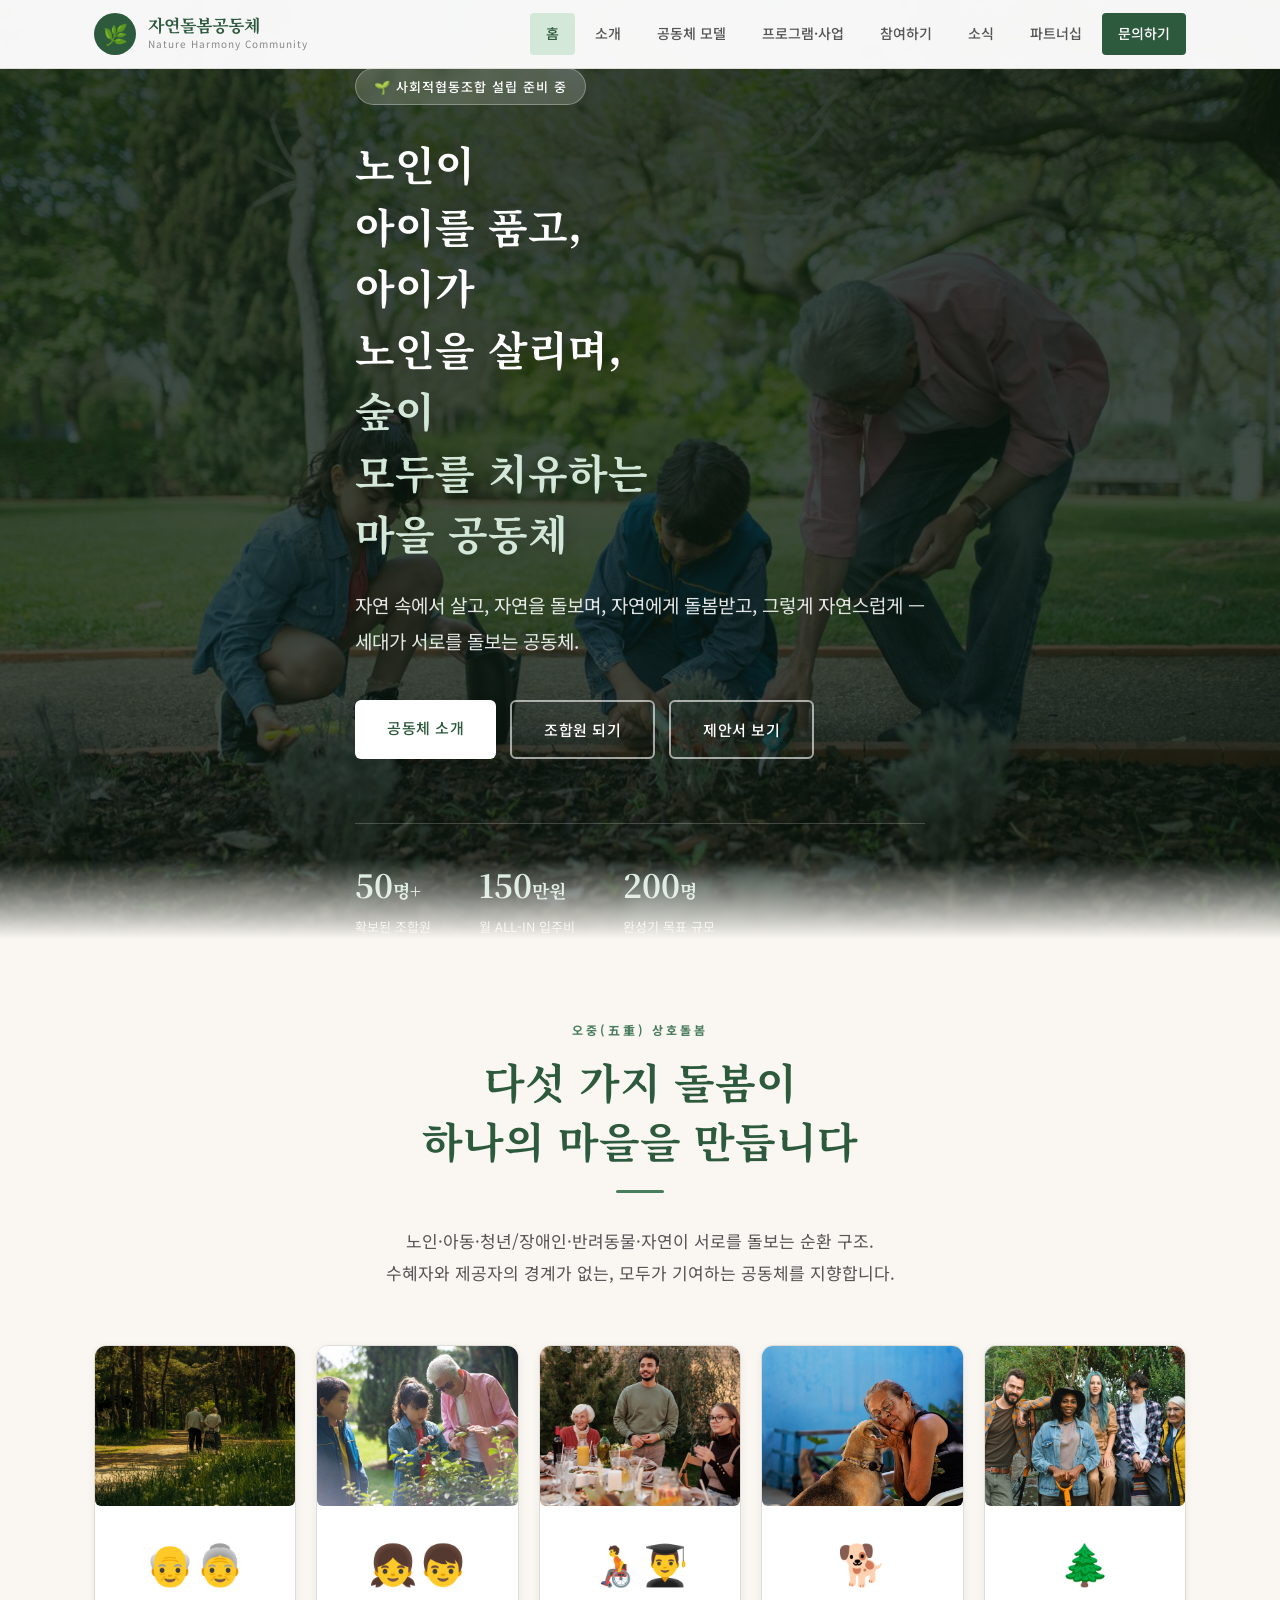
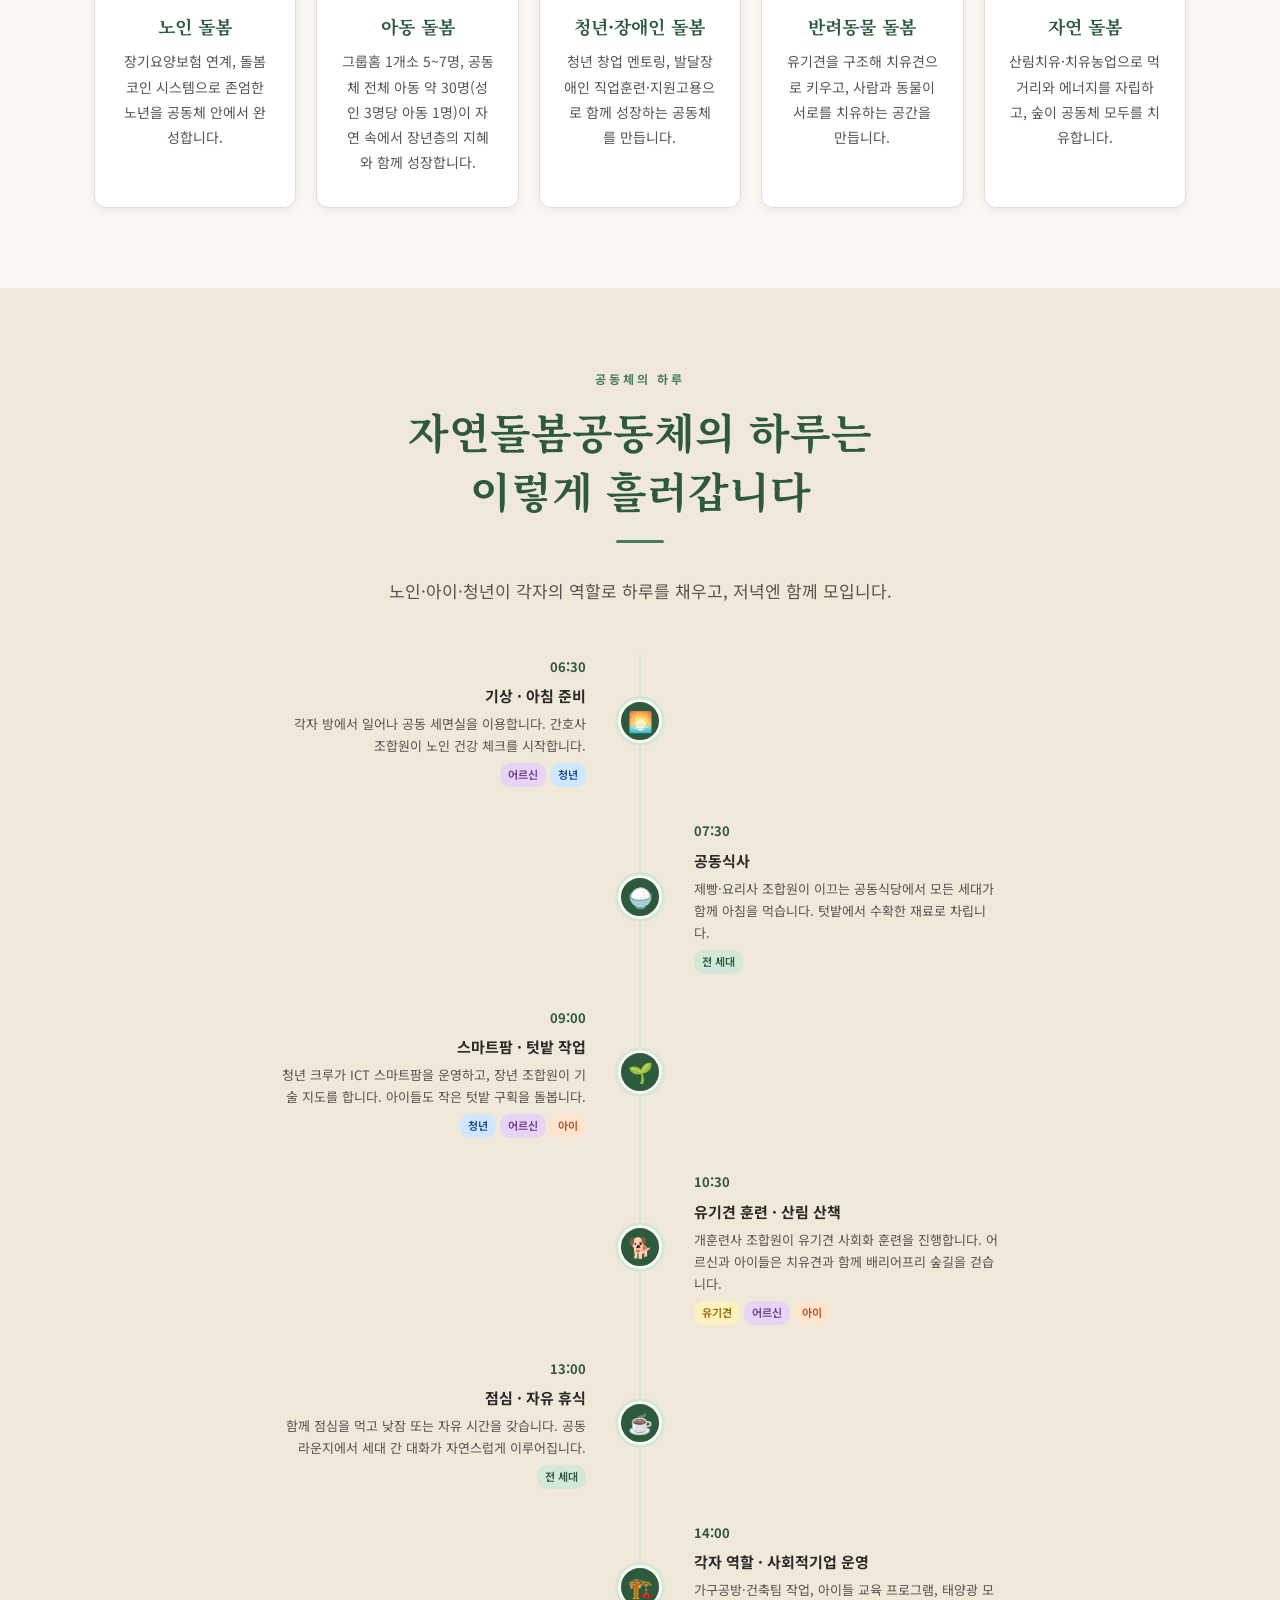
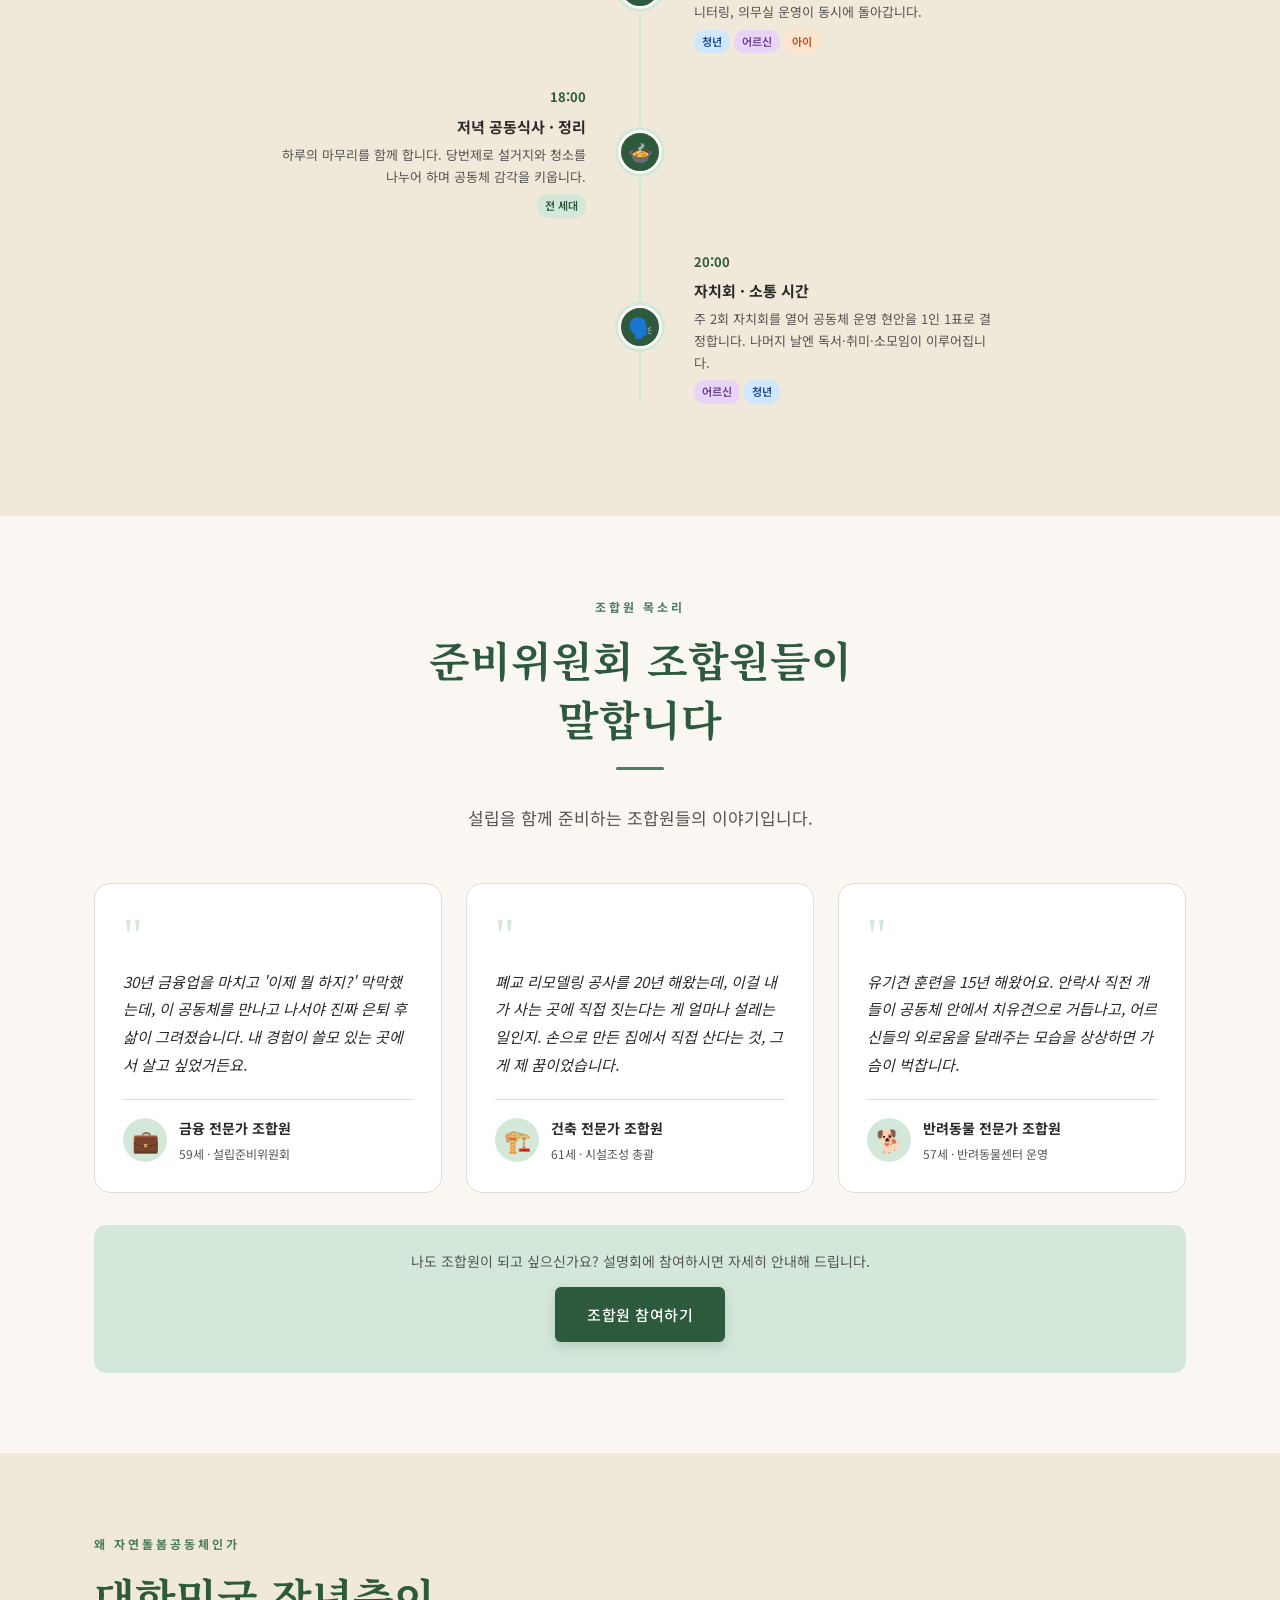
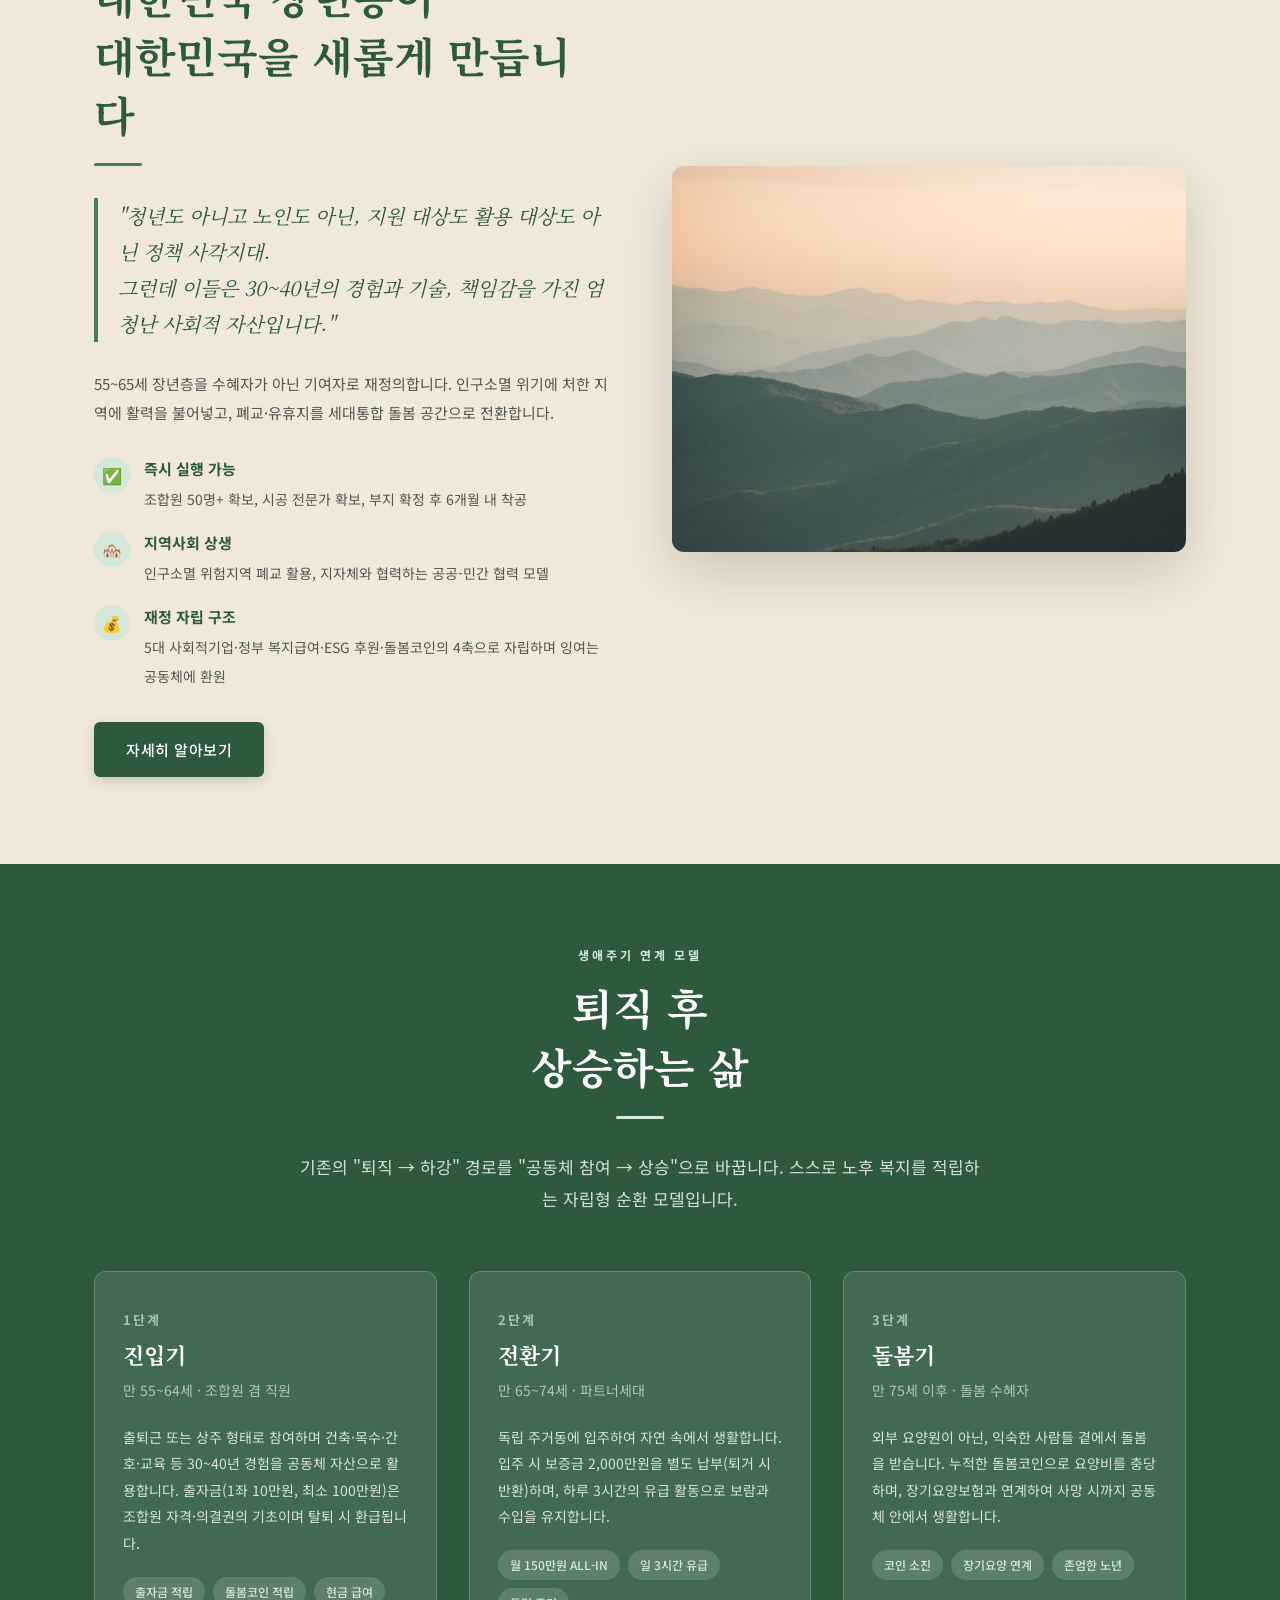
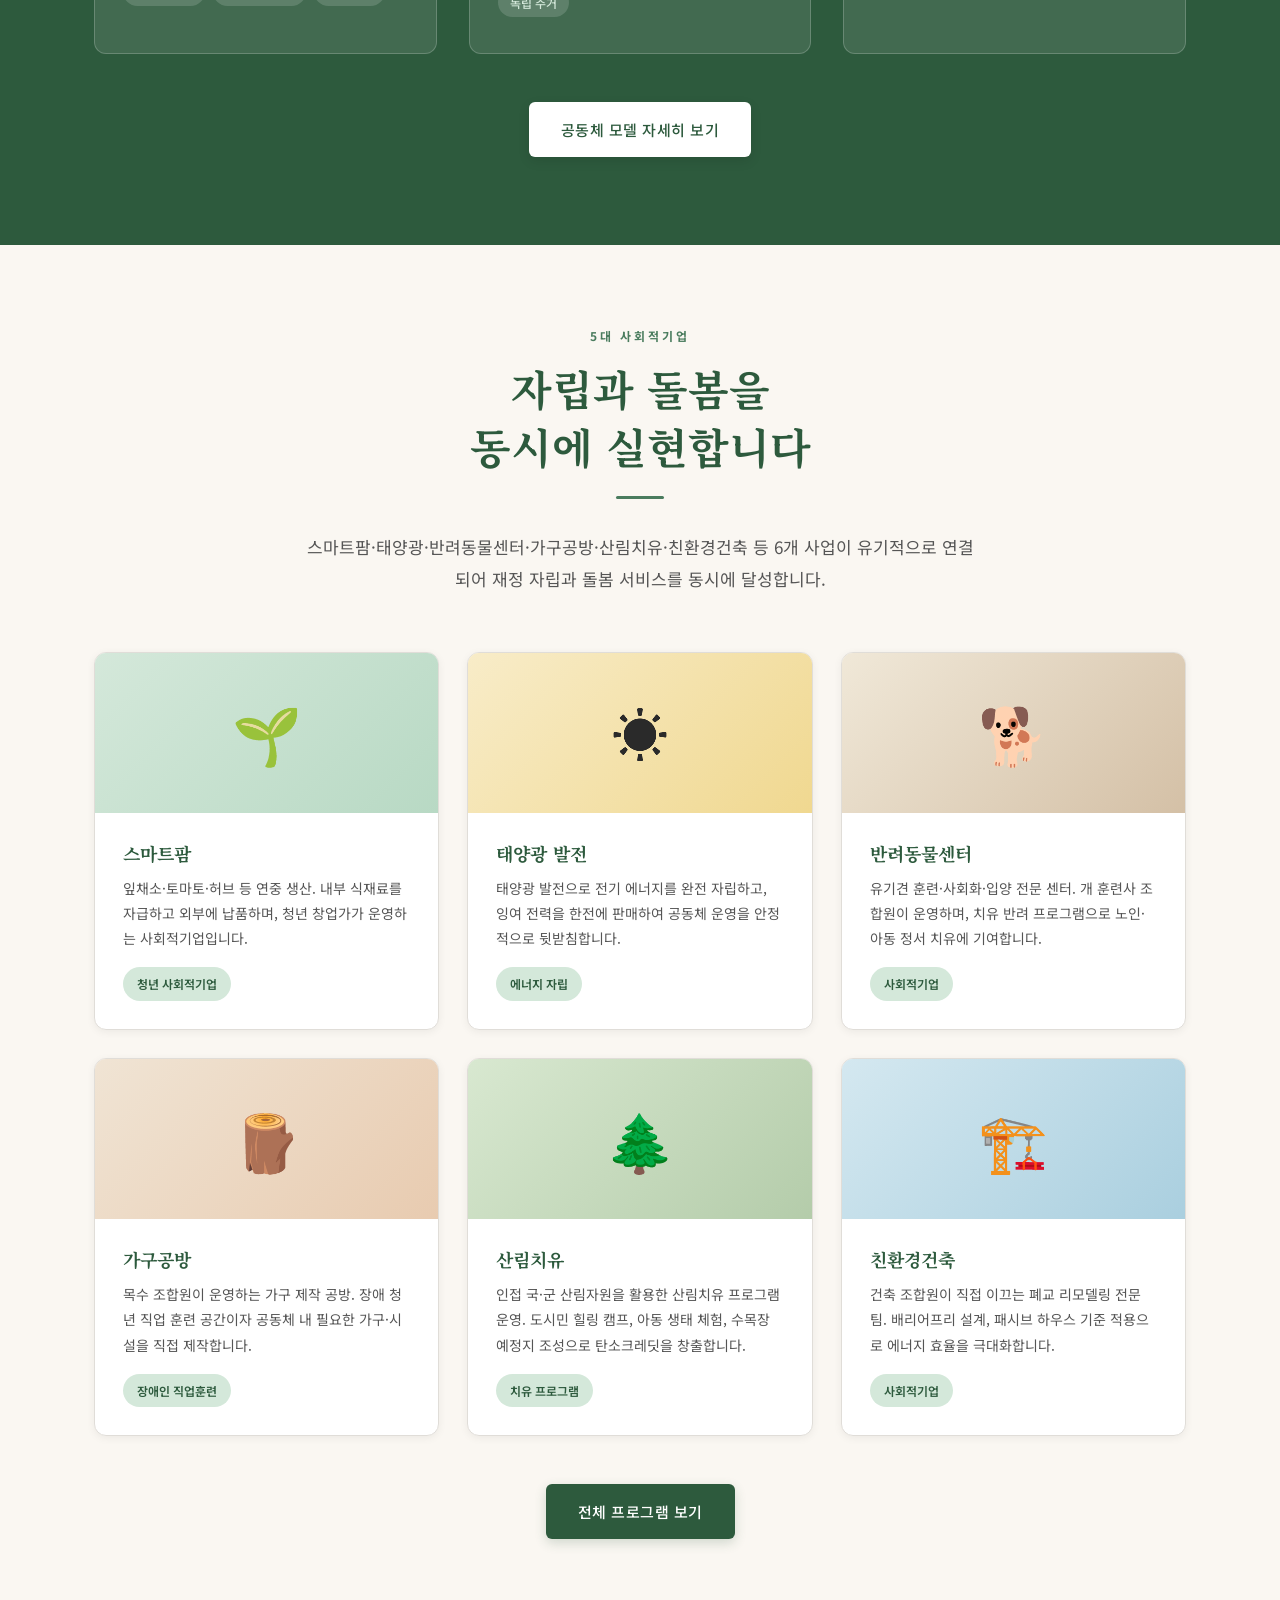
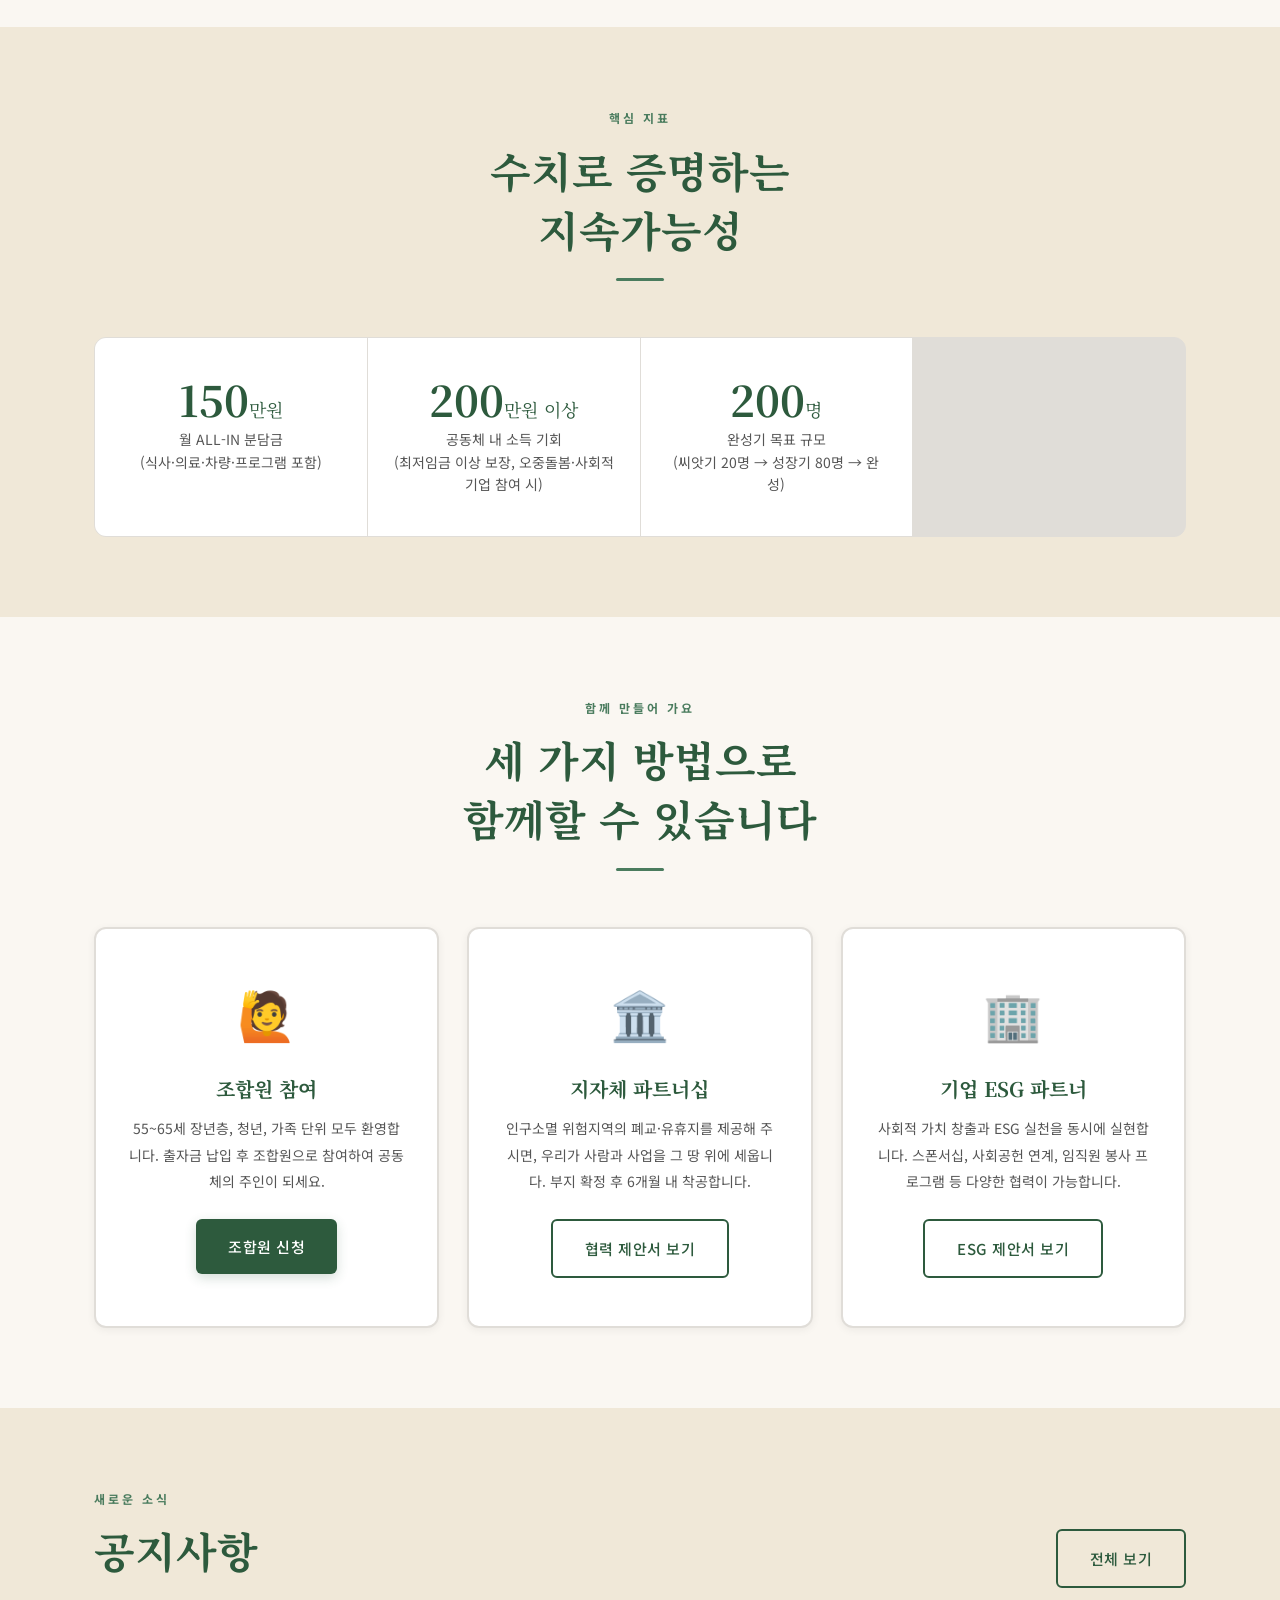
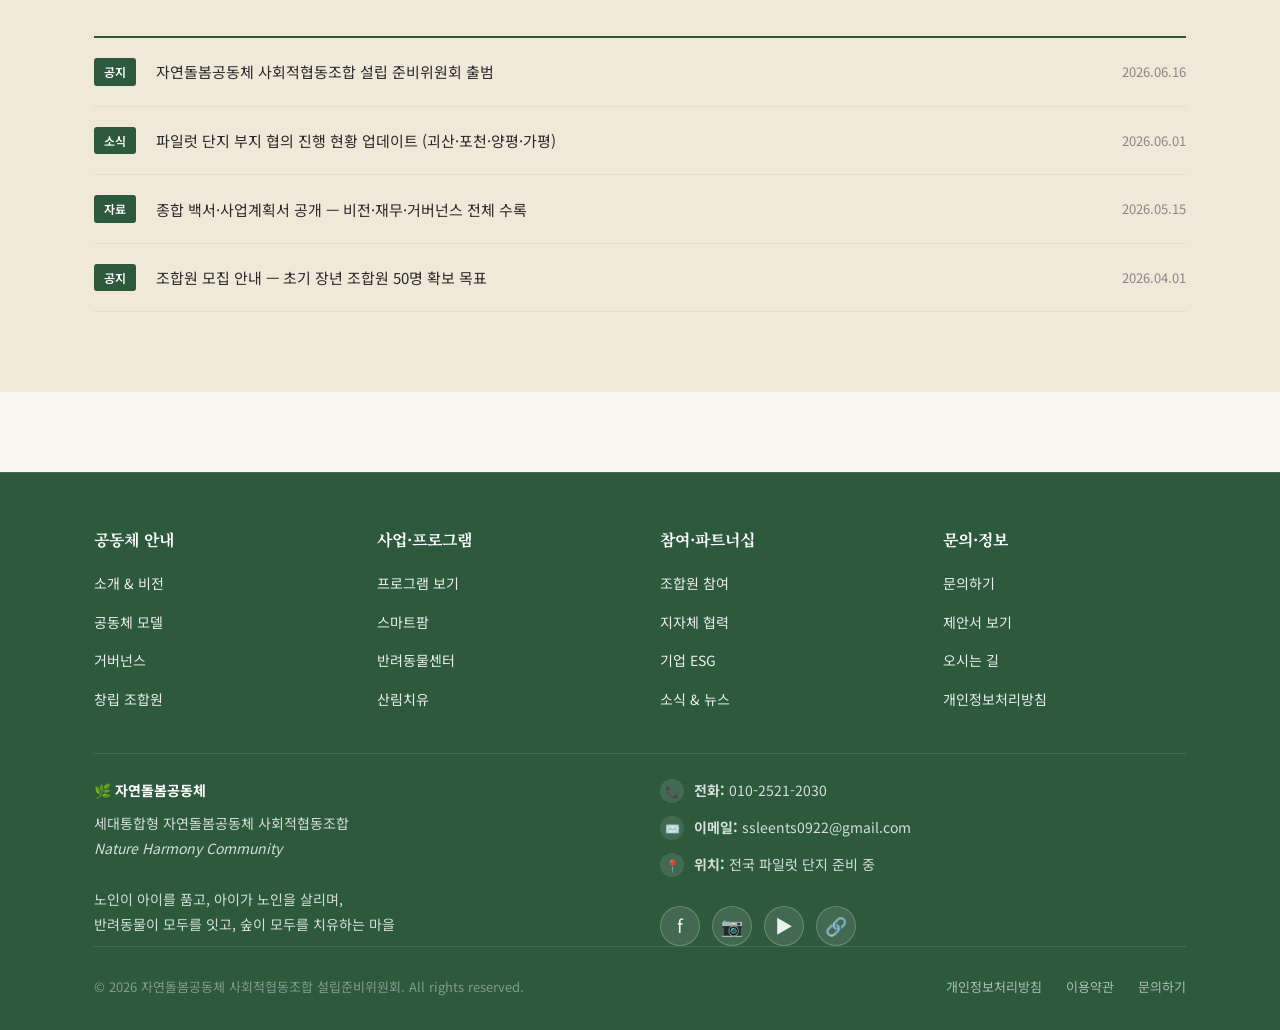
<file: index.html>
﻿<!DOCTYPE html>
<html lang="ko">
<head>
  <meta charset="UTF-8">
  <meta name="viewport" content="width=device-width, initial-scale=1.0">
  <title>자연돌봄공동체 — 세대통합형 자연돌봄공동체 사회적협동조합</title>
  <meta name="description" content="55~65세 장년층이 만드는 새로운 대한민국. 폐교·유휴지를 활용한 세대통합형 자연돌봄공동체 사회적협동조합입니다.">
  <link rel="stylesheet" href="style.css">
  <link rel="manifest" href="manifest.json">
  <meta name="theme-color" content="#2d5a3d">
  <meta name="apple-mobile-web-app-capable" content="yes">
  <meta name="apple-mobile-web-app-status-bar-style" content="black-translucent">
  <meta name="apple-mobile-web-app-title" content="자연돌봄공동체">
  <link rel="apple-touch-icon" href="images/icon-192.png">
</head>
<body>

<!-- ===== 네비게이션 ===== -->
<nav id="navbar">
  <div class="container">
    <div class="nav-inner">
      <a href="index.html" class="nav-logo">
        <div class="nav-logo-icon">🌿</div>
        <div class="nav-logo-text">
          <span class="nav-logo-main">자연돌봄공동체</span>
          <span class="nav-logo-sub">Nature Harmony Community</span>
        </div>
      </a>
      <ul class="nav-menu" id="navMenu">
        <li><a href="index.html" class="active">홈</a></li>
        <li><a href="about.html">소개</a></li>
        <li><a href="community.html">공동체 모델</a></li>
        <li><a href="programs.html">프로그램·사업</a></li>
        <li><a href="join.html">참여하기</a></li>
        <li><a href="news.html">소식</a></li>
        <li><a href="proposals.html">파트너십</a></li>
        <li><a href="contact.html" class="nav-cta">문의하기</a></li>
      </ul>
      <button class="nav-toggle" id="navToggle" aria-label="메뉴">
        <span></span><span></span><span></span>
      </button>
    </div>
  </div>
</nav>

<!-- ===== 히어로 ===== -->
<section id="hero">
  <div class="container">
    <div class="hero-inner">
    <div class="hero-content">
      <div class="hero-badge">🌱 사회적협동조합 설립 준비 중</div>
      <h1 class="hero-title">
        노인이<br>
        아이를 품고,<br>
        아이가<br>
        노인을 살리며,<br>
        <em>숲이<br>
        모두를 치유하는<br>
        마을 공동체</em>
      </h1>
      <p class="hero-desc">
        자연 속에서 살고, 자연을 돌보며, 자연에게 돌봄받고, 그렇게 자연스럽게 —<br>
        세대가 서로를 돌보는 공동체.
      </p>
      <div class="hero-buttons">
        <a href="about.html" class="btn btn-white">공동체 소개</a>
        <a href="join.html" class="btn btn-outline" style="color:white;border-color:rgba(255,255,255,0.6)">조합원 되기</a>
        <a href="proposals.html" class="btn btn-outline" style="color:white;border-color:rgba(255,255,255,0.6)">제안서 보기</a>
      </div>
      <div class="hero-stats">
        <div>
          <div class="hero-stat-num">50<span style="font-size:18px">명+</span></div>
          <div class="hero-stat-label">확보된 조합원</div>
        </div>
        <div>
          <div class="hero-stat-num">150<span style="font-size:18px">만원</span></div>
          <div class="hero-stat-label">월 ALL-IN 입주비</div>
        </div>
        <div>
          <div class="hero-stat-num">200<span style="font-size:18px">명</span></div>
          <div class="hero-stat-label">완성기 목표 규모</div>
        </div>
      </div>
    </div>


    </div><!-- /hero-inner -->
  </div>
</section>

<!-- ===== 5대(오중) 돌봄 비전 ===== -->
<section class="section">
  <div class="container">
    <div class="text-center fade-in">
      <div class="section-label">오중(五重) 상호돌봄</div>
      <h2 class="section-title">다섯 가지 돌봄이<br>하나의 마을을 만듭니다</h2>
      <div class="divider divider-center"></div>
      <p class="section-subtitle">
        노인·아동·청년/장애인·반려동물·자연이 서로를 돌보는 순환 구조.<br>
        수혜자와 제공자의 경계가 없는, 모두가 기여하는 공동체를 지향합니다.
      </p>
    </div>
    <div class="vision-grid">
      <div class="vision-card fade-in stagger-1">
        <div class="vision-card-img"><img src="images/forest-walk.jpg" alt="노인 부부 숲길 산책"></div>
        <div class="vision-icon">👴👵</div>
        <h3>노인 돌봄</h3>
        <p>장기요양보험 연계, 돌봄코인 시스템으로 존엄한 노년을 공동체 안에서 완성합니다.</p>
      </div>
      <div class="vision-card fade-in stagger-2">
        <div class="vision-card-img"><img src="images/garden-teach.jpg" alt="할아버지가 아이들에게 가드닝 지도"></div>
        <div class="vision-icon">👧👦</div>
        <h3>아동 돌봄</h3>
        <p>그룹홈 1개소 5~7명, 공동체 전체 아동 약 30명(성인 3명당 아동 1명)이 자연 속에서 장년층의 지혜와 함께 성장합니다.</p>
      </div>
      <div class="vision-card fade-in stagger-3">
        <div class="vision-card-img"><img src="images/community-meal.jpg" alt="청년과 어르신이 함께하는 모습"></div>
        <div class="vision-icon">🧑‍🦽👨‍🎓</div>
        <h3>청년·장애인 돌봄</h3>
        <p>청년 창업 멘토링, 발달장애인 직업훈련·지원고용으로 함께 성장하는 공동체를 만듭니다.</p>
      </div>
      <div class="vision-card fade-in stagger-4">
        <div class="vision-card-img"><img src="images/dog-therapy.jpg" alt="노인과 반려견의 교감"></div>
        <div class="vision-icon">🐕</div>
        <h3>반려동물 돌봄</h3>
        <p>유기견을 구조해 치유견으로 키우고, 사람과 동물이 서로를 치유하는 공간을 만듭니다.</p>
      </div>
      <div class="vision-card fade-in stagger-5">
        <div class="vision-card-img"><img src="images/farm-community.jpg" alt="공동체 농장에서 함께하는 모습"></div>
        <div class="vision-icon">🌲</div>
        <h3>자연 돌봄</h3>
        <p>산림치유·치유농업으로 먹거리와 에너지를 자립하고, 숲이 공동체 모두를 치유합니다.</p>
      </div>
    </div>
  </div>
</section>

<!-- ===== 하루 일과 타임라인 ===== -->
<section class="section section-alt">
  <div class="container">
    <div class="text-center fade-in">
      <div class="section-label">공동체의 하루</div>
      <h2 class="section-title">자연돌봄공동체의 하루는<br>이렇게 흘러갑니다</h2>
      <div class="divider divider-center"></div>
      <p class="section-subtitle">노인·아이·청년이 각자의 역할로 하루를 채우고, 저녁엔 함께 모입니다.</p>
    </div>
    <div style="position:relative;max-width:720px;margin:48px auto 0;">
      <!-- 세로선 -->
      <div style="position:absolute;left:50%;top:0;bottom:0;width:2px;background:var(--green-pale);transform:translateX(-50%);"></div>
      <style>
        .tl-item { display:grid; grid-template-columns:1fr 60px 1fr; gap:0; align-items:center; margin-bottom:32px; }
        .tl-left { text-align:right; padding-right:24px; }
        .tl-right { padding-left:24px; }
        .tl-dot { width:44px;height:44px;border-radius:50%;background:var(--green-deep);display:flex;align-items:center;justify-content:center;font-size:20px;margin:0 auto;border:3px solid var(--cream);box-shadow:0 0 0 3px var(--green-pale);z-index:1;position:relative; }
        .tl-time { font-size:13px;font-weight:700;color:var(--green-deep);margin-bottom:4px; }
        .tl-title { font-size:15px;font-weight:700;color:var(--text-dark);margin-bottom:4px; }
        .tl-desc { font-size:13px;color:var(--text-mid);line-height:1.7; }
        .tl-who { display:inline-flex;gap:4px;flex-wrap:wrap;margin-top:6px; }
        .tl-tag { font-size:11px;padding:2px 8px;border-radius:10px;font-weight:600; }
        .tl-tag.elder { background:#e8d5f5;color:#6a3a8a; }
        .tl-tag.child { background:#ffe4d0;color:#c04a20; }
        .tl-tag.youth { background:#d0e8ff;color:#1a4a8a; }
        .tl-tag.dog { background:#fff0c0;color:#8a6a00; }
        .tl-tag.all { background:var(--green-pale);color:var(--green-deep); }
        @media(max-width:640px){
          .tl-item{grid-template-columns:1fr;gap:8px;margin-bottom:24px;}
          .tl-left{text-align:left;padding-right:0;padding-left:56px;}
          .tl-right{padding-left:56px;}
          .tl-dot{position:absolute;left:0;width:36px;height:36px;font-size:16px;}
          .tl-item{position:relative;padding-left:0;}
        }
      </style>

      <div class="tl-item fade-in">
        <div class="tl-left">
          <div class="tl-time">06:30</div>
          <div class="tl-title">기상 · 아침 준비</div>
          <div class="tl-desc">각자 방에서 일어나 공동 세면실을 이용합니다. 간호사 조합원이 노인 건강 체크를 시작합니다.</div>
          <div class="tl-who"><span class="tl-tag elder">어르신</span><span class="tl-tag youth">청년</span></div>
        </div>
        <div class="tl-dot">🌅</div>
        <div class="tl-right"></div>
      </div>

      <div class="tl-item fade-in">
        <div class="tl-left"></div>
        <div class="tl-dot">🍚</div>
        <div class="tl-right">
          <div class="tl-time">07:30</div>
          <div class="tl-title">공동식사</div>
          <div class="tl-desc">제빵·요리사 조합원이 이끄는 공동식당에서 모든 세대가 함께 아침을 먹습니다. 텃밭에서 수확한 재료로 차립니다.</div>
          <div class="tl-who"><span class="tl-tag all">전 세대</span></div>
        </div>
      </div>

      <div class="tl-item fade-in">
        <div class="tl-left">
          <div class="tl-time">09:00</div>
          <div class="tl-title">스마트팜 · 텃밭 작업</div>
          <div class="tl-desc">청년 크루가 ICT 스마트팜을 운영하고, 장년 조합원이 기술 지도를 합니다. 아이들도 작은 텃밭 구획을 돌봅니다.</div>
          <div class="tl-who"><span class="tl-tag youth">청년</span><span class="tl-tag elder">어르신</span><span class="tl-tag child">아이</span></div>
        </div>
        <div class="tl-dot">🌱</div>
        <div class="tl-right"></div>
      </div>

      <div class="tl-item fade-in">
        <div class="tl-left"></div>
        <div class="tl-dot">🐕</div>
        <div class="tl-right">
          <div class="tl-time">10:30</div>
          <div class="tl-title">유기견 훈련 · 산림 산책</div>
          <div class="tl-desc">개훈련사 조합원이 유기견 사회화 훈련을 진행합니다. 어르신과 아이들은 치유견과 함께 배리어프리 숲길을 걷습니다.</div>
          <div class="tl-who"><span class="tl-tag dog">유기견</span><span class="tl-tag elder">어르신</span><span class="tl-tag child">아이</span></div>
        </div>
      </div>

      <div class="tl-item fade-in">
        <div class="tl-left">
          <div class="tl-time">13:00</div>
          <div class="tl-title">점심 · 자유 휴식</div>
          <div class="tl-desc">함께 점심을 먹고 낮잠 또는 자유 시간을 갖습니다. 공동 라운지에서 세대 간 대화가 자연스럽게 이루어집니다.</div>
          <div class="tl-who"><span class="tl-tag all">전 세대</span></div>
        </div>
        <div class="tl-dot">☕</div>
        <div class="tl-right"></div>
      </div>

      <div class="tl-item fade-in">
        <div class="tl-left"></div>
        <div class="tl-dot">🏗️</div>
        <div class="tl-right">
          <div class="tl-time">14:00</div>
          <div class="tl-title">각자 역할 · 사회적기업 운영</div>
          <div class="tl-desc">가구공방·건축팀 작업, 아이들 교육 프로그램, 태양광 모니터링, 의무실 운영이 동시에 돌아갑니다.</div>
          <div class="tl-who"><span class="tl-tag youth">청년</span><span class="tl-tag elder">어르신</span><span class="tl-tag child">아이</span></div>
        </div>
      </div>

      <div class="tl-item fade-in">
        <div class="tl-left">
          <div class="tl-time">18:00</div>
          <div class="tl-title">저녁 공동식사 · 정리</div>
          <div class="tl-desc">하루의 마무리를 함께 합니다. 당번제로 설거지와 청소를 나누어 하며 공동체 감각을 키웁니다.</div>
          <div class="tl-who"><span class="tl-tag all">전 세대</span></div>
        </div>
        <div class="tl-dot">🍲</div>
        <div class="tl-right"></div>
      </div>

      <div class="tl-item fade-in">
        <div class="tl-left"></div>
        <div class="tl-dot">🗣️</div>
        <div class="tl-right">
          <div class="tl-time">20:00</div>
          <div class="tl-title">자치회 · 소통 시간</div>
          <div class="tl-desc">주 2회 자치회를 열어 공동체 운영 현안을 1인 1표로 결정합니다. 나머지 날엔 독서·취미·소모임이 이루어집니다.</div>
          <div class="tl-who"><span class="tl-tag elder">어르신</span><span class="tl-tag youth">청년</span></div>
        </div>
      </div>

    </div>
  </div>
</section>

<!-- ===== 조합원 목소리 ===== -->
<section class="section">
  <div class="container">
    <div class="text-center fade-in">
      <div class="section-label">조합원 목소리</div>
      <h2 class="section-title">준비위원회 조합원들이<br>말합니다</h2>
      <div class="divider divider-center"></div>
      <p class="section-subtitle">설립을 함께 준비하는 조합원들의 이야기입니다.</p>
    </div>
    <div style="display:grid;grid-template-columns:repeat(3,1fr);gap:24px;margin-top:48px;">
      <style>
        .voice-card{background:var(--white);border:1px solid var(--border);border-radius:16px;padding:28px;position:relative;}
        .voice-quote{font-size:48px;color:var(--green-pale);line-height:1;margin-bottom:8px;font-family:serif;}
        .voice-text{font-size:15px;color:var(--text-dark);line-height:1.85;margin-bottom:20px;font-style:italic;}
        .voice-author{display:flex;align-items:center;gap:12px;border-top:1px solid var(--border);padding-top:16px;}
        .voice-avatar{width:44px;height:44px;border-radius:50%;background:var(--green-pale);display:flex;align-items:center;justify-content:center;font-size:22px;flex-shrink:0;}
        .voice-name{font-size:14px;font-weight:700;color:var(--text-dark);}
        .voice-role{font-size:12px;color:var(--text-mid);margin-top:2px;}
        @media(max-width:768px){.voice-card+.voice-card+.voice-card{display:none;}}
        @media(max-width:560px){div[style*="repeat(3,1fr)"]{grid-template-columns:1fr!important;}}
      </style>
      <div class="voice-card fade-in stagger-1">
        <div class="voice-quote">"</div>
        <p class="voice-text">30년 금융업을 마치고 '이제 뭘 하지?' 막막했는데, 이 공동체를 만나고 나서야 진짜 은퇴 후 삶이 그려졌습니다. 내 경험이 쓸모 있는 곳에서 살고 싶었거든요.</p>
        <div class="voice-author">
          <div class="voice-avatar">💼</div>
          <div>
            <div class="voice-name">금융 전문가 조합원</div>
            <div class="voice-role">59세 · 설립준비위원회</div>
          </div>
        </div>
      </div>
      <div class="voice-card fade-in stagger-2">
        <div class="voice-quote">"</div>
        <p class="voice-text">폐교 리모델링 공사를 20년 해왔는데, 이걸 내가 사는 곳에 직접 짓는다는 게 얼마나 설레는 일인지. 손으로 만든 집에서 직접 산다는 것, 그게 제 꿈이었습니다.</p>
        <div class="voice-author">
          <div class="voice-avatar">🏗️</div>
          <div>
            <div class="voice-name">건축 전문가 조합원</div>
            <div class="voice-role">61세 · 시설조성 총괄</div>
          </div>
        </div>
      </div>
      <div class="voice-card fade-in stagger-3">
        <div class="voice-quote">"</div>
        <p class="voice-text">유기견 훈련을 15년 해왔어요. 안락사 직전 개들이 공동체 안에서 치유견으로 거듭나고, 어르신들의 외로움을 달래주는 모습을 상상하면 가슴이 벅찹니다.</p>
        <div class="voice-author">
          <div class="voice-avatar">🐕</div>
          <div>
            <div class="voice-name">반려동물 전문가 조합원</div>
            <div class="voice-role">57세 · 반려동물센터 운영</div>
          </div>
        </div>
      </div>
    </div>
    <div style="margin-top:32px;text-align:center;padding:24px;background:var(--green-pale);border-radius:12px;">
      <p style="font-size:14px;color:var(--text-mid);margin-bottom:12px;">나도 조합원이 되고 싶으신가요? 설명회에 참여하시면 자세히 안내해 드립니다.</p>
      <a href="join.html" class="btn btn-primary">조합원 참여하기</a>
    </div>
  </div>
</section>

<!-- ===== 소개 ===== -->
<section class="section section-alt">
  <div class="container">
    <div class="intro-grid">
      <div class="fade-in">
        <div class="section-label">왜 자연돌봄공동체인가</div>
        <h2 class="section-title">대한민국 장년층이<br>대한민국을 새롭게 만듭니다</h2>
        <div class="divider"></div>
        <blockquote class="intro-quote">
          "청년도 아니고 노인도 아닌, 지원 대상도 활용 대상도 아닌 정책 사각지대.<br>
          그런데 이들은 30~40년의 경험과 기술, 책임감을 가진 엄청난 사회적 자산입니다."
        </blockquote>
        <p style="color:var(--text-mid);font-size:15px;line-height:1.9;margin-bottom:24px;">
          55~65세 장년층을 수혜자가 아닌 기여자로 재정의합니다.
          인구소멸 위기에 처한 지역에 활력을 불어넣고,
          폐교·유휴지를 세대통합 돌봄 공간으로 전환합니다.
        </p>
        <div class="intro-features">
          <div class="intro-feature">
            <div class="intro-feature-icon">✅</div>
            <div class="intro-feature-text">
              <strong>즉시 실행 가능</strong>
              <span>조합원 50명+ 확보, 시공 전문가 확보, 부지 확정 후 6개월 내 착공</span>
            </div>
          </div>
          <div class="intro-feature">
            <div class="intro-feature-icon">🏘️</div>
            <div class="intro-feature-text">
              <strong>지역사회 상생</strong>
              <span>인구소멸 위험지역 폐교 활용, 지자체와 협력하는 공공-민간 협력 모델</span>
            </div>
          </div>
          <div class="intro-feature">
            <div class="intro-feature-icon">💰</div>
            <div class="intro-feature-text">
              <strong>재정 자립 구조</strong>
              <span>5대 사회적기업·정부 복지급여·ESG 후원·돌봄코인의 4축으로 자립하며 잉여는 공동체에 환원</span>
            </div>
          </div>
        </div>
        <div style="margin-top:32px;">
          <a href="about.html" class="btn btn-primary">자세히 알아보기</a>
        </div>
      </div>
      <div class="fade-in stagger-2">
        <div class="intro-image">
          <img src="images/community.jpg" alt="자연돌봄공동체" onerror="this.style.display='none'">
          <span style="display:none" id="fallback-img">🏡</span>
        </div>
        <script>
          document.querySelector('.intro-image img').addEventListener('error', function(){
            this.style.display='none';
            document.getElementById('fallback-img').style.display='block';
          });
        </script>
      </div>
    </div>
  </div>
</section>

<!-- ===== 생애주기 3단계 ===== -->
<section class="section section-green">
  <div class="container">
    <div class="text-center fade-in">
      <div class="section-label">생애주기 연계 모델</div>
      <h2 class="section-title">퇴직 후<br>상승하는 삶</h2>
      <div class="divider divider-center" style="background:var(--green-pale)"></div>
      <p class="section-subtitle">
        기존의 "퇴직 → 하강" 경로를 "공동체 참여 → 상승"으로 바꿉니다.
        스스로 노후 복지를 적립하는 자립형 순환 모델입니다.
      </p>
    </div>
    <div class="lifecycle-grid">
      <div class="lifecycle-card fade-in stagger-1">
        <div class="lifecycle-step">1단계</div>
        <h3>진입기</h3>
        <div class="lifecycle-age">만 55~64세 · 조합원 겸 직원</div>
        <p>출퇴근 또는 상주 형태로 참여하며 건축·목수·간호·교육 등 30~40년 경험을 공동체 자산으로 활용합니다. 출자금(1좌 10만원, 최소 100만원)은 조합원 자격·의결권의 기초이며 탈퇴 시 환급됩니다.</p>
        <div class="lifecycle-tags">
          <span class="lifecycle-tag">출자금 적립</span>
          <span class="lifecycle-tag">돌봄코인 적립</span>
          <span class="lifecycle-tag">현금 급여</span>
        </div>
      </div>
      <div class="lifecycle-card fade-in stagger-2">
        <div class="lifecycle-step">2단계</div>
        <h3>전환기</h3>
        <div class="lifecycle-age">만 65~74세 · 파트너세대</div>
        <p>독립 주거동에 입주하여 자연 속에서 생활합니다. 입주 시 보증금 2,000만원을 별도 납부(퇴거 시 반환)하며, 하루 3시간의 유급 활동으로 보람과 수입을 유지합니다.</p>
        <div class="lifecycle-tags">
          <span class="lifecycle-tag">월 150만원 ALL-IN</span>
          <span class="lifecycle-tag">일 3시간 유급</span>
          <span class="lifecycle-tag">독립 주거</span>
        </div>
      </div>
      <div class="lifecycle-card fade-in stagger-3">
        <div class="lifecycle-step">3단계</div>
        <h3>돌봄기</h3>
        <div class="lifecycle-age">만 75세 이후 · 돌봄 수혜자</div>
        <p>외부 요양원이 아닌, 익숙한 사람들 곁에서 돌봄을 받습니다. 누적한 돌봄코인으로 요양비를 충당하며, 장기요양보험과 연계하여 사망 시까지 공동체 안에서 생활합니다.</p>
        <div class="lifecycle-tags">
          <span class="lifecycle-tag">코인 소진</span>
          <span class="lifecycle-tag">장기요양 연계</span>
          <span class="lifecycle-tag">존엄한 노년</span>
        </div>
      </div>
    </div>
    <div class="text-center" style="margin-top:48px;">
      <a href="community.html" class="btn btn-white">공동체 모델 자세히 보기</a>
    </div>
  </div>
</section>

<!-- ===== 핵심 사업 프로그램 ===== -->
<section class="section">
  <div class="container">
    <div class="text-center fade-in">
      <div class="section-label">5대 사회적기업</div>
      <h2 class="section-title">자립과 돌봄을<br>동시에 실현합니다</h2>
      <div class="divider divider-center"></div>
      <p class="section-subtitle">
        스마트팜·태양광·반려동물센터·가구공방·산림치유·친환경건축 등
        6개 사업이 유기적으로 연결되어 재정 자립과 돌봄 서비스를 동시에 달성합니다.
      </p>
    </div>
    <div class="programs-grid">
      <div class="program-card fade-in stagger-1">
        <div class="program-card-header green">🌱</div>
        <div class="program-card-body">
          <h3>스마트팜</h3>
          <p>잎채소·토마토·허브 등 연중 생산. 내부 식재료를 자급하고 외부에 납품하며, 청년 창업가가 운영하는 사회적기업입니다.</p>
          <span class="program-badge">청년 사회적기업</span>
        </div>
      </div>
      <div class="program-card fade-in stagger-2">
        <div class="program-card-header sun">☀️</div>
        <div class="program-card-body">
          <h3>태양광 발전</h3>
          <p>태양광 발전으로 전기 에너지를 완전 자립하고, 잉여 전력을 한전에 판매하여 공동체 운영을 안정적으로 뒷받침합니다.</p>
          <span class="program-badge">에너지 자립</span>
        </div>
      </div>
      <div class="program-card fade-in stagger-3">
        <div class="program-card-header earth">🐕</div>
        <div class="program-card-body">
          <h3>반려동물센터</h3>
          <p>유기견 훈련·사회화·입양 전문 센터. 개 훈련사 조합원이 운영하며, 치유 반려 프로그램으로 노인·아동 정서 치유에 기여합니다.</p>
          <span class="program-badge">사회적기업</span>
        </div>
      </div>
      <div class="program-card fade-in stagger-1">
        <div class="program-card-header warm">🪵</div>
        <div class="program-card-body">
          <h3>가구공방</h3>
          <p>목수 조합원이 운영하는 가구 제작 공방. 장애 청년 직업 훈련 공간이자 공동체 내 필요한 가구·시설을 직접 제작합니다.</p>
          <span class="program-badge">장애인 직업훈련</span>
        </div>
      </div>
      <div class="program-card fade-in stagger-2">
        <div class="program-card-header forest">🌲</div>
        <div class="program-card-body">
          <h3>산림치유</h3>
          <p>인접 국·군 산림자원을 활용한 산림치유 프로그램 운영. 도시민 힐링 캠프, 아동 생태 체험, 수목장 예정지 조성으로 탄소크레딧을 창출합니다.</p>
          <span class="program-badge">치유 프로그램</span>
        </div>
      </div>
      <div class="program-card fade-in stagger-3">
        <div class="program-card-header blue">🏗️</div>
        <div class="program-card-body">
          <h3>친환경건축</h3>
          <p>건축 조합원이 직접 이끄는 폐교 리모델링 전문 팀. 배리어프리 설계, 패시브 하우스 기준 적용으로 에너지 효율을 극대화합니다.</p>
          <span class="program-badge">사회적기업</span>
        </div>
      </div>
    </div>
    <div class="text-center" style="margin-top:48px;">
      <a href="programs.html" class="btn btn-primary">전체 프로그램 보기</a>
    </div>
  </div>
</section>

<!-- ===== 핵심 수치 ===== -->
<section class="section section-alt">
  <div class="container">
    <div class="text-center fade-in">
      <div class="section-label">핵심 지표</div>
      <h2 class="section-title">수치로 증명하는<br>지속가능성</h2>
      <div class="divider divider-center"></div>
    </div>
    <div class="stats-grid fade-in">
      <div class="stat-item">
        <div class="stat-num">150<span class="stat-unit">만원</span></div>
        <div class="stat-label">월 ALL-IN 분담금<br>(식사·의료·차량·프로그램 포함)</div>
      </div>
      <div class="stat-item">
        <div class="stat-num">200<span class="stat-unit">만원 이상</span></div>
        <div class="stat-label">공동체 내 소득 기회<br>(최저임금 이상 보장, 오중돌봄·사회적기업 참여 시)</div>
      </div>
      <div class="stat-item">
        <div class="stat-num">200<span class="stat-unit">명</span></div>
        <div class="stat-label">완성기 목표 규모<br>(씨앗기 20명 → 성장기 80명 → 완성)</div>
      </div>
    </div>
  </div>
</section>

<!-- ===== 참여 안내 ===== -->
<section class="section">
  <div class="container">
    <div class="text-center fade-in">
      <div class="section-label">함께 만들어 가요</div>
      <h2 class="section-title">세 가지 방법으로<br>함께할 수 있습니다</h2>
      <div class="divider divider-center"></div>
    </div>
    <div class="join-grid">
      <div class="join-card fade-in stagger-1">
        <div class="join-card-icon">🙋</div>
        <h3>조합원 참여</h3>
        <p>55~65세 장년층, 청년, 가족 단위 모두 환영합니다. 출자금 납입 후 조합원으로 참여하여 공동체의 주인이 되세요.</p>
        <a href="join.html#member" class="btn btn-primary">조합원 신청</a>
      </div>
      <div class="join-card fade-in stagger-2">
        <div class="join-card-icon">🏛️</div>
        <h3>지자체 파트너십</h3>
        <p>인구소멸 위험지역의 폐교·유휴지를 제공해 주시면, 우리가 사람과 사업을 그 땅 위에 세웁니다. 부지 확정 후 6개월 내 착공합니다.</p>
        <a href="join.html#local-gov" class="btn btn-outline">협력 제안서 보기</a>
      </div>
      <div class="join-card fade-in stagger-3">
        <div class="join-card-icon">🏢</div>
        <h3>기업 ESG 파트너</h3>
        <p>사회적 가치 창출과 ESG 실천을 동시에 실현합니다. 스폰서십, 사회공헌 연계, 임직원 봉사 프로그램 등 다양한 협력이 가능합니다.</p>
        <a href="join.html#corporate" class="btn btn-outline">ESG 제안서 보기</a>
      </div>
    </div>
  </div>
</section>

<!-- ===== 공지사항 미리보기 ===== -->
<section class="section section-alt">
  <div class="container">
    <div style="display:flex;justify-content:space-between;align-items:flex-end;margin-bottom:8px;">
      <div>
        <div class="section-label">새로운 소식</div>
        <h2 class="section-title">공지사항</h2>
      </div>
      <a href="news.html" class="btn btn-outline" style="margin-bottom:8px;">전체 보기</a>
    </div>
    <div class="notice-list">
      <div class="notice-item">
        <span class="notice-badge">공지</span>
        <span class="notice-title">자연돌봄공동체 사회적협동조합 설립 준비위원회 출범</span>
        <span class="notice-date">2026.06.16</span>
      </div>
      <div class="notice-item">
        <span class="notice-badge">소식</span>
        <span class="notice-title">파일럿 단지 부지 협의 진행 현황 업데이트 (괴산·포천·양평·가평)</span>
        <span class="notice-date">2026.06.01</span>
      </div>
      <div class="notice-item">
        <span class="notice-badge">자료</span>
        <span class="notice-title">종합 백서·사업계획서 공개 — 비전·재무·거버넌스 전체 수록</span>
        <span class="notice-date">2026.05.15</span>
      </div>
      <div class="notice-item">
        <span class="notice-badge">공지</span>
        <span class="notice-title">조합원 모집 안내 — 초기 장년 조합원 50명 확보 목표</span>
        <span class="notice-date">2026.04.01</span>
      </div>
    </div>
  </div>
</section>

<!-- ===== 푸터 ===== -->
<footer>
  <div class="container">
    <div class="footer-main">
      <div class="footer-section">
        <h3>공동체 안내</h3>
        <ul>
          <li><a href="about.html">소개 &amp; 비전</a></li>
          <li><a href="community.html">공동체 모델</a></li>
          <li><a href="about.html#governance">거버넌스</a></li>
          <li><a href="about.html#members">창립 조합원</a></li>
        </ul>
      </div>
      <div class="footer-section">
        <h3>사업·프로그램</h3>
        <ul>
          <li><a href="programs.html">프로그램 보기</a></li>
          <li><a href="programs.html#smartfarm">스마트팜</a></li>
          <li><a href="programs.html#animals">반려동물센터</a></li>
          <li><a href="programs.html#forest">산림치유</a></li>
        </ul>
      </div>
      <div class="footer-section">
        <h3>참여·파트너십</h3>
        <ul>
          <li><a href="join.html">조합원 참여</a></li>
          <li><a href="join.html#local-gov">지자체 협력</a></li>
          <li><a href="join.html#corporate">기업 ESG</a></li>
          <li><a href="news.html">소식 &amp; 뉴스</a></li>
        </ul>
      </div>
      <div class="footer-section">
        <h3>문의·정보</h3>
        <ul>
          <li><a href="contact.html">문의하기</a></li>
          <li><a href="proposals.html">제안서 보기</a></li>
          <li><a href="contact.html#location">오시는 길</a></li>
          <li><a href="javascript:void(0);">개인정보처리방침</a></li>
        </ul>
      </div>
    </div>
    
    <div class="footer-about">
      <div class="footer-about-text">
        <strong>🌿 자연돌봄공동체</strong>
        세대통합형 자연돌봄공동체 사회적협동조합<br>
        <em>Nature Harmony Community</em><br><br>
        노인이 아이를 품고, 아이가 노인을 살리며,<br>
        반려동물이 모두를 잇고, 숲이 모두를 치유하는 마을
      </div>
      <div class="footer-contact">
        <div class="footer-contact-item">
          <span class="footer-contact-icon">📞</span>
          <span><strong>전화:</strong> 010-2521-2030</span>
        </div>
        <div class="footer-contact-item">
          <span class="footer-contact-icon">✉️</span>
          <span><strong>이메일:</strong> ssleents0922@gmail.com</span>
        </div>
        <div class="footer-contact-item">
          <span class="footer-contact-icon">📍</span>
          <span><strong>위치:</strong> 전국 파일럿 단지 준비 중</span>
        </div>
        <div class="footer-social">
          <a href="javascript:void(0);" class="footer-social-link" title="Facebook" aria-label="Facebook">f</a>
          <a href="javascript:void(0);" class="footer-social-link" title="Instagram" aria-label="Instagram">📷</a>
          <a href="javascript:void(0);" class="footer-social-link" title="YouTube" aria-label="YouTube">▶️</a>
          <a href="javascript:void(0);" class="footer-social-link" title="Naver Blog" aria-label="Naver Blog">🔗</a>
        </div>
      </div>
    </div>
    
    <div class="footer-bottom">
      <div>© 2026 자연돌봄공동체 사회적협동조합 설립준비위원회. All rights reserved.</div>
      <nav class="footer-bottom-nav">
        <a href="javascript:void(0);">개인정보처리방침</a>
        <a href="javascript:void(0);">이용약관</a>
        <a href="contact.html">문의하기</a>
      </nav>
    </div>
  </div>
</footer>

<script>
  // 네비게이션 스크롤 효과
  const navbar = document.getElementById('navbar');
  window.addEventListener('scroll', () => {
    navbar.classList.toggle('scrolled', window.scrollY > 20);
  });

  // 모바일 메뉴 토글
  document.getElementById('navToggle').addEventListener('click', () => {
    document.getElementById('navMenu').classList.toggle('open');
  });

  // 서비스 워커 등록
  if ('serviceWorker' in navigator) {
    navigator.serviceWorker.register('/sw.js').catch(() => {});
  }

  // 페이드인 애니메이션
  const observer = new IntersectionObserver((entries) => {
    entries.forEach(e => {
      if (e.isIntersecting) e.target.classList.add('visible');
    });
  }, { threshold: 0.1 });

  document.querySelectorAll('.fade-in').forEach(el => observer.observe(el));
</script>
</body>
</html>
</file>
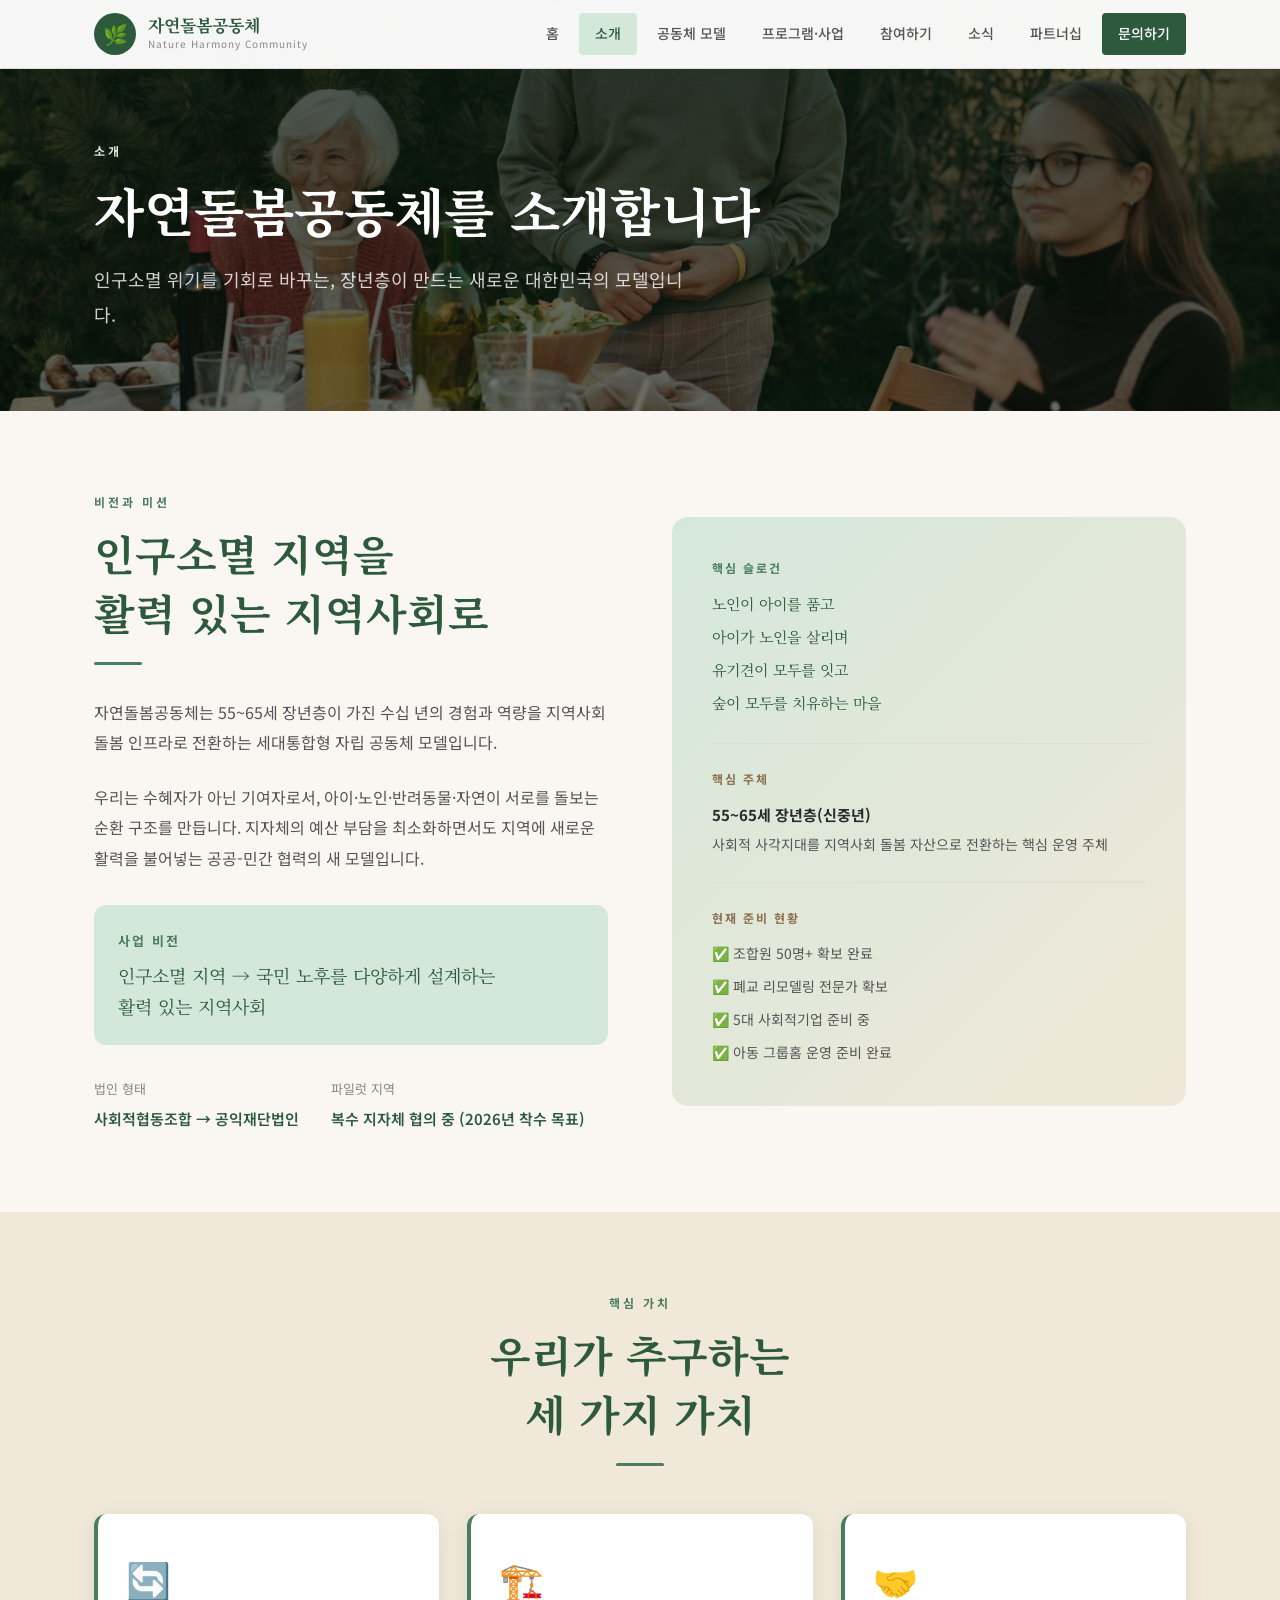
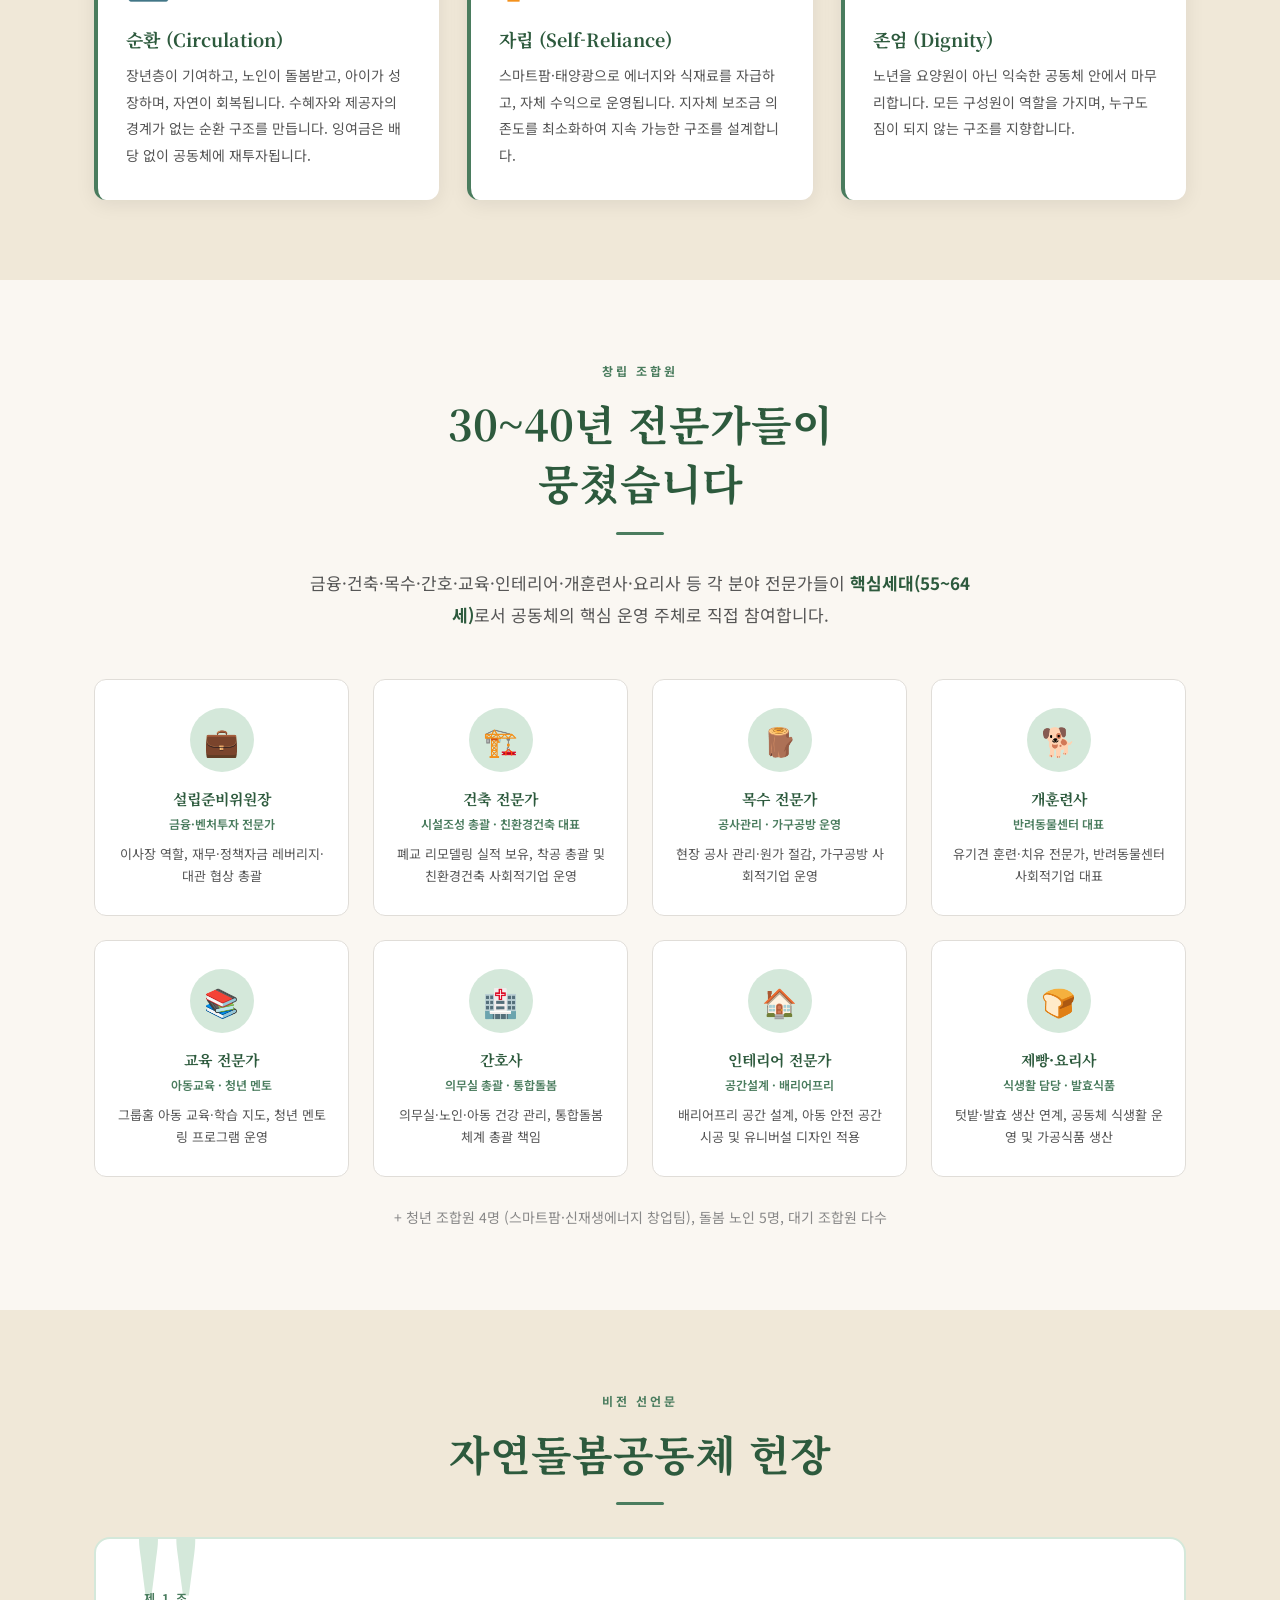
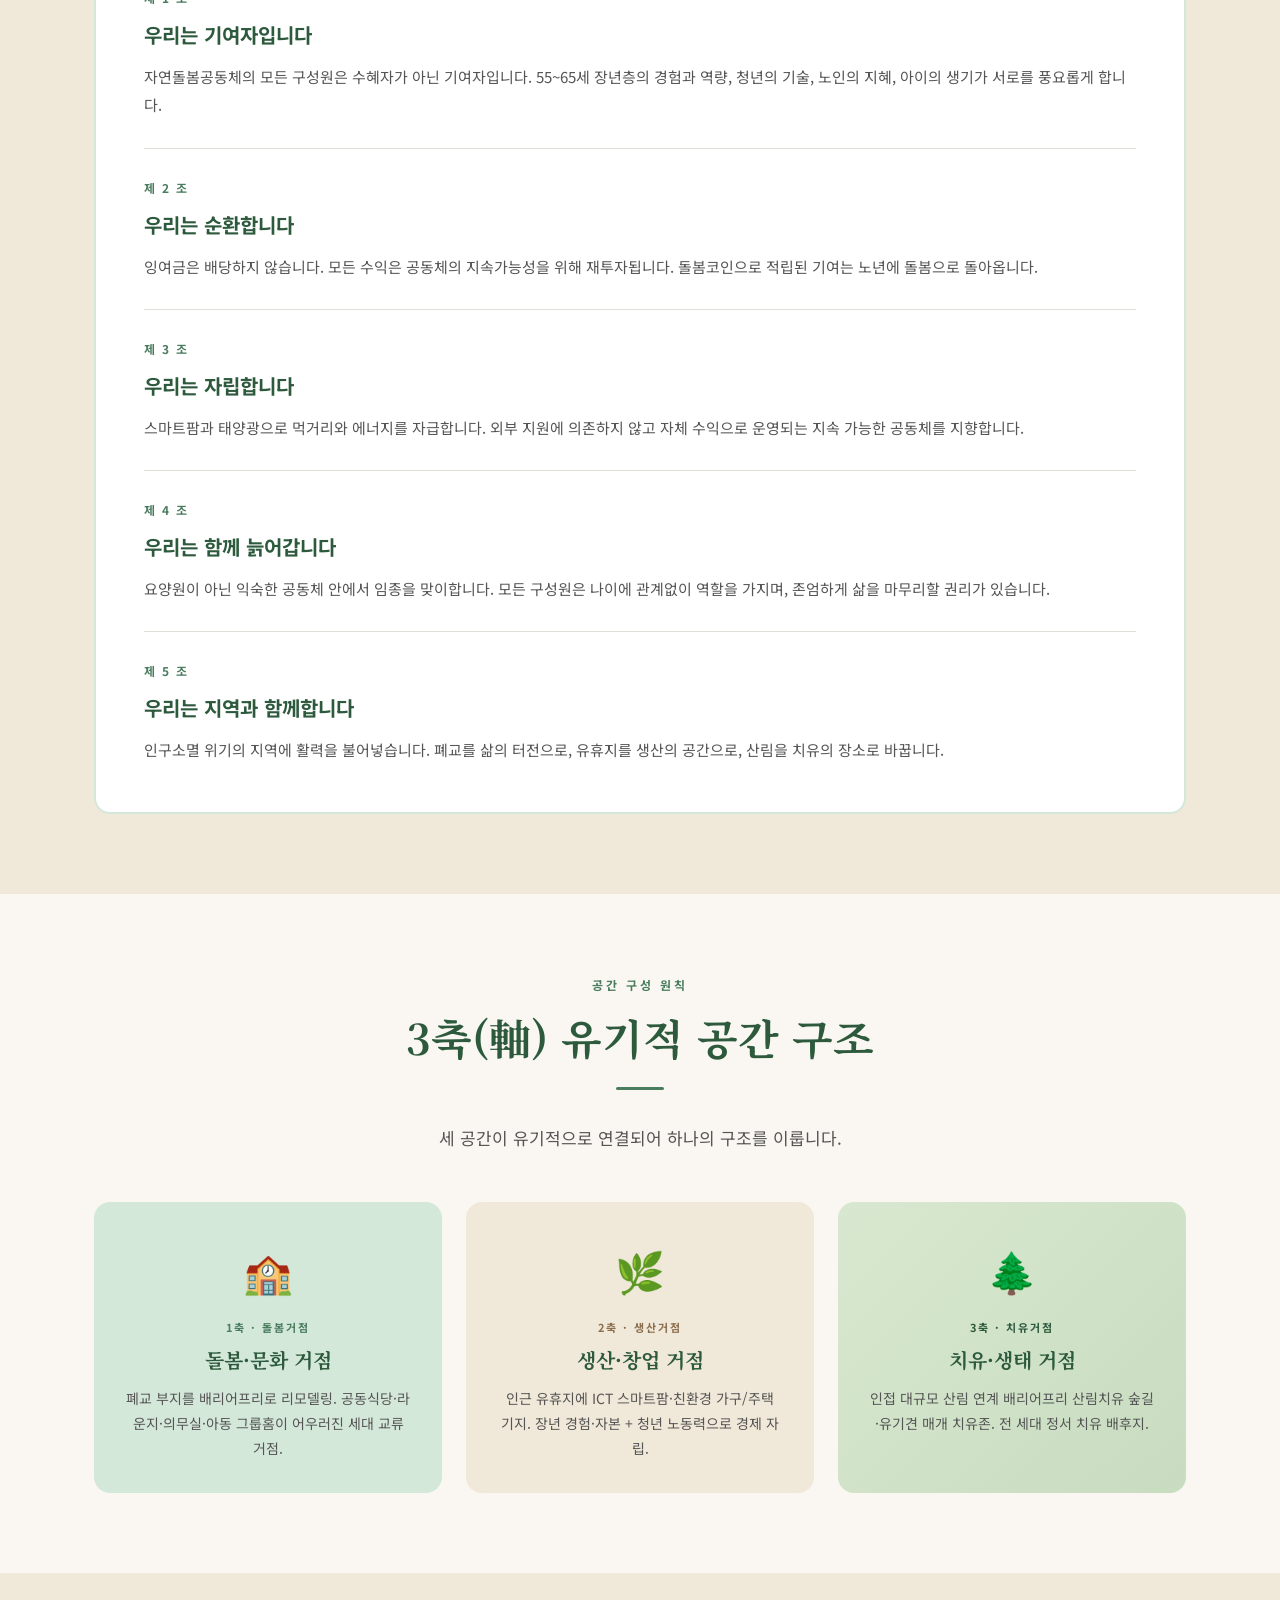
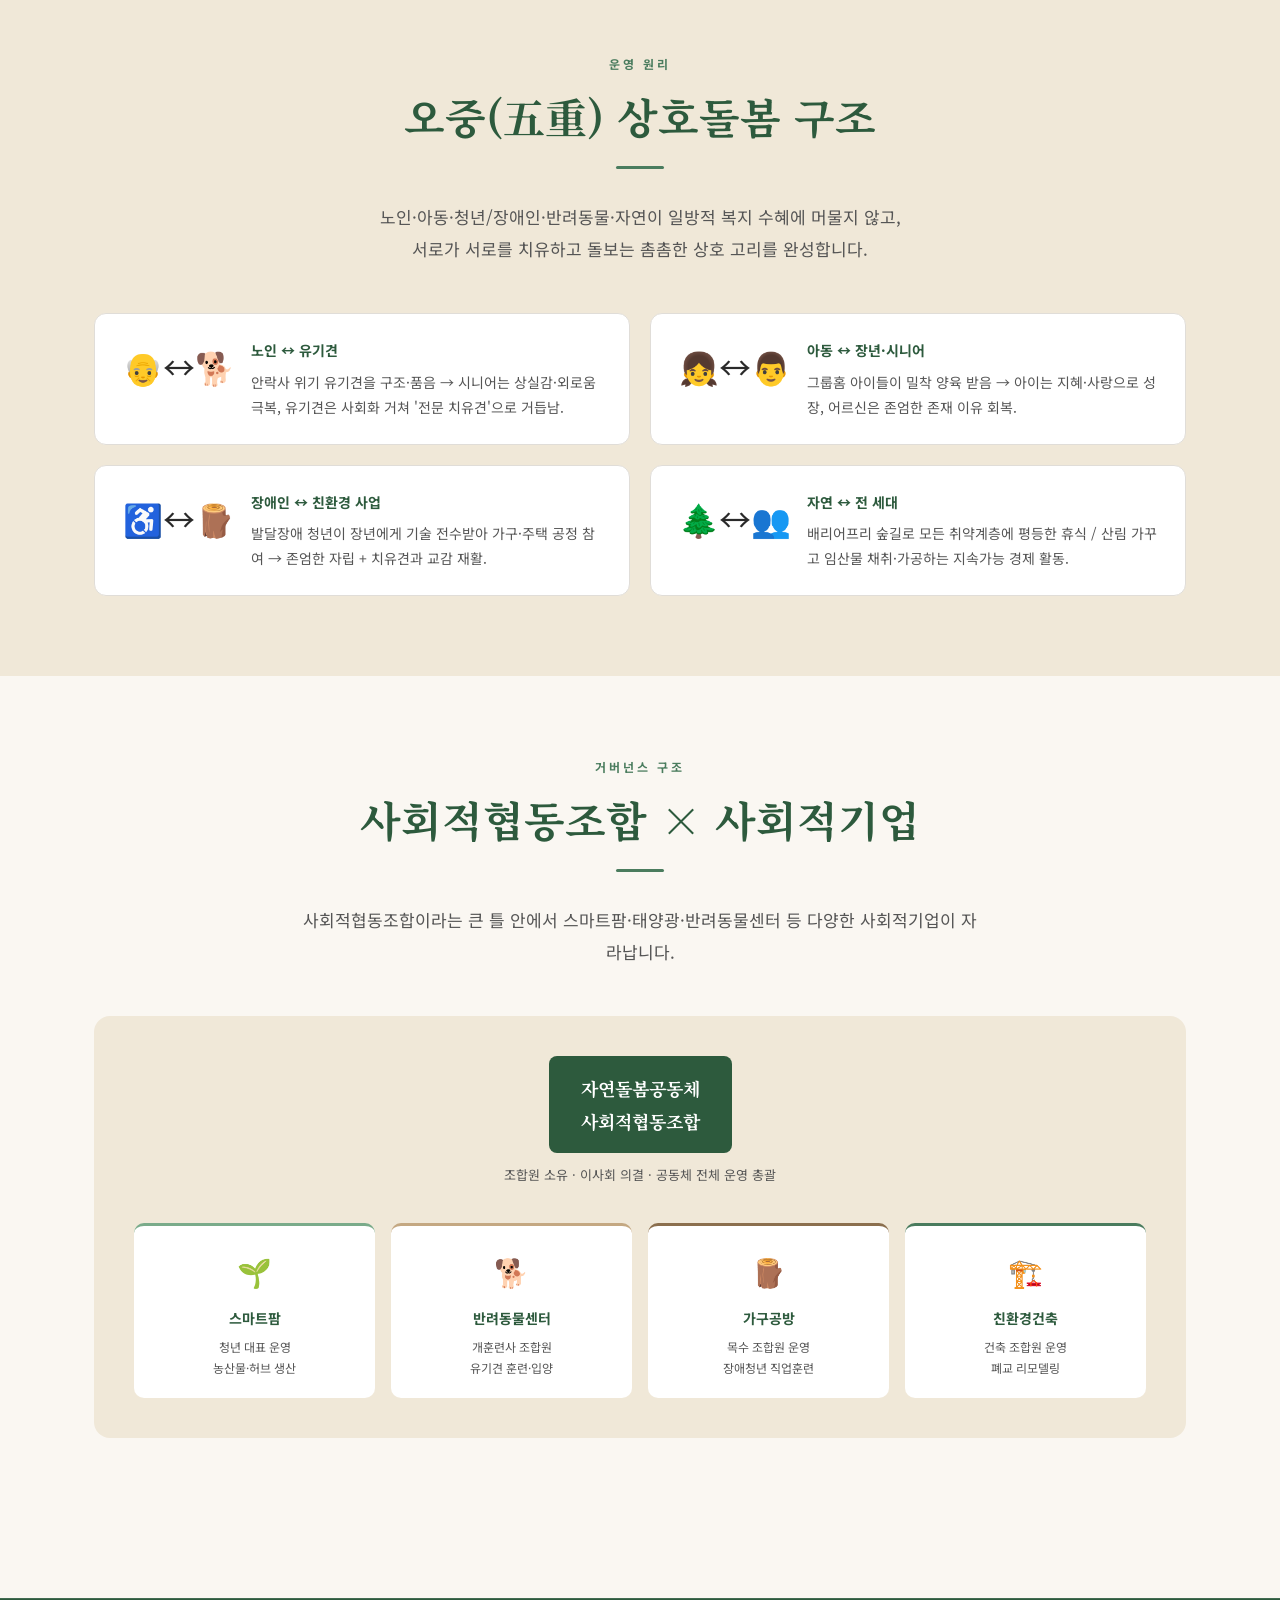
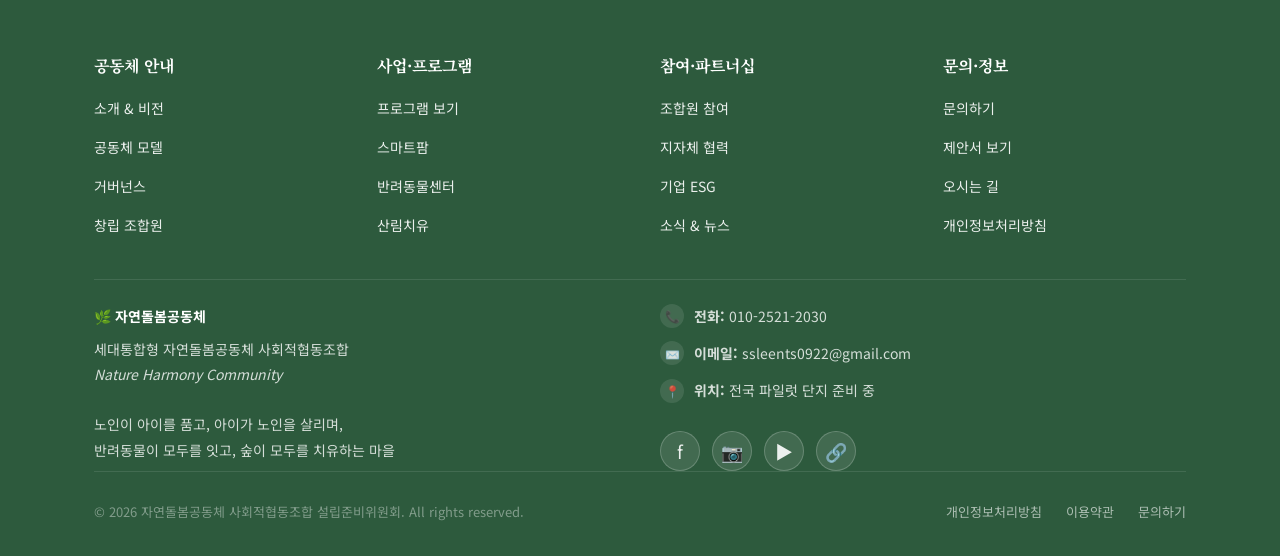
<file: about.html>
﻿<!DOCTYPE html>
<html lang="ko">
<head>
  <meta charset="UTF-8">
  <meta name="viewport" content="width=device-width, initial-scale=1.0">
  <title>소개 — 자연돌봄공동체</title>
  <link rel="stylesheet" href="style.css">
  <link rel="manifest" href="manifest.json">
  <meta name="theme-color" content="#2d5a3d">
  <meta name="apple-mobile-web-app-capable" content="yes">
  <meta name="apple-mobile-web-app-status-bar-style" content="black-translucent">
  <meta name="apple-mobile-web-app-title" content="자연돌봄공동체">
  <link rel="apple-touch-icon" href="images/icon-192.png">
  <style>
    .page-hero {
      background:
        linear-gradient(to bottom, rgba(8,24,14,0.75) 0%, rgba(8,24,14,0.55) 100%),
        url('images/community-meal.jpg') center center/cover no-repeat;
      padding: 140px 0 80px;
      color: var(--white);
    }
    .value-grid {
      display: grid;
      grid-template-columns: repeat(3, 1fr);
      gap: 28px;
      margin-top: 48px;
    }
    .value-card {
      background: var(--white);
      border-radius: 12px;
      padding: 32px 28px;
      border-left: 4px solid var(--green-mid);
      box-shadow: 0 4px 20px var(--shadow);
    }
    .value-card h3 { font-size: 18px; color: var(--green-deep); margin-bottom: 10px; }
    .value-card p { font-size: 14px; color: var(--text-mid); line-height: 1.9; }
    .member-grid {
      display: grid;
      grid-template-columns: repeat(4, 1fr);
      gap: 24px;
      margin-top: 48px;
    }
    .member-card {
      background: var(--white);
      border-radius: 12px;
      padding: 28px 20px;
      text-align: center;
      border: 1px solid var(--border);
      transition: all 0.3s;
    }
    .member-card:hover {
      transform: translateY(-4px);
      box-shadow: 0 12px 36px var(--shadow-mid);
    }
    .member-avatar {
      width: 64px; height: 64px;
      border-radius: 50%;
      background: var(--green-pale);
      margin: 0 auto 16px;
      display: flex; align-items: center; justify-content: center;
      font-size: 28px;
    }
    .member-card h4 { font-size: 15px; color: var(--green-deep); margin-bottom: 4px; }
    .member-card .role { font-size: 12px; color: var(--green-mid); font-weight: 600; margin-bottom: 8px; }
    .member-card p { font-size: 13px; color: var(--text-mid); line-height: 1.7; }
    .charter-box {
      background: var(--white);
      border-radius: 16px;
      padding: 48px;
      border: 2px solid var(--green-pale);
      position: relative;
      overflow: hidden;
    }
    .charter-box::before {
      content: '"';
      position: absolute; top: -20px; left: 32px;
      font-family: 'Noto Serif KR', serif;
      font-size: 200px; color: var(--green-pale);
      line-height: 1; z-index: 0;
    }
    .charter-content { position: relative; z-index: 1; }
    .charter-article { margin-bottom: 28px; padding-bottom: 28px; border-bottom: 1px solid var(--border); }
    .charter-article:last-child { border-bottom: none; margin-bottom: 0; padding-bottom: 0; }
    .charter-num { font-size: 12px; font-weight: 700; letter-spacing: 2px; color: var(--green-mid); margin-bottom: 8px; }
    .charter-title { font-size: 20px; font-weight: 700; color: var(--green-deep); margin-bottom: 10px; }
    .charter-text { font-size: 15px; color: var(--text-mid); line-height: 1.9; }
    @media (max-width: 768px) {
      .value-grid { grid-template-columns: 1fr; }
      .member-grid { grid-template-columns: repeat(2, 1fr); }
      .charter-box { padding: 28px; }
    }
    @media (max-width: 480px) {
      .member-grid { grid-template-columns: 1fr; }
    }
  </style>
</head>
<body>

<nav id="navbar">
  <div class="container">
    <div class="nav-inner">
      <a href="index.html" class="nav-logo">
        <div class="nav-logo-icon">🌿</div>
        <div class="nav-logo-text">
          <span class="nav-logo-main">자연돌봄공동체</span>
          <span class="nav-logo-sub">Nature Harmony Community</span>
        </div>
      </a>
      <ul class="nav-menu" id="navMenu">
        <li><a href="index.html">홈</a></li>
        <li><a href="about.html" class="active">소개</a></li>
        <li><a href="community.html">공동체 모델</a></li>
        <li><a href="programs.html">프로그램·사업</a></li>
        <li><a href="join.html">참여하기</a></li>
        <li><a href="news.html">소식</a></li>
        <li><a href="proposals.html">파트너십</a></li>
        <li><a href="contact.html" class="nav-cta">문의하기</a></li>
      </ul>
      <button class="nav-toggle" id="navToggle"><span></span><span></span><span></span></button>
    </div>
  </div>
</nav>

<!-- 페이지 히어로 -->
<section class="page-hero">
  <div class="container">
    <div class="section-label" style="color:var(--green-pale)">소개</div>
    <h1 style="font-family:'Noto Serif KR',serif;font-size:clamp(32px,5vw,52px);font-weight:700;margin-bottom:16px;">
      자연돌봄공동체를 소개합니다
    </h1>
    <p style="font-size:18px;color:rgba(255,255,255,0.8);max-width:600px;line-height:1.9;">
      인구소멸 위기를 기회로 바꾸는, 장년층이 만드는 새로운 대한민국의 모델입니다.
    </p>
  </div>
</section>

<!-- 비전과 미션 -->
<section class="section" id="vision">
  <div class="container">
    <div class="intro-grid">
      <div class="fade-in">
        <div class="section-label">비전과 미션</div>
        <h2 class="section-title">인구소멸 지역을<br>활력 있는 지역사회로</h2>
        <div class="divider"></div>
        <p style="font-size:16px;color:var(--text-mid);line-height:1.9;margin-bottom:24px;">
          자연돌봄공동체는 55~65세 장년층이 가진 수십 년의 경험과 역량을 지역사회 돌봄 인프라로 전환하는 세대통합형 자립 공동체 모델입니다.
        </p>
        <p style="font-size:16px;color:var(--text-mid);line-height:1.9;margin-bottom:32px;">
          우리는 수혜자가 아닌 기여자로서, 아이·노인·반려동물·자연이 서로를 돌보는 순환 구조를 만듭니다. 지자체의 예산 부담을 최소화하면서도 지역에 새로운 활력을 불어넣는 공공-민간 협력의 새 모델입니다.
        </p>
        <div style="background:var(--green-pale);border-radius:12px;padding:24px;margin-bottom:32px;">
          <div style="font-size:13px;font-weight:700;color:var(--green-mid);letter-spacing:2px;margin-bottom:8px;">사업 비전</div>
          <div style="font-family:'Noto Serif KR',serif;font-size:18px;color:var(--green-deep);line-height:1.7;">
            인구소멸 지역 → 국민 노후를 다양하게 설계하는<br>활력 있는 지역사회
          </div>
        </div>
        <div style="display:flex;gap:32px;">
          <div>
            <div style="font-size:13px;color:var(--text-light);margin-bottom:4px;">법인 형태</div>
            <div style="font-size:15px;font-weight:600;color:var(--green-deep)">사회적협동조합 → 공익재단법인</div>
          </div>
          <div>
            <div style="font-size:13px;color:var(--text-light);margin-bottom:4px;">파일럿 지역</div>
            <div style="font-size:15px;font-weight:600;color:var(--green-deep)">복수 지자체 협의 중 (2026년 착수 목표)</div>
          </div>
        </div>
      </div>
      <div class="fade-in stagger-2">
        <div style="background:linear-gradient(135deg,var(--green-pale),var(--earth-pale));border-radius:16px;padding:40px;height:100%;display:flex;flex-direction:column;gap:24px;">
          <div>
            <div style="font-size:12px;font-weight:700;letter-spacing:2px;color:var(--green-mid);margin-bottom:8px;">핵심 슬로건</div>
            <div style="font-family:'Noto Serif KR',serif;font-size:15px;color:var(--green-deep);line-height:2.2;">
              노인이 아이를 품고<br>
              아이가 노인을 살리며<br>
              유기견이 모두를 잇고<br>
              숲이 모두를 치유하는 마을
            </div>
          </div>
          <hr style="border:none;border-top:1px solid var(--border);">
          <div>
            <div style="font-size:12px;font-weight:700;letter-spacing:2px;color:var(--earth-mid);margin-bottom:12px;">핵심 주체</div>
            <div style="font-size:15px;color:var(--text-dark);line-height:1.9;">
              <strong>55~65세 장년층(신중년)</strong><br>
              <span style="font-size:14px;color:var(--text-mid);">사회적 사각지대를 지역사회 돌봄 자산으로 전환하는 핵심 운영 주체</span>
            </div>
          </div>
          <hr style="border:none;border-top:1px solid var(--border);">
          <div>
            <div style="font-size:12px;font-weight:700;letter-spacing:2px;color:var(--earth-mid);margin-bottom:12px;">현재 준비 현황</div>
            <div style="display:flex;flex-direction:column;gap:8px;">
              <div style="font-size:14px;color:var(--text-mid);">✅ 조합원 50명+ 확보 완료</div>
              <div style="font-size:14px;color:var(--text-mid);">✅ 폐교 리모델링 전문가 확보</div>
              <div style="font-size:14px;color:var(--text-mid);">✅ 5대 사회적기업 준비 중</div>
              <div style="font-size:14px;color:var(--text-mid);">✅ 아동 그룹홈 운영 준비 완료</div>
            </div>
          </div>
        </div>
      </div>
    </div>
  </div>
</section>

<!-- 핵심 가치 -->
<section class="section section-alt">
  <div class="container">
    <div class="text-center fade-in">
      <div class="section-label">핵심 가치</div>
      <h2 class="section-title">우리가 추구하는<br>세 가지 가치</h2>
      <div class="divider divider-center"></div>
    </div>
    <div class="value-grid">
      <div class="value-card fade-in stagger-1">
        <div style="font-size:36px;margin-bottom:16px;">🔄</div>
        <h3>순환 (Circulation)</h3>
        <p>장년층이 기여하고, 노인이 돌봄받고, 아이가 성장하며, 자연이 회복됩니다. 수혜자와 제공자의 경계가 없는 순환 구조를 만듭니다. 잉여금은 배당 없이 공동체에 재투자됩니다.</p>
      </div>
      <div class="value-card fade-in stagger-2">
        <div style="font-size:36px;margin-bottom:16px;">🏗️</div>
        <h3>자립 (Self-Reliance)</h3>
        <p>스마트팜·태양광으로 에너지와 식재료를 자급하고, 자체 수익으로 운영됩니다. 지자체 보조금 의존도를 최소화하여 지속 가능한 구조를 설계합니다.</p>
      </div>
      <div class="value-card fade-in stagger-3">
        <div style="font-size:36px;margin-bottom:16px;">🤝</div>
        <h3>존엄 (Dignity)</h3>
        <p>노년을 요양원이 아닌 익숙한 공동체 안에서 마무리합니다. 모든 구성원이 역할을 가지며, 누구도 짐이 되지 않는 구조를 지향합니다.</p>
      </div>
    </div>
  </div>
</section>

<!-- 창립 조합원 -->
<section class="section" id="members">
  <div class="container">
    <div class="text-center fade-in">
      <div class="section-label">창립 조합원</div>
      <h2 class="section-title">30~40년 전문가들이<br>뭉쳤습니다</h2>
      <div class="divider divider-center"></div>
      <p class="section-subtitle">
        금융·건축·목수·간호·교육·인테리어·개훈련사·요리사 등 각 분야 전문가들이
        <strong style="color:var(--green-deep)">핵심세대(55~64세)</strong>로서 공동체의 핵심 운영 주체로 직접 참여합니다.
      </p>
    </div>
    <div class="member-grid">
      <div class="member-card fade-in stagger-1">
        <div class="member-avatar">💼</div>
        <h4>설립준비위원장</h4>
        <div class="role">금융·벤처투자 전문가</div>
        <p>이사장 역할, 재무·정책자금 레버리지·대관 협상 총괄</p>
      </div>
      <div class="member-card fade-in stagger-2">
        <div class="member-avatar">🏗️</div>
        <h4>건축 전문가</h4>
        <div class="role">시설조성 총괄 · 친환경건축 대표</div>
        <p>폐교 리모델링 실적 보유, 착공 총괄 및 친환경건축 사회적기업 운영</p>
      </div>
      <div class="member-card fade-in stagger-3">
        <div class="member-avatar">🪵</div>
        <h4>목수 전문가</h4>
        <div class="role">공사관리 · 가구공방 운영</div>
        <p>현장 공사 관리·원가 절감, 가구공방 사회적기업 운영</p>
      </div>
      <div class="member-card fade-in stagger-4">
        <div class="member-avatar">🐕</div>
        <h4>개훈련사</h4>
        <div class="role">반려동물센터 대표</div>
        <p>유기견 훈련·치유 전문가, 반려동물센터 사회적기업 대표</p>
      </div>
      <div class="member-card fade-in stagger-1">
        <div class="member-avatar">📚</div>
        <h4>교육 전문가</h4>
        <div class="role">아동교육 · 청년 멘토</div>
        <p>그룹홈 아동 교육·학습 지도, 청년 멘토링 프로그램 운영</p>
      </div>
      <div class="member-card fade-in stagger-2">
        <div class="member-avatar">🏥</div>
        <h4>간호사</h4>
        <div class="role">의무실 총괄 · 통합돌봄</div>
        <p>의무실·노인·아동 건강 관리, 통합돌봄 체계 총괄 책임</p>
      </div>
      <div class="member-card fade-in stagger-3">
        <div class="member-avatar">🏠</div>
        <h4>인테리어 전문가</h4>
        <div class="role">공간설계 · 배리어프리</div>
        <p>배리어프리 공간 설계, 아동 안전 공간 시공 및 유니버설 디자인 적용</p>
      </div>
      <div class="member-card fade-in stagger-4">
        <div class="member-avatar">🍞</div>
        <h4>제빵·요리사</h4>
        <div class="role">식생활 담당 · 발효식품</div>
        <p>텃밭·발효 생산 연계, 공동체 식생활 운영 및 가공식품 생산</p>
      </div>
    </div>
    <p style="text-align:center;margin-top:28px;font-size:14px;color:var(--text-light);">
      + 청년 조합원 4명 (스마트팜·신재생에너지 창업팀), 돌봄 노인 5명, 대기 조합원 다수
    </p>
  </div>
</section>

<!-- 비전 선언문 / 헌장 -->
<section class="section section-alt" id="charter">
  <div class="container">
    <div class="text-center fade-in">
      <div class="section-label">비전 선언문</div>
      <h2 class="section-title">자연돌봄공동체 헌장</h2>
      <div class="divider divider-center"></div>
    </div>
    <div class="charter-box fade-in" style="margin-top:0;">
      <div class="charter-content">
        <div class="charter-article">
          <div class="charter-num">제 1 조</div>
          <div class="charter-title">우리는 기여자입니다</div>
          <div class="charter-text">자연돌봄공동체의 모든 구성원은 수혜자가 아닌 기여자입니다. 55~65세 장년층의 경험과 역량, 청년의 기술, 노인의 지혜, 아이의 생기가 서로를 풍요롭게 합니다.</div>
        </div>
        <div class="charter-article">
          <div class="charter-num">제 2 조</div>
          <div class="charter-title">우리는 순환합니다</div>
          <div class="charter-text">잉여금은 배당하지 않습니다. 모든 수익은 공동체의 지속가능성을 위해 재투자됩니다. 돌봄코인으로 적립된 기여는 노년에 돌봄으로 돌아옵니다.</div>
        </div>
        <div class="charter-article">
          <div class="charter-num">제 3 조</div>
          <div class="charter-title">우리는 자립합니다</div>
          <div class="charter-text">스마트팜과 태양광으로 먹거리와 에너지를 자급합니다. 외부 지원에 의존하지 않고 자체 수익으로 운영되는 지속 가능한 공동체를 지향합니다.</div>
        </div>
        <div class="charter-article">
          <div class="charter-num">제 4 조</div>
          <div class="charter-title">우리는 함께 늙어갑니다</div>
          <div class="charter-text">요양원이 아닌 익숙한 공동체 안에서 임종을 맞이합니다. 모든 구성원은 나이에 관계없이 역할을 가지며, 존엄하게 삶을 마무리할 권리가 있습니다.</div>
        </div>
        <div class="charter-article">
          <div class="charter-num">제 5 조</div>
          <div class="charter-title">우리는 지역과 함께합니다</div>
          <div class="charter-text">인구소멸 위기의 지역에 활력을 불어넣습니다. 폐교를 삶의 터전으로, 유휴지를 생산의 공간으로, 산림을 치유의 장소로 바꿉니다.</div>
        </div>
      </div>
    </div>
  </div>
</section>

<!-- 3축 공간 구조 -->
<section class="section" id="space">
  <div class="container">
    <div class="text-center fade-in">
      <div class="section-label">공간 구성 원칙</div>
      <h2 class="section-title">3축(軸) 유기적 공간 구조</h2>
      <div class="divider divider-center"></div>
      <p class="section-subtitle">
        세 공간이 유기적으로 연결되어 하나의 구조를 이룹니다.
      </p>
    </div>
    <div style="display:grid;grid-template-columns:repeat(3,1fr);gap:24px;margin-top:48px;" class="fade-in axis-grid">
      <div style="background:var(--green-pale);border-radius:16px;padding:32px;text-align:center;">
        <div style="font-size:40px;margin-bottom:12px;">🏫</div>
        <div style="font-size:11px;font-weight:700;letter-spacing:2px;color:var(--green-mid);margin-bottom:8px;">1축 · 돌봄거점</div>
        <h3 style="font-size:20px;color:var(--green-deep);margin-bottom:12px;">돌봄·문화 거점</h3>
        <p style="font-size:14px;color:var(--text-mid);line-height:1.8;">폐교 부지를 배리어프리로 리모델링. 공동식당·라운지·의무실·아동 그룹홈이 어우러진 세대 교류 거점.</p>
      </div>
      <div style="background:var(--earth-pale);border-radius:16px;padding:32px;text-align:center;">
        <div style="font-size:40px;margin-bottom:12px;">🌿</div>
        <div style="font-size:11px;font-weight:700;letter-spacing:2px;color:var(--earth-mid);margin-bottom:8px;">2축 · 생산거점</div>
        <h3 style="font-size:20px;color:var(--green-deep);margin-bottom:12px;">생산·창업 거점</h3>
        <p style="font-size:14px;color:var(--text-mid);line-height:1.8;">인근 유휴지에 ICT 스마트팜·친환경 가구/주택 기지. 장년 경험·자본 + 청년 노동력으로 경제 자립.</p>
      </div>
      <div style="background:linear-gradient(135deg,#d8e8d0,#c8dcc0);border-radius:16px;padding:32px;text-align:center;">
        <div style="font-size:40px;margin-bottom:12px;">🌲</div>
        <div style="font-size:11px;font-weight:700;letter-spacing:2px;color:var(--green-deep);margin-bottom:8px;">3축 · 치유거점</div>
        <h3 style="font-size:20px;color:var(--green-deep);margin-bottom:12px;">치유·생태 거점</h3>
        <p style="font-size:14px;color:var(--text-mid);line-height:1.8;">인접 대규모 산림 연계 배리어프리 산림치유 숲길·유기견 매개 치유존. 전 세대 정서 치유 배후지.</p>
      </div>
    </div>
    <style>@media(max-width:640px){.axis-grid{grid-template-columns:1fr!important;}}</style>
  </div>
</section>

<!-- 오중 상호돌봄 -->
<section class="section section-alt">
  <div class="container">
    <div class="text-center fade-in">
      <div class="section-label">운영 원리</div>
      <h2 class="section-title">오중(五重) 상호돌봄 구조</h2>
      <div class="divider divider-center"></div>
      <p class="section-subtitle">
        노인·아동·청년/장애인·반려동물·자연이 일방적 복지 수혜에 머물지 않고,<br>
        서로가 서로를 치유하고 돌보는 촘촘한 상호 고리를 완성합니다.
      </p>
    </div>
    <div style="display:grid;grid-template-columns:1fr 1fr;gap:20px;margin-top:48px;" class="fade-in mutual-grid">
      <div style="background:var(--white);border-radius:12px;padding:24px 28px;border:1px solid var(--border);display:flex;gap:16px;align-items:flex-start;">
        <div style="font-size:32px;flex-shrink:0;">👴↔️🐕</div>
        <div>
          <div style="font-size:14px;font-weight:700;color:var(--green-deep);margin-bottom:6px;">노인 ↔ 유기견</div>
          <p style="font-size:14px;color:var(--text-mid);line-height:1.8;">안락사 위기 유기견을 구조·품음 → 시니어는 상실감·외로움 극복, 유기견은 사회화 거쳐 '전문 치유견'으로 거듭남.</p>
        </div>
      </div>
      <div style="background:var(--white);border-radius:12px;padding:24px 28px;border:1px solid var(--border);display:flex;gap:16px;align-items:flex-start;">
        <div style="font-size:32px;flex-shrink:0;">👧↔️👨</div>
        <div>
          <div style="font-size:14px;font-weight:700;color:var(--green-deep);margin-bottom:6px;">아동 ↔ 장년·시니어</div>
          <p style="font-size:14px;color:var(--text-mid);line-height:1.8;">그룹홈 아이들이 밀착 양육 받음 → 아이는 지혜·사랑으로 성장, 어르신은 존엄한 존재 이유 회복.</p>
        </div>
      </div>
      <div style="background:var(--white);border-radius:12px;padding:24px 28px;border:1px solid var(--border);display:flex;gap:16px;align-items:flex-start;">
        <div style="font-size:32px;flex-shrink:0;">♿↔️🪵</div>
        <div>
          <div style="font-size:14px;font-weight:700;color:var(--green-deep);margin-bottom:6px;">장애인 ↔ 친환경 사업</div>
          <p style="font-size:14px;color:var(--text-mid);line-height:1.8;">발달장애 청년이 장년에게 기술 전수받아 가구·주택 공정 참여 → 존엄한 자립 + 치유견과 교감 재활.</p>
        </div>
      </div>
      <div style="background:var(--white);border-radius:12px;padding:24px 28px;border:1px solid var(--border);display:flex;gap:16px;align-items:flex-start;">
        <div style="font-size:32px;flex-shrink:0;">🌲↔️👥</div>
        <div>
          <div style="font-size:14px;font-weight:700;color:var(--green-deep);margin-bottom:6px;">자연 ↔ 전 세대</div>
          <p style="font-size:14px;color:var(--text-mid);line-height:1.8;">배리어프리 숲길로 모든 취약계층에 평등한 휴식 / 산림 가꾸고 임산물 채취·가공하는 지속가능 경제 활동.</p>
        </div>
      </div>
    </div>
    <style>@media(max-width:640px){.mutual-grid{grid-template-columns:1fr!important;}}</style>
  </div>
</section>

<!-- 거버넌스 -->
<section class="section" id="governance">
  <div class="container">
    <div class="text-center fade-in">
      <div class="section-label">거버넌스 구조</div>
      <h2 class="section-title">사회적협동조합 × 사회적기업</h2>
      <div class="divider divider-center"></div>
      <p class="section-subtitle">
        사회적협동조합이라는 큰 틀 안에서
        스마트팜·태양광·반려동물센터 등 다양한 사회적기업이 자라납니다.
      </p>
    </div>
    <div style="margin-top:48px;background:var(--earth-pale);border-radius:16px;padding:40px;" class="fade-in">
      <div style="text-align:center;margin-bottom:36px;">
        <div style="display:inline-block;background:var(--green-deep);color:white;padding:16px 32px;border-radius:8px;font-family:'Noto Serif KR',serif;font-size:18px;font-weight:700;">
자연돌봄공동체<br>사회적협동조합
        </div>
        <div style="font-size:13px;color:var(--text-mid);margin-top:10px;">조합원 소유 · 이사회 의결 · 공동체 전체 운영 총괄</div>
      </div>
      <div style="display:grid;grid-template-columns:repeat(4,1fr);gap:16px;" class="governance-sub">
        <div style="background:white;border-radius:10px;padding:20px;text-align:center;border-top:3px solid #7aab8a;">
          <div style="font-size:28px;margin-bottom:10px;">🌱</div>
          <div style="font-size:14px;font-weight:700;color:var(--green-deep);margin-bottom:6px;">스마트팜</div>
          <div style="font-size:12px;color:var(--text-mid);line-height:1.7;">청년 대표 운영<br>농산물·허브 생산</div>
        </div>
        <div style="background:white;border-radius:10px;padding:20px;text-align:center;border-top:3px solid #c4a882;">
          <div style="font-size:28px;margin-bottom:10px;">🐕</div>
          <div style="font-size:14px;font-weight:700;color:var(--green-deep);margin-bottom:6px;">반려동물센터</div>
          <div style="font-size:12px;color:var(--text-mid);line-height:1.7;">개훈련사 조합원<br>유기견 훈련·입양</div>
        </div>
        <div style="background:white;border-radius:10px;padding:20px;text-align:center;border-top:3px solid #8b6f4e;">
          <div style="font-size:28px;margin-bottom:10px;">🪵</div>
          <div style="font-size:14px;font-weight:700;color:var(--green-deep);margin-bottom:6px;">가구공방</div>
          <div style="font-size:12px;color:var(--text-mid);line-height:1.7;">목수 조합원 운영<br>장애청년 직업훈련</div>
        </div>
        <div style="background:white;border-radius:10px;padding:20px;text-align:center;border-top:3px solid #4a7c5e;">
          <div style="font-size:28px;margin-bottom:10px;">🏗️</div>
          <div style="font-size:14px;font-weight:700;color:var(--green-deep);margin-bottom:6px;">친환경건축</div>
          <div style="font-size:12px;color:var(--text-mid);line-height:1.7;">건축 조합원 운영<br>폐교 리모델링</div>
        </div>
      </div>
    </div>
    <style>
      @media (max-width: 640px) {
        .governance-sub { grid-template-columns: repeat(2, 1fr) !important; }
      }
    </style>
  </div>
</section>

<footer>
  <div class="container">
    <div class="footer-main">
      <div class="footer-section">
        <h3>공동체 안내</h3>
        <ul>
          <li><a href="about.html">소개 &amp; 비전</a></li>
          <li><a href="community.html">공동체 모델</a></li>
          <li><a href="about.html#governance">거버넌스</a></li>
          <li><a href="about.html#members">창립 조합원</a></li>
        </ul>
      </div>
      <div class="footer-section">
        <h3>사업·프로그램</h3>
        <ul>
          <li><a href="programs.html">프로그램 보기</a></li>
          <li><a href="programs.html#smartfarm">스마트팜</a></li>
          <li><a href="programs.html#animals">반려동물센터</a></li>
          <li><a href="programs.html#forest">산림치유</a></li>
        </ul>
      </div>
      <div class="footer-section">
        <h3>참여·파트너십</h3>
        <ul>
          <li><a href="join.html">조합원 참여</a></li>
          <li><a href="join.html#local-gov">지자체 협력</a></li>
          <li><a href="join.html#corporate">기업 ESG</a></li>
          <li><a href="news.html">소식 &amp; 뉴스</a></li>
        </ul>
      </div>
      <div class="footer-section">
        <h3>문의·정보</h3>
        <ul>
          <li><a href="contact.html">문의하기</a></li>
          <li><a href="proposals.html">제안서 보기</a></li>
          <li><a href="contact.html#location">오시는 길</a></li>
          <li><a href="javascript:void(0);">개인정보처리방침</a></li>
        </ul>
      </div>
    </div>
    
    <div class="footer-about">
      <div class="footer-about-text">
        <strong>🌿 자연돌봄공동체</strong>
        세대통합형 자연돌봄공동체 사회적협동조합<br>
        <em>Nature Harmony Community</em><br><br>
        노인이 아이를 품고, 아이가 노인을 살리며,<br>
        반려동물이 모두를 잇고, 숲이 모두를 치유하는 마을
      </div>
      <div class="footer-contact">
        <div class="footer-contact-item">
          <span class="footer-contact-icon">📞</span>
          <span><strong>전화:</strong> 010-2521-2030</span>
        </div>
        <div class="footer-contact-item">
          <span class="footer-contact-icon">✉️</span>
          <span><strong>이메일:</strong> ssleents0922@gmail.com</span>
        </div>
        <div class="footer-contact-item">
          <span class="footer-contact-icon">📍</span>
          <span><strong>위치:</strong> 전국 파일럿 단지 준비 중</span>
        </div>
        <div class="footer-social">
          <a href="javascript:void(0);" class="footer-social-link" title="Facebook" aria-label="Facebook">f</a>
          <a href="javascript:void(0);" class="footer-social-link" title="Instagram" aria-label="Instagram">📷</a>
          <a href="javascript:void(0);" class="footer-social-link" title="YouTube" aria-label="YouTube">▶️</a>
          <a href="javascript:void(0);" class="footer-social-link" title="Naver Blog" aria-label="Naver Blog">🔗</a>
        </div>
      </div>
    </div>
    
    <div class="footer-bottom">
      <div>© 2026 자연돌봄공동체 사회적협동조합 설립준비위원회. All rights reserved.</div>
      <nav class="footer-bottom-nav">
        <a href="javascript:void(0);">개인정보처리방침</a>
        <a href="javascript:void(0);">이용약관</a>
        <a href="contact.html">문의하기</a>
      </nav>
    </div>
  </div>
</footer>

<script>
  const navbar = document.getElementById('navbar');
  window.addEventListener('scroll', () => navbar.classList.toggle('scrolled', window.scrollY > 20));
    if ('serviceWorker' in navigator) { navigator.serviceWorker.register('/sw.js').catch(()=>{}); }
  document.getElementById('navToggle').addEventListener('click', () => document.getElementById('navMenu').classList.toggle('open'));
  const observer = new IntersectionObserver(entries => entries.forEach(e => { if(e.isIntersecting) e.target.classList.add('visible'); }), { threshold: 0.1 });
  document.querySelectorAll('.fade-in').forEach(el => observer.observe(el));
</script>
</body>
</html>
</file>
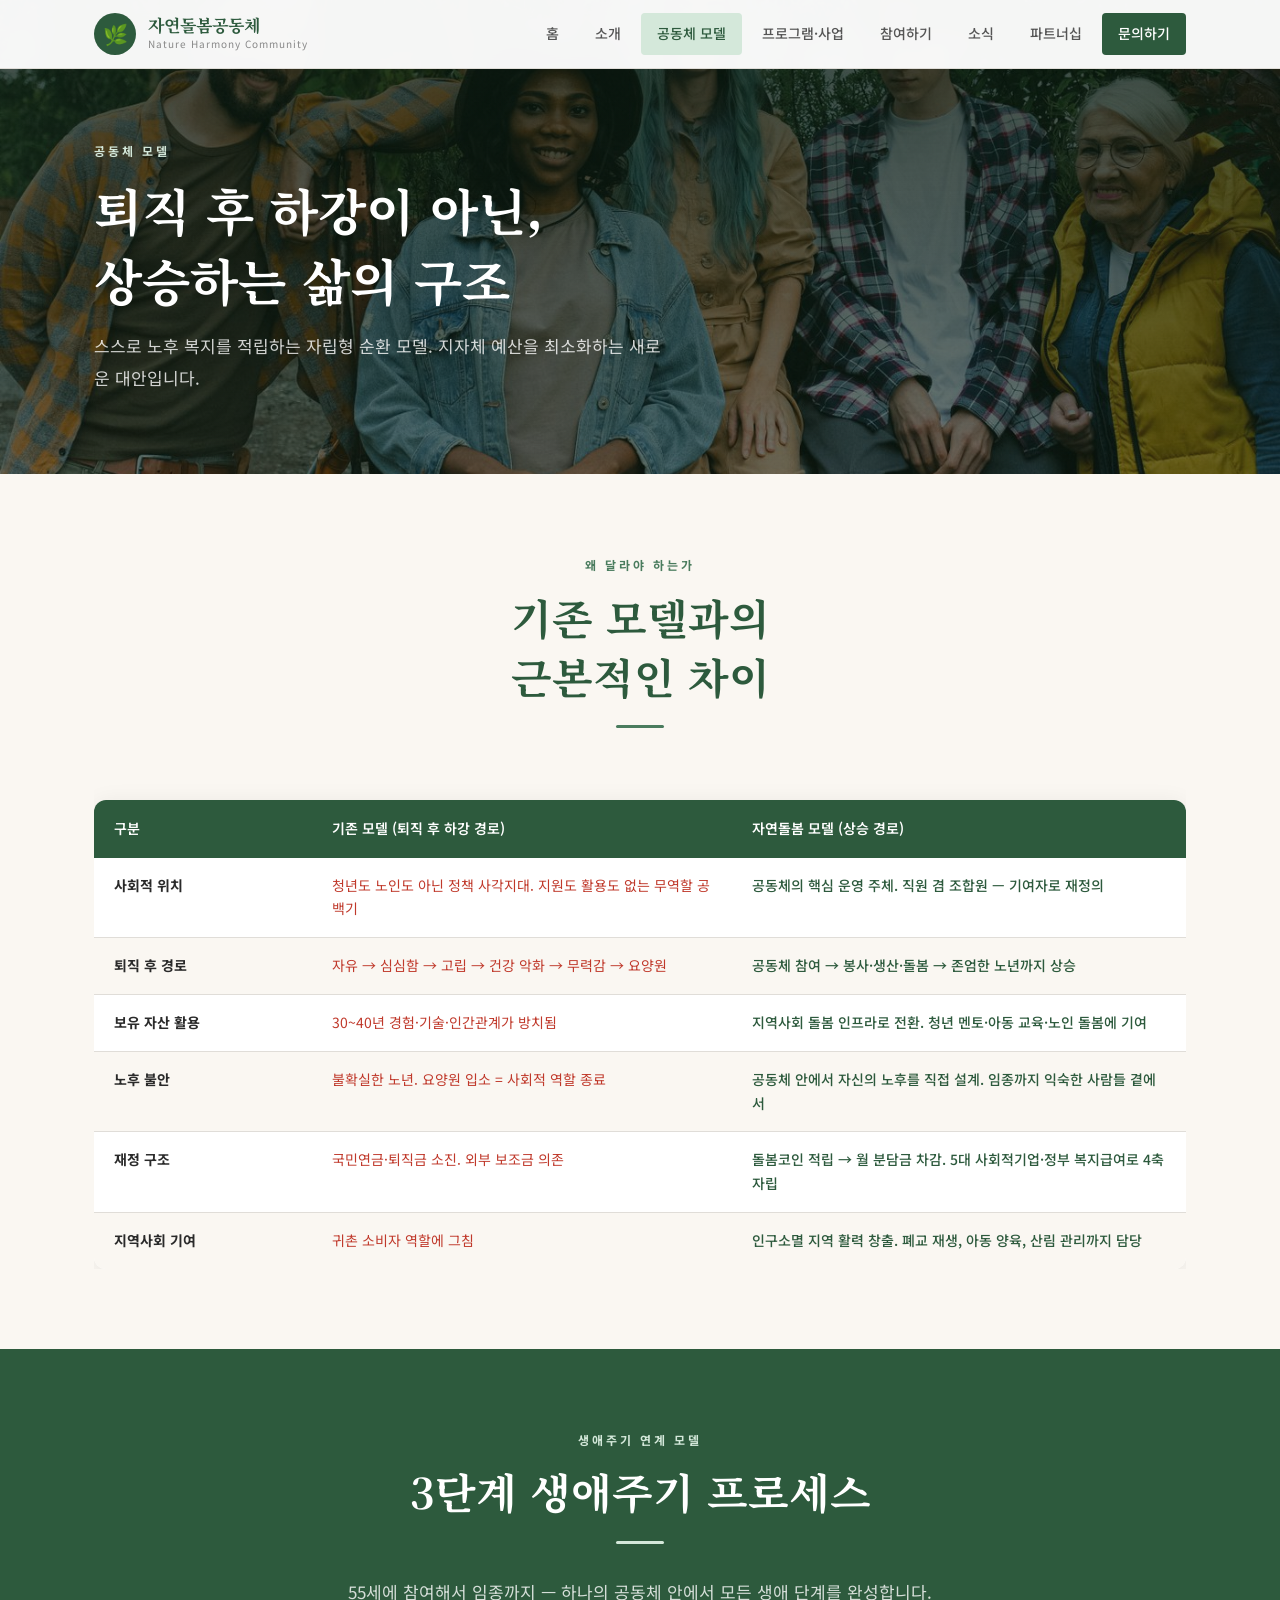
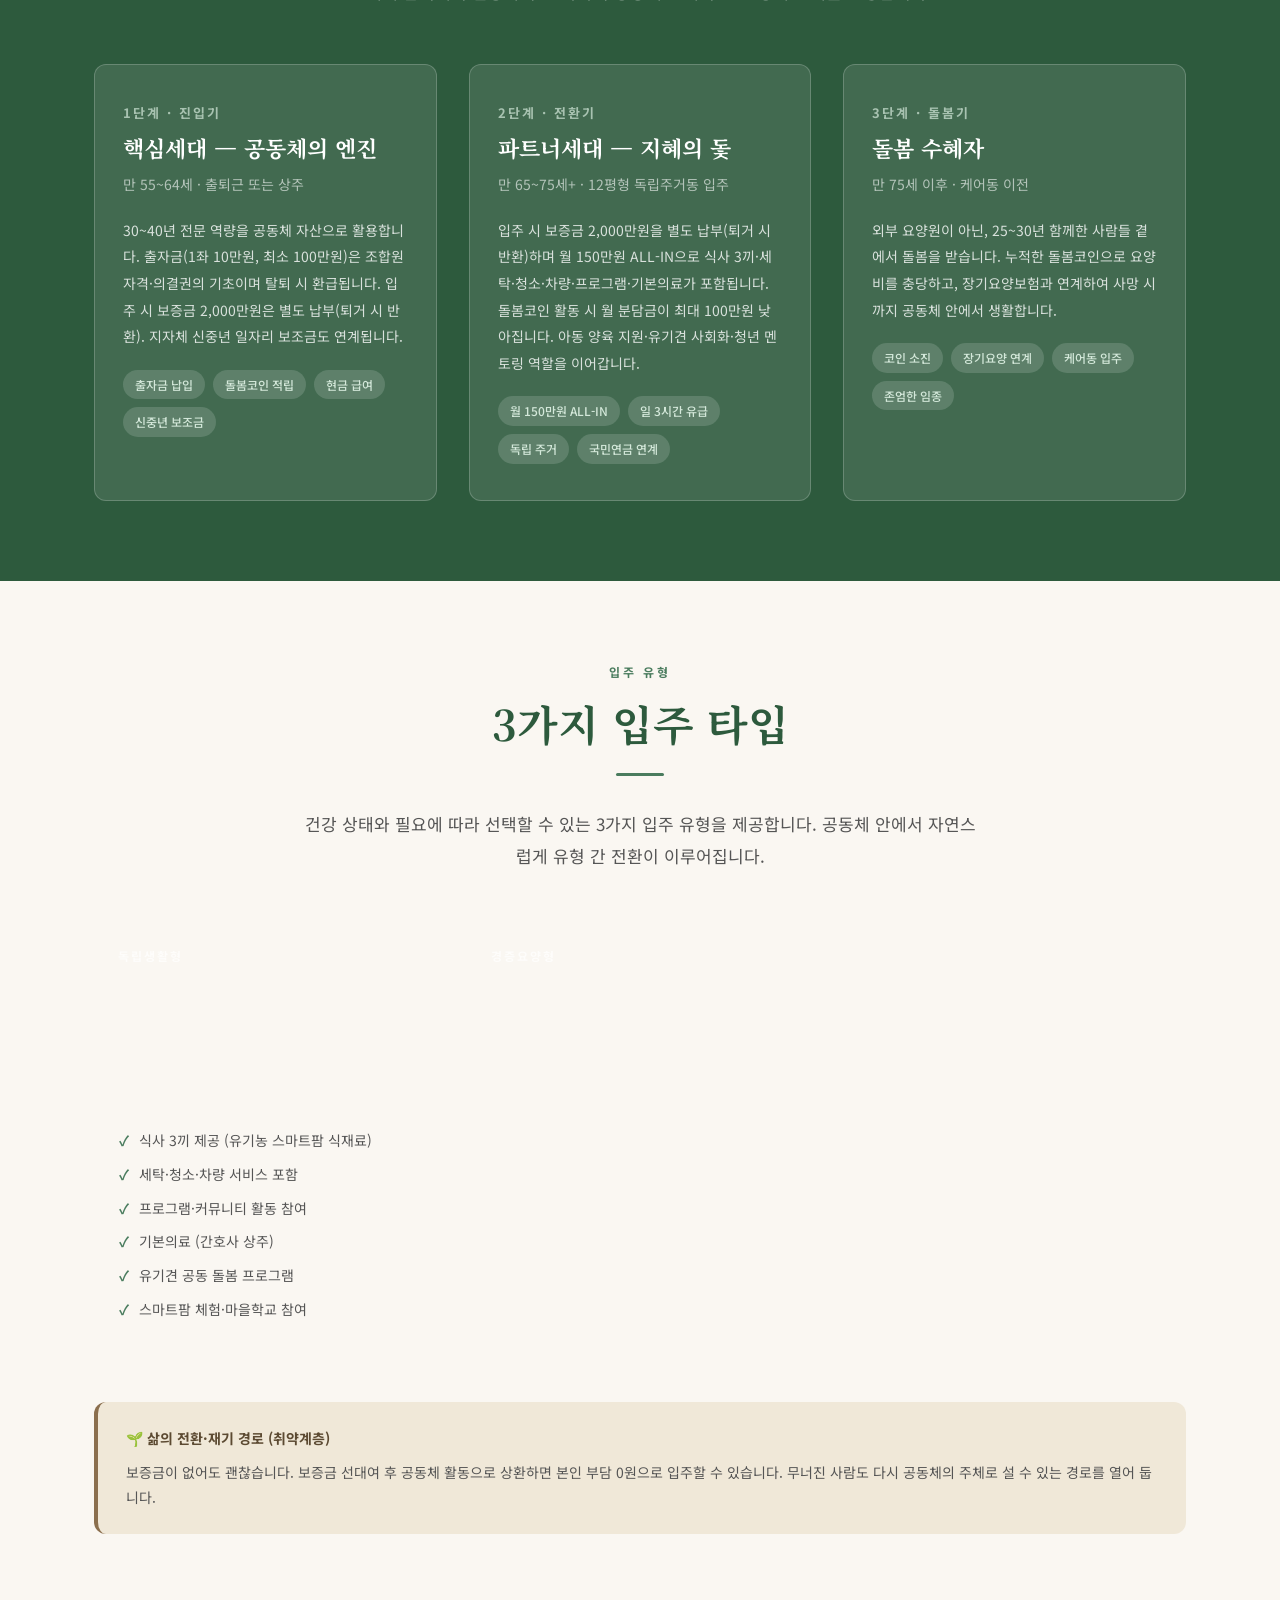
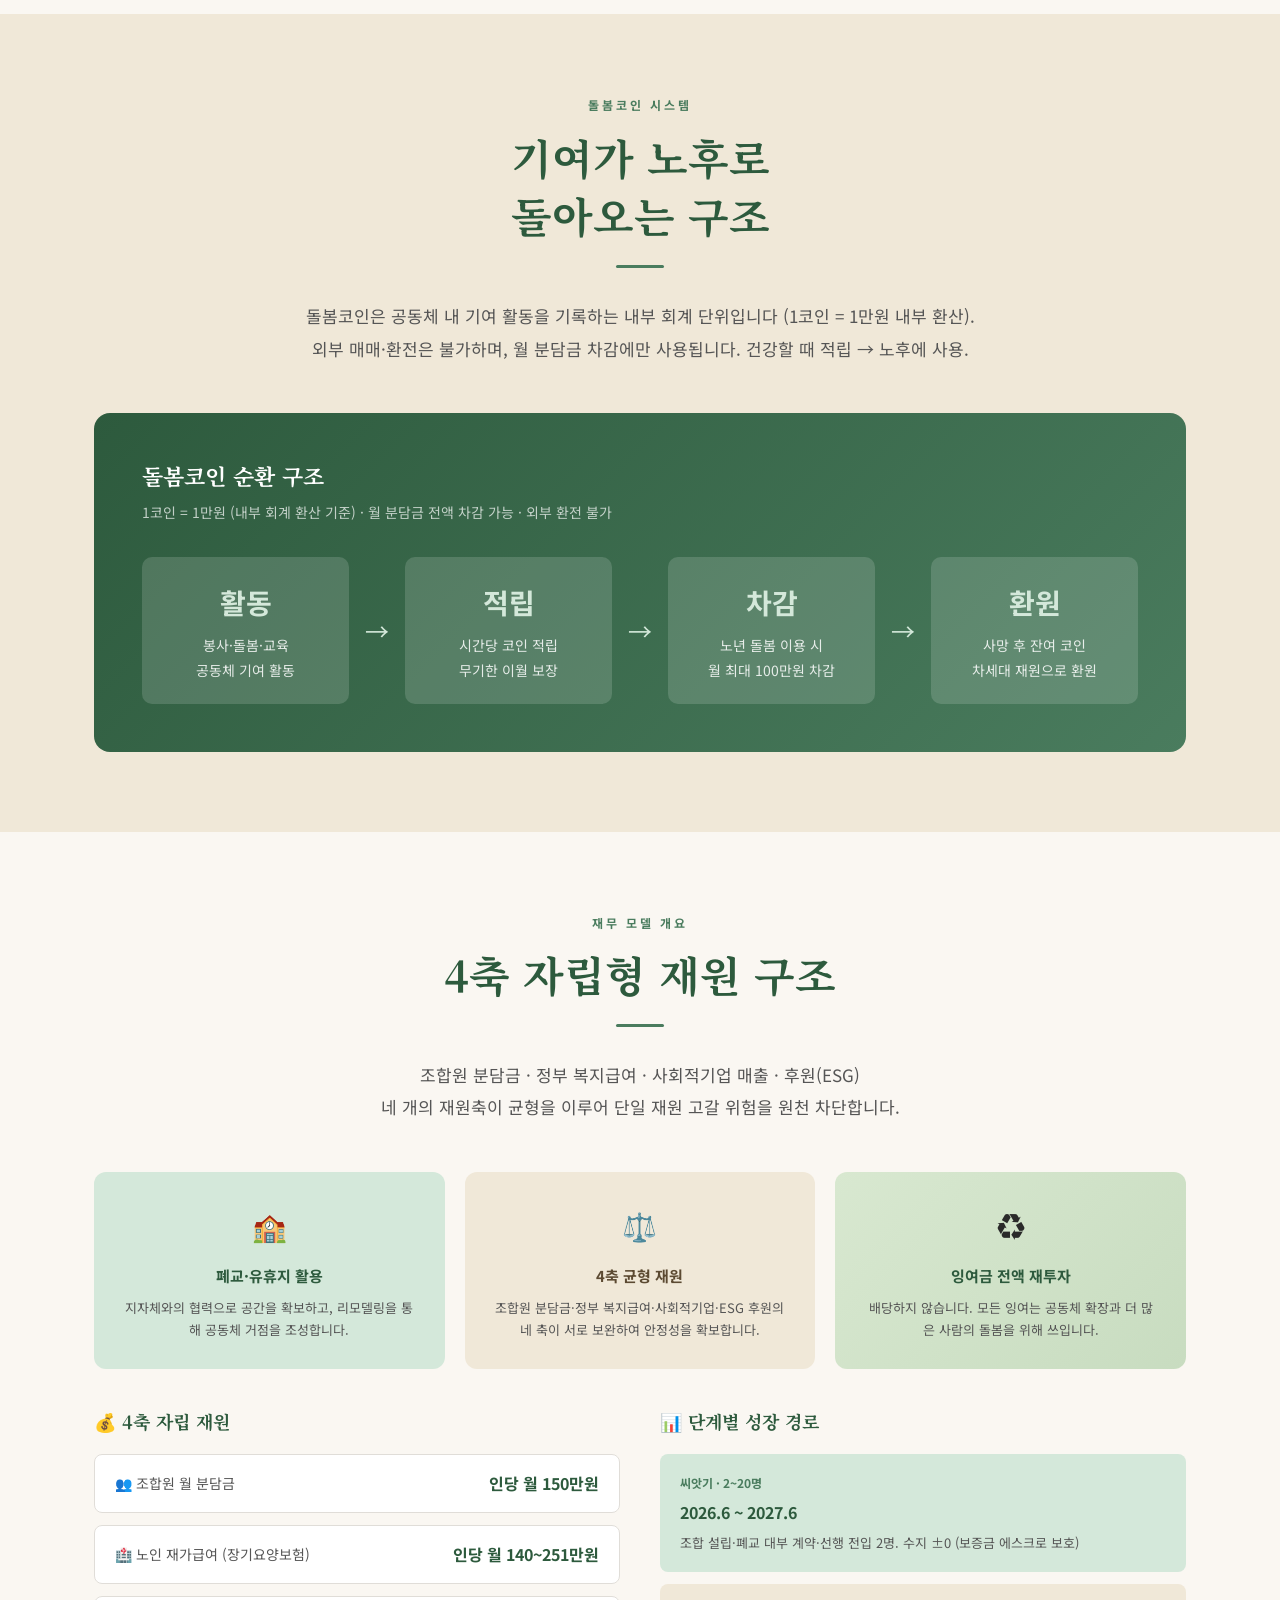
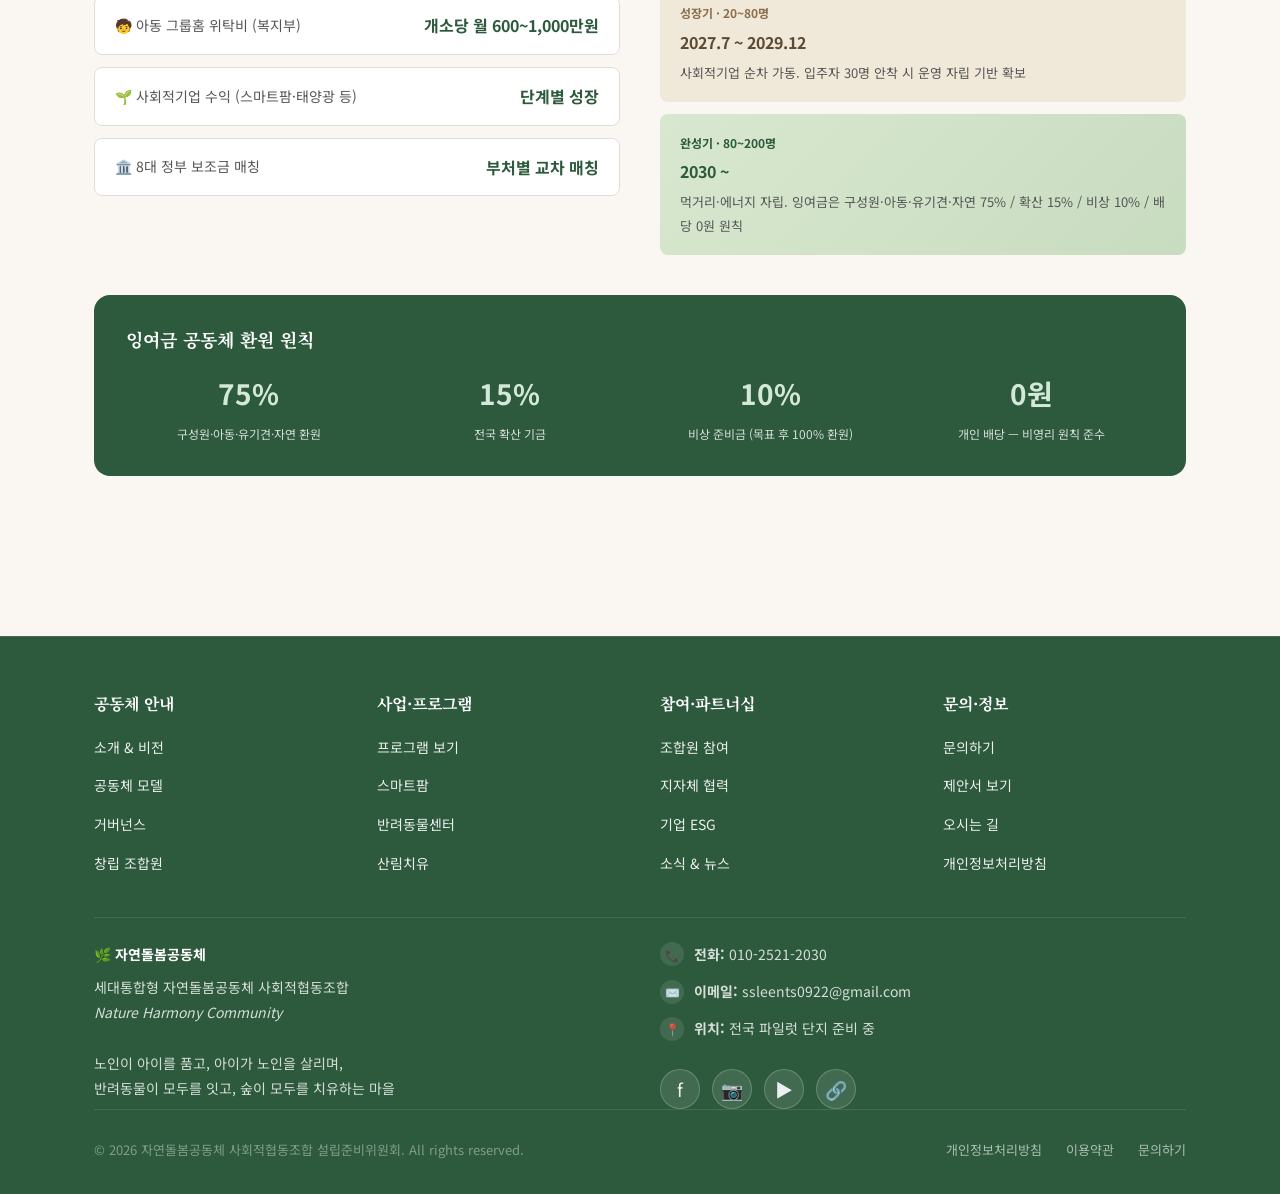
<file: community.html>
﻿<!DOCTYPE html>
<html lang="ko">
<head>
  <meta charset="UTF-8">
  <meta name="viewport" content="width=device-width, initial-scale=1.0">
  <title>공동체 모델 — 자연돌봄공동체</title>
  <link rel="stylesheet" href="style.css">
  <link rel="manifest" href="manifest.json">
  <meta name="theme-color" content="#2d5a3d">
  <meta name="apple-mobile-web-app-capable" content="yes">
  <meta name="apple-mobile-web-app-status-bar-style" content="black-translucent">
  <meta name="apple-mobile-web-app-title" content="자연돌봄공동체">
  <link rel="apple-touch-icon" href="images/icon-192.png">
  <style>
    .page-hero {
      background:
        linear-gradient(to bottom, rgba(8,24,14,0.78) 0%, rgba(8,24,14,0.58) 100%),
        url('images/farm-community.jpg') center center/cover no-repeat;
      padding: 140px 0 80px;
      color: var(--white);
    }
    .compare-table {
      width: 100%;
      border-collapse: collapse;
      margin-top: 40px;
      background: var(--white);
      border-radius: 12px;
      overflow: hidden;
      box-shadow: 0 4px 24px var(--shadow);
    }
    .compare-table th {
      background: var(--green-deep);
      color: var(--white);
      padding: 16px 20px;
      text-align: left;
      font-size: 14px;
      font-weight: 600;
    }
    .compare-table th:first-child { width: 20%; }
    .compare-table td {
      padding: 16px 20px;
      border-bottom: 1px solid var(--border);
      font-size: 14px;
      vertical-align: top;
      line-height: 1.7;
    }
    .compare-table tr:last-child td { border-bottom: none; }
    .compare-table tr:nth-child(even) td { background: var(--cream); }
    .compare-table .col-bad { color: #c0392b; }
    .compare-table .col-good { color: var(--green-deep); font-weight: 500; }
    .coin-box {
      background: linear-gradient(135deg, var(--green-deep), var(--green-mid));
      color: var(--white);
      border-radius: 16px;
      padding: 48px;
      margin-top: 48px;
    }
    .coin-flow {
      display: flex;
      align-items: center;
      gap: 16px;
      flex-wrap: wrap;
      margin-top: 32px;
    }
    .coin-step {
      background: rgba(255,255,255,0.15);
      border-radius: 10px;
      padding: 20px 24px;
      flex: 1;
      min-width: 180px;
      text-align: center;
    }
    .coin-step .num { font-size: 28px; font-weight: 700; color: var(--green-pale); }
    .coin-step .label { font-size: 14px; color: rgba(255,255,255,0.85); margin-top: 6px; }
    .coin-arrow { font-size: 24px; color: var(--green-pale); flex-shrink: 0; }
    .phase-grid {
      display: grid;
      grid-template-columns: repeat(3, 1fr);
      gap: 28px;
      margin-top: 48px;
    }
    .phase-card {
      border-radius: 12px;
      overflow: hidden;
      box-shadow: 0 4px 20px var(--shadow);
    }
    .phase-header {
      padding: 24px;
      color: white;
    }
    .phase-header.a { background: var(--green-deep); }
    .phase-header.b { background: var(--earth-mid); }
    .phase-header.c { background: #6b4c8a; }
    .phase-header .type { font-size: 12px; font-weight: 700; letter-spacing: 2px; opacity: 0.7; }
    .phase-header h3 { font-size: 22px; margin: 6px 0; }
    .phase-header .price { font-size: 28px; font-weight: 700; }
    .phase-header .price-sub { font-size: 12px; opacity: 0.8; }
    .phase-body {
      background: var(--white);
      padding: 24px;
      border: 1px solid var(--border);
      border-top: none;
    }
    .phase-body ul { list-style: none; display: flex; flex-direction: column; gap: 10px; }
    .phase-body ul li { font-size: 14px; color: var(--text-mid); padding-left: 20px; position: relative; line-height: 1.7; }
    .phase-body ul li::before { content: '✓'; position: absolute; left: 0; color: var(--green-mid); font-weight: 700; }
    @media (max-width: 768px) {
      .phase-grid { grid-template-columns: 1fr; }
      .coin-flow { flex-direction: column; }
      .coin-arrow { transform: rotate(90deg); }
    }
    @media (max-width: 640px) {
      .compare-table { font-size: 13px; }
      .compare-table th, .compare-table td { padding: 12px; }
    }
  </style>
</head>
<body>

<nav id="navbar">
  <div class="container">
    <div class="nav-inner">
      <a href="index.html" class="nav-logo">
        <div class="nav-logo-icon">🌿</div>
        <div class="nav-logo-text">
          <span class="nav-logo-main">자연돌봄공동체</span>
          <span class="nav-logo-sub">Nature Harmony Community</span>
        </div>
      </a>
      <ul class="nav-menu" id="navMenu">
        <li><a href="index.html">홈</a></li>
        <li><a href="about.html">소개</a></li>
        <li><a href="community.html" class="active">공동체 모델</a></li>
        <li><a href="programs.html">프로그램·사업</a></li>
        <li><a href="join.html">참여하기</a></li>
        <li><a href="news.html">소식</a></li>
        <li><a href="proposals.html">파트너십</a></li>
        <li><a href="contact.html" class="nav-cta">문의하기</a></li>
      </ul>
      <button class="nav-toggle" id="navToggle"><span></span><span></span><span></span></button>
    </div>
  </div>
</nav>

<section class="page-hero">
  <div class="container">
    <div class="section-label" style="color:var(--green-pale)">공동체 모델</div>
    <h1 style="font-family:'Noto Serif KR',serif;font-size:clamp(30px,5vw,50px);font-weight:700;margin-bottom:16px;">
      퇴직 후 하강이 아닌,<br>상승하는 삶의 구조
    </h1>
    <p style="font-size:17px;color:rgba(255,255,255,0.8);max-width:580px;line-height:1.9;">
      스스로 노후 복지를 적립하는 자립형 순환 모델. 지자체 예산을 최소화하는 새로운 대안입니다.
    </p>
  </div>
</section>

<!-- 기존 vs 자연돌봄 비교 -->
<section class="section">
  <div class="container">
    <div class="text-center fade-in">
      <div class="section-label">왜 달라야 하는가</div>
      <h2 class="section-title">기존 모델과의<br>근본적인 차이</h2>
      <div class="divider divider-center"></div>
    </div>
    <div style="overflow-x:auto;">
      <table class="compare-table fade-in">
        <thead>
          <tr>
            <th>구분</th>
            <th>기존 모델 (퇴직 후 하강 경로)</th>
            <th>자연돌봄 모델 (상승 경로)</th>
          </tr>
        </thead>
        <tbody>
          <tr>
            <td><strong>사회적 위치</strong></td>
            <td class="col-bad">청년도 노인도 아닌 정책 사각지대. 지원도 활용도 없는 무역할 공백기</td>
            <td class="col-good">공동체의 핵심 운영 주체. 직원 겸 조합원 — 기여자로 재정의</td>
          </tr>
          <tr>
            <td><strong>퇴직 후 경로</strong></td>
            <td class="col-bad">자유 → 심심함 → 고립 → 건강 악화 → 무력감 → 요양원</td>
            <td class="col-good">공동체 참여 → 봉사·생산·돌봄 → 존엄한 노년까지 상승</td>
          </tr>
          <tr>
            <td><strong>보유 자산 활용</strong></td>
            <td class="col-bad">30~40년 경험·기술·인간관계가 방치됨</td>
            <td class="col-good">지역사회 돌봄 인프라로 전환. 청년 멘토·아동 교육·노인 돌봄에 기여</td>
          </tr>
          <tr>
            <td><strong>노후 불안</strong></td>
            <td class="col-bad">불확실한 노년. 요양원 입소 = 사회적 역할 종료</td>
            <td class="col-good">공동체 안에서 자신의 노후를 직접 설계. 임종까지 익숙한 사람들 곁에서</td>
          </tr>
          <tr>
            <td><strong>재정 구조</strong></td>
            <td class="col-bad">국민연금·퇴직금 소진. 외부 보조금 의존</td>
            <td class="col-good">돌봄코인 적립 → 월 분담금 차감. 5대 사회적기업·정부 복지급여로 4축 자립</td>
          </tr>
          <tr>
            <td><strong>지역사회 기여</strong></td>
            <td class="col-bad">귀촌 소비자 역할에 그침</td>
            <td class="col-good">인구소멸 지역 활력 창출. 폐교 재생, 아동 양육, 산림 관리까지 담당</td>
          </tr>
        </tbody>
      </table>
    </div>
  </div>
</section>

<!-- 3단계 생애주기 -->
<section class="section section-green">
  <div class="container">
    <div class="text-center fade-in">
      <div class="section-label">생애주기 연계 모델</div>
      <h2 class="section-title">3단계 생애주기 프로세스</h2>
      <div class="divider divider-center" style="background:var(--green-pale)"></div>
      <p class="section-subtitle">
        55세에 참여해서 임종까지 — 하나의 공동체 안에서 모든 생애 단계를 완성합니다.
      </p>
    </div>
    <div class="lifecycle-grid">
      <div class="lifecycle-card fade-in stagger-1">
        <div class="lifecycle-step">1단계 · 진입기</div>
        <h3>핵심세대 — 공동체의 엔진</h3>
        <div class="lifecycle-age">만 55~64세 · 출퇴근 또는 상주</div>
        <p>30~40년 전문 역량을 공동체 자산으로 활용합니다. 출자금(1좌 10만원, 최소 100만원)은 조합원 자격·의결권의 기초이며 탈퇴 시 환급됩니다. 입주 시 보증금 2,000만원은 별도 납부(퇴거 시 반환). 지자체 신중년 일자리 보조금도 연계됩니다.</p>
        <div class="lifecycle-tags">
          <span class="lifecycle-tag">출자금 납입</span>
          <span class="lifecycle-tag">돌봄코인 적립</span>
          <span class="lifecycle-tag">현금 급여</span>
          <span class="lifecycle-tag">신중년 보조금</span>
        </div>
      </div>
      <div class="lifecycle-card fade-in stagger-2">
        <div class="lifecycle-step">2단계 · 전환기</div>
        <h3>파트너세대 — 지혜의 돛</h3>
        <div class="lifecycle-age">만 65~75세+ · 12평형 독립주거동 입주</div>
        <p>입주 시 보증금 2,000만원을 별도 납부(퇴거 시 반환)하며 월 150만원 ALL-IN으로 식사 3끼·세탁·청소·차량·프로그램·기본의료가 포함됩니다. 돌봄코인 활동 시 월 분담금이 최대 100만원 낮아집니다. 아동 양육 지원·유기견 사회화·청년 멘토링 역할을 이어갑니다.</p>
        <div class="lifecycle-tags">
          <span class="lifecycle-tag">월 150만원 ALL-IN</span>
          <span class="lifecycle-tag">일 3시간 유급</span>
          <span class="lifecycle-tag">독립 주거</span>
          <span class="lifecycle-tag">국민연금 연계</span>
        </div>
      </div>
      <div class="lifecycle-card fade-in stagger-3">
        <div class="lifecycle-step">3단계 · 돌봄기</div>
        <h3>돌봄 수혜자</h3>
        <div class="lifecycle-age">만 75세 이후 · 케어동 이전</div>
        <p>외부 요양원이 아닌, 25~30년 함께한 사람들 곁에서 돌봄을 받습니다. 누적한 돌봄코인으로 요양비를 충당하고, 장기요양보험과 연계하여 사망 시까지 공동체 안에서 생활합니다.</p>
        <div class="lifecycle-tags">
          <span class="lifecycle-tag">코인 소진</span>
          <span class="lifecycle-tag">장기요양 연계</span>
          <span class="lifecycle-tag">케어동 입주</span>
          <span class="lifecycle-tag">존엄한 임종</span>
        </div>
      </div>
    </div>
  </div>
</section>

<!-- 입주 타입 -->
<section class="section">
  <div class="container">
    <div class="text-center fade-in">
      <div class="section-label">입주 유형</div>
      <h2 class="section-title">3가지 입주 타입</h2>
      <div class="divider divider-center"></div>
      <p class="section-subtitle">
        건강 상태와 필요에 따라 선택할 수 있는 3가지 입주 유형을 제공합니다.
        공동체 안에서 자연스럽게 유형 간 전환이 이루어집니다.
      </p>
    </div>
    <div class="phase-grid">
      <div class="phase-card fade-in stagger-1">
        <div class="phase-header a">
          <div class="type">독립생활형</div>
          <h3>독립 생활형</h3>
          <div class="price">월 150만원</div>
          <div class="price-sub">보증금 2,000만원 + 월 150만원 ALL-IN</div>
        </div>
        <div class="phase-body">
          <ul>
            <li>식사 3끼 제공 (유기농 스마트팜 식재료)</li>
            <li>세탁·청소·차량 서비스 포함</li>
            <li>프로그램·커뮤니티 활동 참여</li>
            <li>기본의료 (간호사 상주)</li>
            <li>유기견 공동 돌봄 프로그램</li>
            <li>스마트팜 체험·마을학교 참여</li>
          </ul>
        </div>
      </div>
      <div class="phase-card fade-in stagger-2">
        <div class="phase-header b">
          <div class="type">경증요양형</div>
          <h3>경증 요양형</h3>
          <div class="price">월 50만원</div>
          <div class="price-sub">보증금 1,000만원 + 본인부담 50만원 + 장기요양급여(4~5등급)</div>
        </div>
        <div class="phase-body">
          <ul>
            <li>독립생활형 서비스 전체 포함</li>
            <li>장기요양보험 4~5등급 수급자</li>
            <li>일상 생활 지원 서비스</li>
            <li>요양보호사 상주</li>
            <li>건강 모니터링 강화</li>
            <li>전원 1인실(유니트케어) 기본</li>
          </ul>
        </div>
      </div>
      <div class="phase-card fade-in stagger-3">
        <div class="phase-header c">
          <div class="type">중증케어형</div>
          <h3>중증 케어형</h3>
          <div class="price">무료 (0원)</div>
          <div class="price-sub">보증금 500만원 + 본인부담 무료 + 장기요양급여(1~3등급)</div>
        </div>
        <div class="phase-body">
          <ul>
            <li>24시간 전문 요양 서비스</li>
            <li>장기요양보험 1~3등급 수급자</li>
            <li>법정 본인부담분은 공동체 상호부조 기금이 대납</li>
            <li>전원 1인실(유니트케어) 전용 병실 입주</li>
            <li>가족 면회·참여 프로그램</li>
            <li>임종 케어 프로그램 제공</li>
          </ul>
        </div>
      </div>
    </div>
    <div style="margin-top:32px;padding:24px 28px;background:var(--earth-pale);border-radius:12px;border-left:4px solid var(--earth-mid);" class="fade-in">
      <div style="font-size:14px;font-weight:700;color:var(--earth-dark);margin-bottom:8px;">🌱 삶의 전환·재기 경로 (취약계층)</div>
      <p style="font-size:14px;color:var(--text-mid);line-height:1.8;margin:0;">보증금이 없어도 괜찮습니다. 보증금 선대여 후 공동체 활동으로 상환하면 본인 부담 0원으로 입주할 수 있습니다. 무너진 사람도 다시 공동체의 주체로 설 수 있는 경로를 열어 둡니다.</p>
    </div>
  </div>
</section>

<!-- 돌봄코인 시스템 -->
<section class="section section-alt">
  <div class="container">
    <div class="text-center fade-in">
      <div class="section-label">돌봄코인 시스템</div>
      <h2 class="section-title">기여가 노후로<br>돌아오는 구조</h2>
      <div class="divider divider-center"></div>
      <p class="section-subtitle">
        돌봄코인은 공동체 내 기여 활동을 기록하는 내부 회계 단위입니다 (1코인 = 1만원 내부 환산).<br>
        외부 매매·환전은 불가하며, 월 분담금 차감에만 사용됩니다. 건강할 때 적립 → 노후에 사용.
      </p>
    </div>
    <div class="coin-box fade-in">
      <h3 style="font-size:22px;margin-bottom:8px;">돌봄코인 순환 구조</h3>
      <p style="font-size:14px;color:rgba(255,255,255,0.7);margin-bottom:24px;">1코인 = 1만원 (내부 회계 환산 기준) · 월 분담금 전액 차감 가능 · 외부 환전 불가</p>
      <div class="coin-flow">
        <div class="coin-step">
          <div class="num">활동</div>
          <div class="label">봉사·돌봄·교육<br>공동체 기여 활동</div>
        </div>
        <div class="coin-arrow">→</div>
        <div class="coin-step">
          <div class="num">적립</div>
          <div class="label">시간당 코인 적립<br>무기한 이월 보장</div>
        </div>
        <div class="coin-arrow">→</div>
        <div class="coin-step">
          <div class="num">차감</div>
          <div class="label">노년 돌봄 이용 시<br>월 최대 100만원 차감</div>
        </div>
        <div class="coin-arrow">→</div>
        <div class="coin-step">
          <div class="num">환원</div>
          <div class="label">사망 후 잔여 코인<br>차세대 재원으로 환원</div>
        </div>
      </div>
    </div>
  </div>
</section>

<!-- 재무 모델 개요 -->
<section class="section">
  <div class="container">
    <div class="text-center fade-in">
      <div class="section-label">재무 모델 개요</div>
      <h2 class="section-title">4축 자립형 재원 구조</h2>
      <div class="divider divider-center"></div>
      <p class="section-subtitle">
        조합원 분담금 · 정부 복지급여 · 사회적기업 매출 · 후원(ESG)<br>
        네 개의 재원축이 균형을 이루어 단일 재원 고갈 위험을 원천 차단합니다.
      </p>
    </div>

    <!-- 재원 안정성 -->
    <div style="display:grid;grid-template-columns:repeat(3,1fr);gap:20px;margin-top:48px;" class="fade-in fin-top-grid">
      <div style="padding:28px;background:var(--green-pale);border-radius:12px;text-align:center;">
        <div style="font-size:28px;margin-bottom:12px;">🏫</div>
        <div style="font-size:15px;font-weight:700;color:var(--green-deep);margin-bottom:8px;">폐교·유휴지 활용</div>
        <div style="font-size:13px;color:var(--text-mid);line-height:1.7;">지자체와의 협력으로 공간을 확보하고, 리모델링을 통해 공동체 거점을 조성합니다.</div>
      </div>
      <div style="padding:28px;background:var(--earth-pale);border-radius:12px;text-align:center;">
        <div style="font-size:28px;margin-bottom:12px;">⚖️</div>
        <div style="font-size:15px;font-weight:700;color:var(--earth-dark);margin-bottom:8px;">4축 균형 재원</div>
        <div style="font-size:13px;color:var(--text-mid);line-height:1.7;">조합원 분담금·정부 복지급여·사회적기업·ESG 후원의 네 축이 서로 보완하여 안정성을 확보합니다.</div>
      </div>
      <div style="padding:28px;background:linear-gradient(135deg,#d8e8d0,#c8dcc0);border-radius:12px;text-align:center;">
        <div style="font-size:28px;margin-bottom:12px;">♻️</div>
        <div style="font-size:15px;font-weight:700;color:var(--green-deep);margin-bottom:8px;">잉여금 전액 재투자</div>
        <div style="font-size:13px;color:var(--text-mid);line-height:1.7;">배당하지 않습니다. 모든 잉여는 공동체 확장과 더 많은 사람의 돌봄을 위해 쓰입니다.</div>
      </div>
    </div>
    <style>@media(max-width:640px){.fin-top-grid{grid-template-columns:1fr!important;}}</style>

    <div style="display:grid;grid-template-columns:1fr 1fr;gap:40px;margin-top:40px;" class="fade-in finance-grid">
      <div>
        <h3 style="font-size:18px;color:var(--green-deep);margin-bottom:20px;">💰 4축 자립 재원</h3>
        <div style="display:flex;flex-direction:column;gap:12px;">
          <div style="display:flex;justify-content:space-between;align-items:center;padding:14px 20px;background:var(--white);border-radius:8px;border:1px solid var(--border);">
            <span style="font-size:14px;color:var(--text-mid);">👥 조합원 월 분담금</span>
            <strong style="color:var(--green-deep);">인당 월 150만원</strong>
          </div>
          <div style="display:flex;justify-content:space-between;align-items:center;padding:14px 20px;background:var(--white);border-radius:8px;border:1px solid var(--border);">
            <span style="font-size:14px;color:var(--text-mid);">🏥 노인 재가급여 (장기요양보험)</span>
            <strong style="color:var(--green-deep);">인당 월 140~251만원</strong>
          </div>
          <div style="display:flex;justify-content:space-between;align-items:center;padding:14px 20px;background:var(--white);border-radius:8px;border:1px solid var(--border);">
            <span style="font-size:14px;color:var(--text-mid);">🧒 아동 그룹홈 위탁비 (복지부)</span>
            <strong style="color:var(--green-deep);">개소당 월 600~1,000만원</strong>
          </div>
          <div style="display:flex;justify-content:space-between;align-items:center;padding:14px 20px;background:var(--white);border-radius:8px;border:1px solid var(--border);">
            <span style="font-size:14px;color:var(--text-mid);">🌱 사회적기업 수익 (스마트팜·태양광 등)</span>
            <strong style="color:var(--green-deep);">단계별 성장</strong>
          </div>
          <div style="display:flex;justify-content:space-between;align-items:center;padding:14px 20px;background:var(--white);border-radius:8px;border:1px solid var(--border);">
            <span style="font-size:14px;color:var(--text-mid);">🏛️ 8대 정부 보조금 매칭</span>
            <strong style="color:var(--green-deep);">부처별 교차 매칭</strong>
          </div>
        </div>
      </div>
      <div>
        <h3 style="font-size:18px;color:var(--green-deep);margin-bottom:20px;">📊 단계별 성장 경로</h3>
        <div style="display:flex;flex-direction:column;gap:12px;">
          <div style="padding:18px 20px;background:var(--green-pale);border-radius:8px;">
            <div style="font-size:12px;font-weight:700;color:var(--green-mid);margin-bottom:4px;">씨앗기 · 2~20명</div>
            <div style="font-size:16px;font-weight:700;color:var(--green-deep);">2026.6 ~ 2027.6</div>
            <div style="font-size:13px;color:var(--text-mid);margin-top:4px;">조합 설립·폐교 대부 계약·선행 전입 2명. 수지 ±0 (보증금 에스크로 보호)</div>
          </div>
          <div style="padding:18px 20px;background:var(--earth-pale);border-radius:8px;">
            <div style="font-size:12px;font-weight:700;color:var(--earth-mid);margin-bottom:4px;">성장기 · 20~80명</div>
            <div style="font-size:16px;font-weight:700;color:var(--earth-dark);">2027.7 ~ 2029.12</div>
            <div style="font-size:13px;color:var(--text-mid);margin-top:4px;">사회적기업 순차 가동. 입주자 30명 안착 시 운영 자립 기반 확보</div>
          </div>
          <div style="padding:18px 20px;background:linear-gradient(135deg,#d8e8d0,#c8dcc0);border-radius:8px;">
            <div style="font-size:12px;font-weight:700;color:var(--green-deep);margin-bottom:4px;">완성기 · 80~200명</div>
            <div style="font-size:16px;font-weight:700;color:var(--green-deep);">2030 ~</div>
            <div style="font-size:13px;color:var(--text-mid);margin-top:4px;">먹거리·에너지 자립. 잉여금은 구성원·아동·유기견·자연 75% / 확산 15% / 비상 10% / 배당 0원 원칙</div>
          </div>
        </div>
      </div>
    </div>

    <!-- 잉여금 환원 원칙 -->
    <div style="margin-top:40px;padding:32px;background:var(--green-deep);border-radius:16px;color:white;" class="fade-in">
      <h3 style="font-size:18px;margin-bottom:16px;">잉여금 공동체 환원 원칙</h3>
      <div style="display:grid;grid-template-columns:repeat(4,1fr);gap:16px;" class="refund-grid">
        <div style="text-align:center;">
          <div style="font-size:28px;font-weight:700;color:var(--green-pale);">75%</div>
          <div style="font-size:12px;color:rgba(255,255,255,0.8);margin-top:4px;">구성원·아동·유기견·자연 환원</div>
        </div>
        <div style="text-align:center;">
          <div style="font-size:28px;font-weight:700;color:var(--green-pale);">15%</div>
          <div style="font-size:12px;color:rgba(255,255,255,0.8);margin-top:4px;">전국 확산 기금</div>
        </div>
        <div style="text-align:center;">
          <div style="font-size:28px;font-weight:700;color:var(--green-pale);">10%</div>
          <div style="font-size:12px;color:rgba(255,255,255,0.8);margin-top:4px;">비상 준비금 (목표 후 100% 환원)</div>
        </div>
        <div style="text-align:center;">
          <div style="font-size:28px;font-weight:700;color:var(--green-pale);">0원</div>
          <div style="font-size:12px;color:rgba(255,255,255,0.8);margin-top:4px;">개인 배당 — 비영리 원칙 준수</div>
        </div>
      </div>
    </div>
    <style>
      @media (max-width: 768px) { .finance-grid { grid-template-columns: 1fr !important; } .refund-grid { grid-template-columns: repeat(2,1fr) !important; } }
    </style>
  </div>
</section>

<footer>
  <div class="container">
    <div class="footer-main">
      <div class="footer-section">
        <h3>공동체 안내</h3>
        <ul>
          <li><a href="about.html">소개 &amp; 비전</a></li>
          <li><a href="community.html">공동체 모델</a></li>
          <li><a href="about.html#governance">거버넌스</a></li>
          <li><a href="about.html#members">창립 조합원</a></li>
        </ul>
      </div>
      <div class="footer-section">
        <h3>사업·프로그램</h3>
        <ul>
          <li><a href="programs.html">프로그램 보기</a></li>
          <li><a href="programs.html#smartfarm">스마트팜</a></li>
          <li><a href="programs.html#animals">반려동물센터</a></li>
          <li><a href="programs.html#forest">산림치유</a></li>
        </ul>
      </div>
      <div class="footer-section">
        <h3>참여·파트너십</h3>
        <ul>
          <li><a href="join.html">조합원 참여</a></li>
          <li><a href="join.html#local-gov">지자체 협력</a></li>
          <li><a href="join.html#corporate">기업 ESG</a></li>
          <li><a href="news.html">소식 &amp; 뉴스</a></li>
        </ul>
      </div>
      <div class="footer-section">
        <h3>문의·정보</h3>
        <ul>
          <li><a href="contact.html">문의하기</a></li>
          <li><a href="proposals.html">제안서 보기</a></li>
          <li><a href="contact.html#location">오시는 길</a></li>
          <li><a href="javascript:void(0);">개인정보처리방침</a></li>
        </ul>
      </div>
    </div>
    
    <div class="footer-about">
      <div class="footer-about-text">
        <strong>🌿 자연돌봄공동체</strong>
        세대통합형 자연돌봄공동체 사회적협동조합<br>
        <em>Nature Harmony Community</em><br><br>
        노인이 아이를 품고, 아이가 노인을 살리며,<br>
        반려동물이 모두를 잇고, 숲이 모두를 치유하는 마을
      </div>
      <div class="footer-contact">
        <div class="footer-contact-item">
          <span class="footer-contact-icon">📞</span>
          <span><strong>전화:</strong> 010-2521-2030</span>
        </div>
        <div class="footer-contact-item">
          <span class="footer-contact-icon">✉️</span>
          <span><strong>이메일:</strong> ssleents0922@gmail.com</span>
        </div>
        <div class="footer-contact-item">
          <span class="footer-contact-icon">📍</span>
          <span><strong>위치:</strong> 전국 파일럿 단지 준비 중</span>
        </div>
        <div class="footer-social">
          <a href="javascript:void(0);" class="footer-social-link" title="Facebook" aria-label="Facebook">f</a>
          <a href="javascript:void(0);" class="footer-social-link" title="Instagram" aria-label="Instagram">📷</a>
          <a href="javascript:void(0);" class="footer-social-link" title="YouTube" aria-label="YouTube">▶️</a>
          <a href="javascript:void(0);" class="footer-social-link" title="Naver Blog" aria-label="Naver Blog">🔗</a>
        </div>
      </div>
    </div>
    
    <div class="footer-bottom">
      <div>© 2026 자연돌봄공동체 사회적협동조합 설립준비위원회. All rights reserved.</div>
      <nav class="footer-bottom-nav">
        <a href="javascript:void(0);">개인정보처리방침</a>
        <a href="javascript:void(0);">이용약관</a>
        <a href="contact.html">문의하기</a>
      </nav>
    </div>
  </div>
</footer>
</footer>

<script>
  const navbar = document.getElementById('navbar');
  window.addEventListener('scroll', () => navbar.classList.toggle('scrolled', window.scrollY > 20));
    if ('serviceWorker' in navigator) { navigator.serviceWorker.register('/sw.js').catch(()=>{}); }
  document.getElementById('navToggle').addEventListener('click', () => document.getElementById('navMenu').classList.toggle('open'));
  const observer = new IntersectionObserver(entries => entries.forEach(e => { if(e.isIntersecting) e.target.classList.add('visible'); }), { threshold: 0.1 });
  document.querySelectorAll('.fade-in').forEach(el => observer.observe(el));
</script>
</body>
</html>
</file>
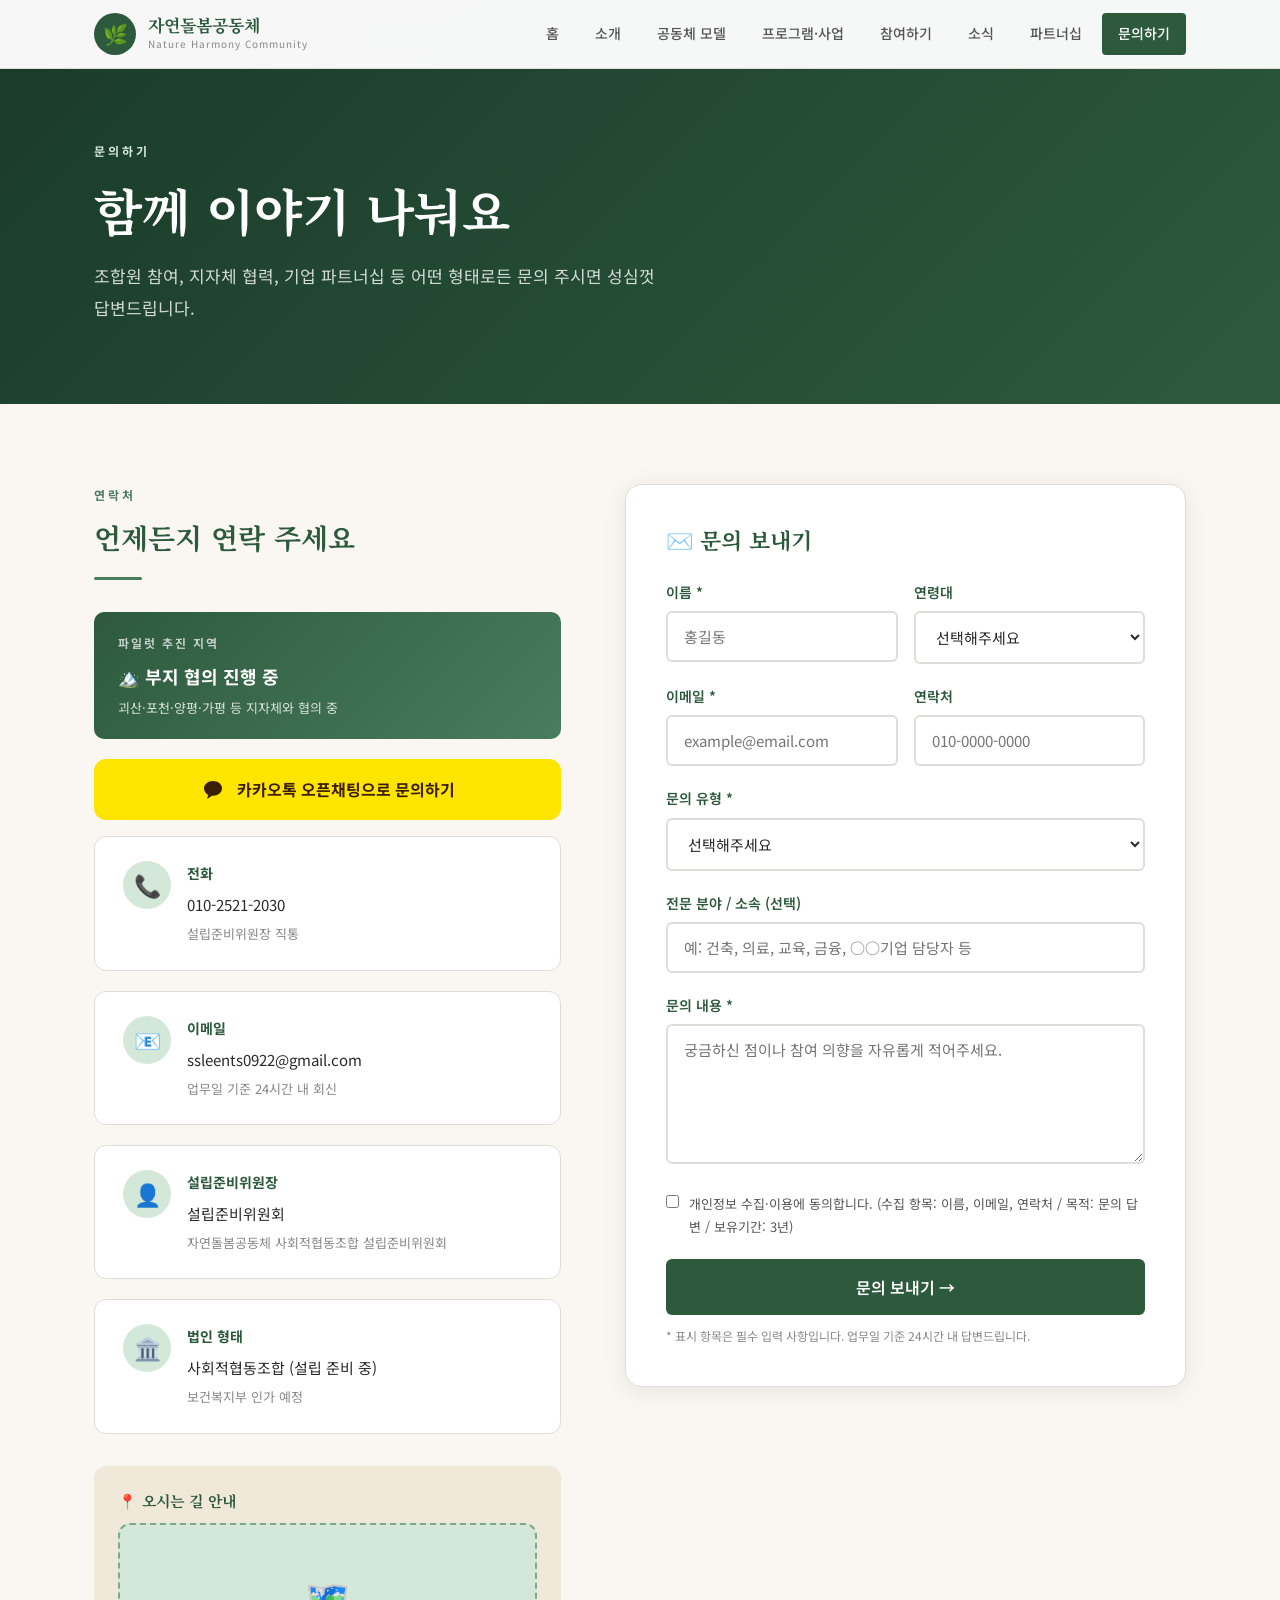
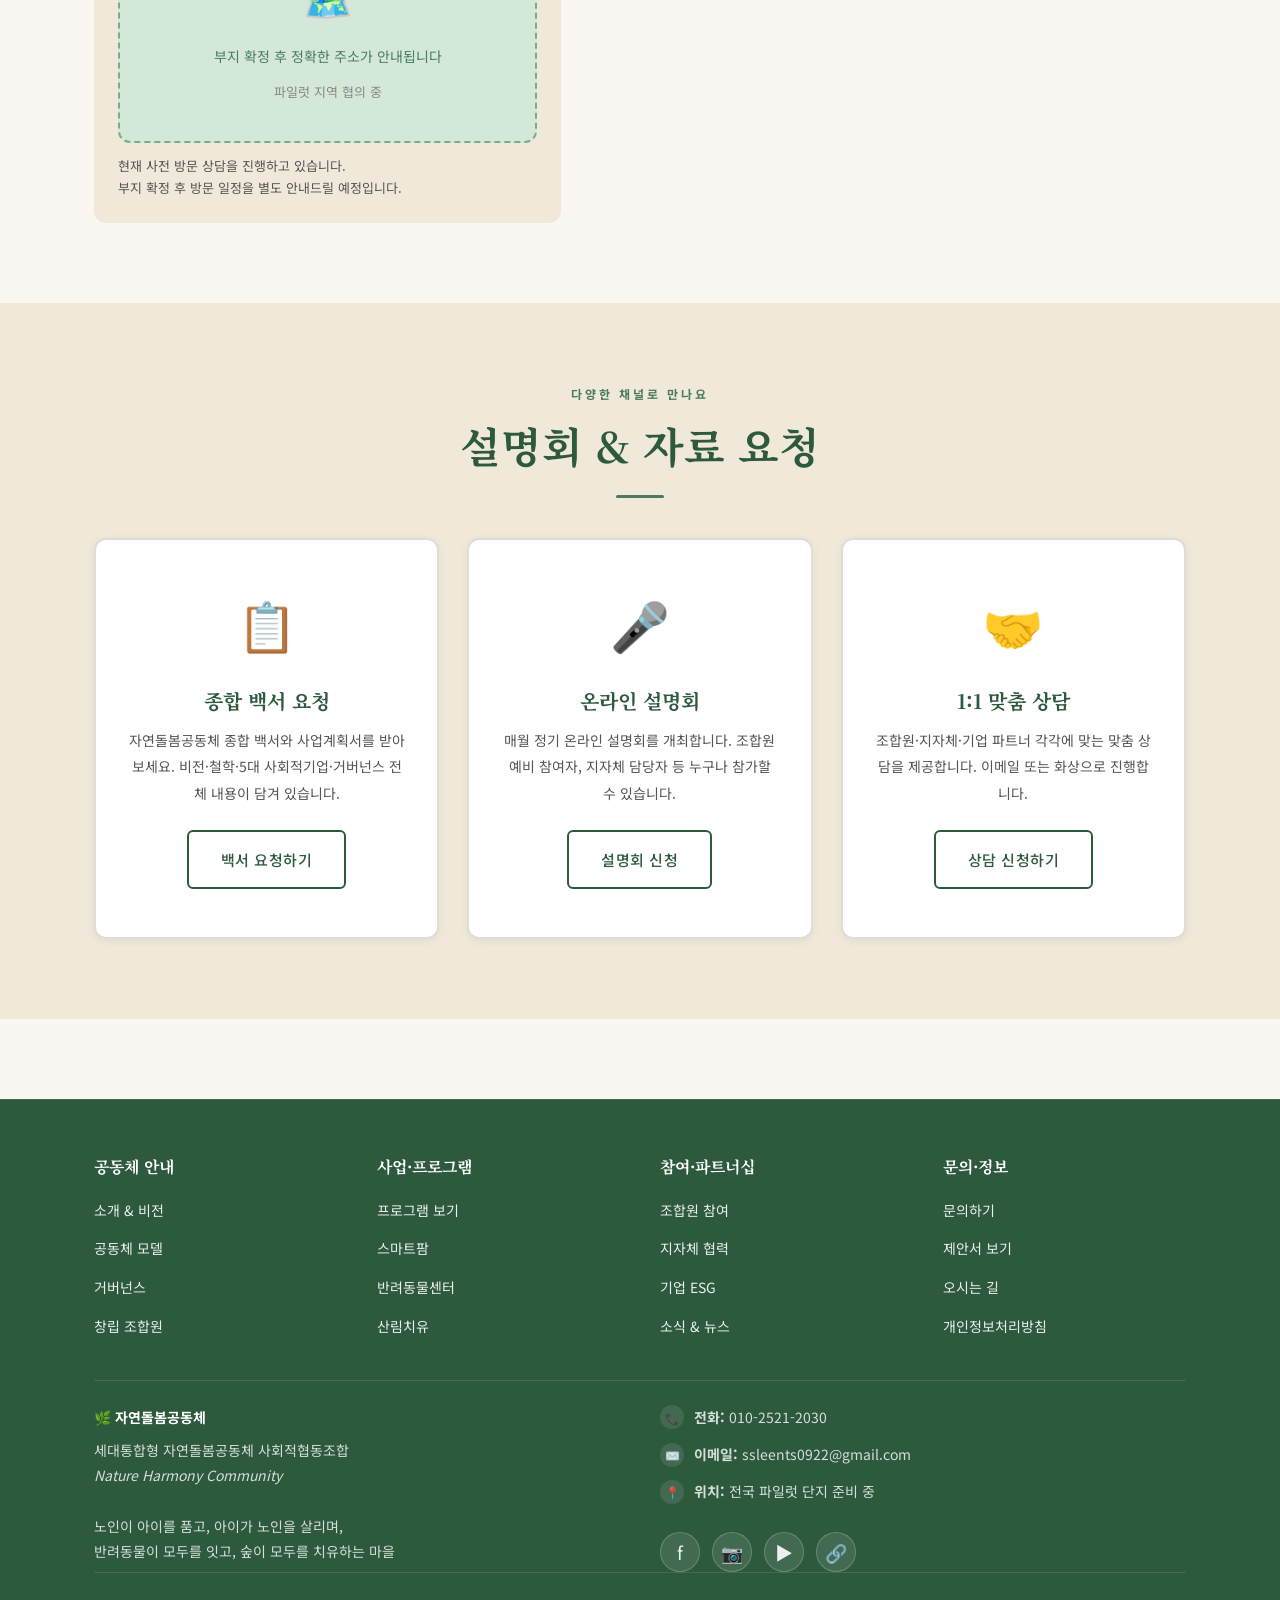
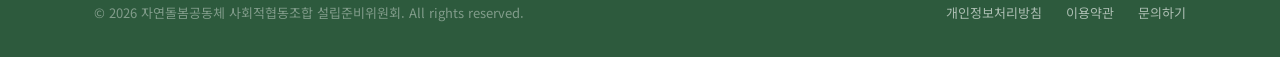
<file: contact.html>
﻿<!DOCTYPE html>
<html lang="ko">
<head>
  <meta charset="UTF-8">
  <meta name="viewport" content="width=device-width, initial-scale=1.0">
  <title>문의하기 — 자연돌봄공동체</title>
  <link rel="stylesheet" href="style.css">
  <link rel="manifest" href="manifest.json">
  <meta name="theme-color" content="#2d5a3d">
  <meta name="apple-mobile-web-app-capable" content="yes">
  <meta name="apple-mobile-web-app-status-bar-style" content="black-translucent">
  <meta name="apple-mobile-web-app-title" content="자연돌봄공동체">
  <link rel="apple-touch-icon" href="images/icon-192.png">
  <style>
    .page-hero { background: linear-gradient(135deg, #1a3a2a 0%, var(--green-deep) 100%); padding: 140px 0 80px; color: var(--white); }
    .form-grid { display: grid; grid-template-columns: 1fr 1.2fr; gap: 64px; align-items: start; }
    .form-group { margin-bottom: 20px; }
    .form-group label { display: block; font-size: 14px; font-weight: 600; color: var(--green-deep); margin-bottom: 6px; }
    .form-group input, .form-group select, .form-group textarea {
      width: 100%; padding: 13px 16px; border: 2px solid var(--border); border-radius: 6px;
      font-size: 15px; font-family: 'Noto Sans KR', sans-serif; color: var(--text-dark);
      background: var(--white); transition: border-color 0.2s; outline: none;
    }
    .form-group input:focus, .form-group select:focus, .form-group textarea:focus { border-color: var(--green-mid); }
    .form-group textarea { height: 140px; resize: vertical; }
    .form-row { display: grid; grid-template-columns: 1fr 1fr; gap: 16px; }
    .form-submit { width: 100%; padding: 16px; background: var(--green-deep); color: white; border: none; border-radius: 6px; font-size: 16px; font-weight: 600; cursor: pointer; font-family: 'Noto Sans KR', sans-serif; transition: all 0.2s; }
    .form-submit:hover { background: var(--green-mid); }
    .form-notice { font-size: 12px; color: var(--text-light); margin-top: 10px; }
    .contact-cards { display: flex; flex-direction: column; gap: 20px; margin-bottom: 32px; }
    .contact-card { background: var(--white); border-radius: 12px; padding: 24px 28px; border: 1px solid var(--border); display: flex; gap: 16px; align-items: flex-start; }
    .contact-card-icon { width: 48px; height: 48px; background: var(--green-pale); border-radius: 50%; display: flex; align-items: center; justify-content: center; font-size: 22px; flex-shrink: 0; }
    .contact-card-body strong { display: block; font-size: 14px; color: var(--green-deep); margin-bottom: 4px; }
    .contact-card-body span { font-size: 15px; color: var(--text-dark); }
    .contact-card-body small { display: block; font-size: 13px; color: var(--text-light); margin-top: 3px; }
    .map-area { background: var(--green-pale); border-radius: 12px; height: 220px; display: flex; align-items: center; justify-content: center; flex-direction: column; gap: 10px; border: 2px dashed var(--green-light); }
    .pilot-badge { background: linear-gradient(135deg, var(--green-deep), var(--green-mid)); color: white; border-radius: 10px; padding: 20px 24px; margin-bottom: 20px; }
    .success-msg { display: none; background: var(--green-pale); border: 2px solid var(--green-mid); border-radius: 10px; padding: 24px; text-align: center; margin-top: 20px; }
    .success-msg .icon { font-size: 40px; margin-bottom: 10px; }
    .success-msg h3 { color: var(--green-deep); margin-bottom: 8px; }
    .success-msg p { font-size: 14px; color: var(--text-mid); }
    @media (max-width: 768px) { .form-grid { grid-template-columns: 1fr; } .form-row { grid-template-columns: 1fr; } }
  </style>
</head>
<body>

<nav id="navbar">
  <div class="container">
    <div class="nav-inner">
      <a href="index.html" class="nav-logo">
        <div class="nav-logo-icon">🌿</div>
        <div class="nav-logo-text">
          <span class="nav-logo-main">자연돌봄공동체</span>
          <span class="nav-logo-sub">Nature Harmony Community</span>
        </div>
      </a>
      <ul class="nav-menu" id="navMenu">
        <li><a href="index.html">홈</a></li>
        <li><a href="about.html">소개</a></li>
        <li><a href="community.html">공동체 모델</a></li>
        <li><a href="programs.html">프로그램·사업</a></li>
        <li><a href="join.html">참여하기</a></li>
        <li><a href="news.html">소식</a></li>
        <li><a href="proposals.html">파트너십</a></li>
        <li><a href="contact.html" class="active nav-cta">문의하기</a></li>
      </ul>
      <button class="nav-toggle" id="navToggle"><span></span><span></span><span></span></button>
    </div>
  </div>
</nav>

<section class="page-hero">
  <div class="container">
    <div class="section-label" style="color:var(--green-pale)">문의하기</div>
    <h1 style="font-family:'Noto Serif KR',serif;font-size:clamp(30px,5vw,50px);font-weight:700;margin-bottom:16px;">함께 이야기 나눠요</h1>
    <p style="font-size:17px;color:rgba(255,255,255,0.8);max-width:580px;line-height:1.9;">조합원 참여, 지자체 협력, 기업 파트너십 등 어떤 형태로든 문의 주시면 성심껏 답변드립니다.</p>
  </div>
</section>

<section class="section">
  <div class="container">
    <div class="form-grid">

      <!-- 연락처 정보 -->
      <div class="fade-in">
        <div class="section-label">연락처</div>
        <h2 class="section-title" style="font-size:28px;">언제든지 연락 주세요</h2>
        <div class="divider"></div>

        <div class="pilot-badge">
          <div style="font-size:12px;font-weight:700;letter-spacing:2px;opacity:0.7;margin-bottom:6px;">파일럿 추진 지역</div>
          <div style="font-size:18px;font-weight:700;">🏔️ 부지 협의 진행 중</div>
          <div style="font-size:13px;opacity:0.8;margin-top:4px;">괴산·포천·양평·가평 등 지자체와 협의 중</div>
        </div>

        <!-- 카카오톡 오픈채팅 버튼 -->
        <a href="https://open.kakao.com/o/gjayon2026" target="_blank" rel="noopener"
           style="display:flex;align-items:center;justify-content:center;gap:12px;width:100%;padding:16px;background:#FEE500;border-radius:12px;text-decoration:none;margin-bottom:16px;transition:opacity 0.2s;"
           onmouseover="this.style.opacity='0.85'" onmouseout="this.style.opacity='1'">
          <svg width="24" height="24" viewBox="0 0 24 24" fill="none" xmlns="http://www.w3.org/2000/svg">
            <path d="M12 3C7.03 3 3 6.36 3 10.5c0 2.69 1.7 5.06 4.26 6.42L6.2 20.1a.4.4 0 00.57.46l4.17-2.77c.35.04.7.06 1.06.06 4.97 0 9-3.36 9-7.5S16.97 3 12 3z" fill="#3B1E08"/>
          </svg>
          <span style="font-size:16px;font-weight:700;color:#3B1E08;">카카오톡 오픈채팅으로 문의하기</span>
        </a>

        <div class="contact-cards">
          <div class="contact-card">
            <div class="contact-card-icon">📞</div>
            <div class="contact-card-body">
              <strong>전화</strong>
              <span>010-2521-2030</span>
              <small>설립준비위원장 직통</small>
            </div>
          </div>
          <div class="contact-card">
            <div class="contact-card-icon">📧</div>
            <div class="contact-card-body">
              <strong>이메일</strong>
              <span>ssleents0922@gmail.com</span>
              <small>업무일 기준 24시간 내 회신</small>
            </div>
          </div>
          <div class="contact-card">
            <div class="contact-card-icon">👤</div>
            <div class="contact-card-body">
              <strong>설립준비위원장</strong>
              <span>설립준비위원회</span>
              <small>자연돌봄공동체 사회적협동조합 설립준비위원회</small>
            </div>
          </div>
          <div class="contact-card">
            <div class="contact-card-icon">🏛️</div>
            <div class="contact-card-body">
              <strong>법인 형태</strong>
              <span>사회적협동조합 (설립 준비 중)</span>
              <small>보건복지부 인가 예정</small>
            </div>
          </div>
        </div>

        <div style="background:var(--earth-pale);border-radius:12px;padding:24px;">
          <h4 style="font-size:15px;color:var(--green-deep);margin-bottom:12px;">📍 오시는 길 안내</h4>
          <div class="map-area">
            <div style="font-size:40px;">🗺️</div>
            <p style="font-size:14px;color:var(--green-mid);">부지 확정 후 정확한 주소가 안내됩니다</p>
            <p style="font-size:13px;color:var(--text-light);">파일럿 지역 협의 중</p>
          </div>
          <p style="font-size:13px;color:var(--text-mid);margin-top:12px;line-height:1.7;">
            현재 사전 방문 상담을 진행하고 있습니다.<br>
            부지 확정 후 방문 일정을 별도 안내드릴 예정입니다.
          </p>
        </div>
      </div>

      <!-- 문의 폼 -->
      <div class="fade-in stagger-2">
        <div style="background:var(--white);border-radius:16px;padding:40px;border:1px solid var(--border);box-shadow:0 4px 24px var(--shadow);">
          <h3 style="font-size:22px;color:var(--green-deep);margin-bottom:24px;">✉️ 문의 보내기</h3>
          <form id="contactForm">
            <div class="form-row">
              <div class="form-group">
                <label for="name">이름 *</label>
                <input type="text" id="name" placeholder="홍길동" required>
              </div>
              <div class="form-group">
                <label for="age">연령대</label>
                <select id="age">
                  <option value="">선택해주세요</option>
                  <option>20대</option>
                  <option>30대</option>
                  <option>40대</option>
                  <option>50대 (55세 미만)</option>
                  <option>55~65세 (장년)</option>
                  <option>65세 이상</option>
                  <option>기관/단체</option>
                </select>
              </div>
            </div>
            <div class="form-row">
              <div class="form-group">
                <label for="email">이메일 *</label>
                <input type="email" id="email" placeholder="example@email.com" required>
              </div>
              <div class="form-group">
                <label for="phone">연락처</label>
                <input type="tel" id="phone" placeholder="010-0000-0000">
              </div>
            </div>
            <div class="form-group">
              <label for="purpose">문의 유형 *</label>
              <select id="purpose" required>
                <option value="">선택해주세요</option>
                <option>조합원 참여 문의</option>
                <option>지자체 파트너십 문의</option>
                <option>기업 ESG 파트너십 문의</option>
                <option>입주 문의 (독립생활형/경증요양형/중증케어형)</option>
                <option>언론 취재 요청</option>
                <option>설명회 참가 신청</option>
                <option>소식 구독 신청</option>
                <option>기타 문의</option>
              </select>
            </div>
            <div class="form-group">
              <label for="expertise">전문 분야 / 소속 (선택)</label>
              <input type="text" id="expertise" placeholder="예: 건축, 의료, 교육, 금융, ○○기업 담당자 등">
            </div>
            <div class="form-group">
              <label for="message">문의 내용 *</label>
              <textarea id="message" placeholder="궁금하신 점이나 참여 의향을 자유롭게 적어주세요." required></textarea>
            </div>
            <div class="form-group">
              <label style="display:flex;align-items:flex-start;gap:10px;cursor:pointer;font-weight:400;">
                <input type="checkbox" id="privacy" required style="width:auto;margin-top:3px;">
                <span style="font-size:13px;color:var(--text-mid);">개인정보 수집·이용에 동의합니다. (수집 항목: 이름, 이메일, 연락처 / 목적: 문의 답변 / 보유기간: 3년)</span>
              </label>
            </div>
            <button type="submit" class="form-submit">문의 보내기 →</button>
            <p class="form-notice">* 표시 항목은 필수 입력 사항입니다. 업무일 기준 24시간 내 답변드립니다.</p>
          </form>
          <div class="success-msg" id="successMsg">
            <div class="icon">✅</div>
            <h3>문의가 접수되었습니다!</h3>
            <p>빠른 시일 내에 이메일로 답변드리겠습니다.<br>자연돌봄공동체에 관심 가져주셔서 감사합니다. 🌿</p>
          </div>
        </div>
      </div>
    </div>
  </div>
</section>

<!-- 추가 채널 -->
<section class="section section-alt">
  <div class="container">
    <div class="text-center fade-in">
      <div class="section-label">다양한 채널로 만나요</div>
      <h2 class="section-title">설명회 & 자료 요청</h2>
      <div class="divider divider-center"></div>
    </div>
    <div class="join-grid" style="margin-top:40px;">
      <div class="join-card fade-in stagger-1">
        <div class="join-card-icon">📋</div>
        <h3>종합 백서 요청</h3>
        <p>자연돌봄공동체 종합 백서와 사업계획서를 받아보세요. 비전·철학·5대 사회적기업·거버넌스 전체 내용이 담겨 있습니다.</p>
        <a href="contact.html" class="btn btn-outline">백서 요청하기</a>
      </div>
      <div class="join-card fade-in stagger-2">
        <div class="join-card-icon">🎤</div>
        <h3>온라인 설명회</h3>
        <p>매월 정기 온라인 설명회를 개최합니다. 조합원 예비 참여자, 지자체 담당자 등 누구나 참가할 수 있습니다.</p>
        <a href="contact.html" class="btn btn-outline">설명회 신청</a>
      </div>
      <div class="join-card fade-in stagger-3">
        <div class="join-card-icon">🤝</div>
        <h3>1:1 맞춤 상담</h3>
        <p>조합원·지자체·기업 파트너 각각에 맞는 맞춤 상담을 제공합니다. 이메일 또는 화상으로 진행합니다.</p>
        <a href="contact.html" class="btn btn-outline">상담 신청하기</a>
      </div>
    </div>
  </div>
</section>

<footer>
  <div class="container">
    <div class="footer-main">
      <div class="footer-section">
        <h3>공동체 안내</h3>
        <ul>
          <li><a href="about.html">소개 &amp; 비전</a></li>
          <li><a href="community.html">공동체 모델</a></li>
          <li><a href="about.html#governance">거버넌스</a></li>
          <li><a href="about.html#members">창립 조합원</a></li>
        </ul>
      </div>
      <div class="footer-section">
        <h3>사업·프로그램</h3>
        <ul>
          <li><a href="programs.html">프로그램 보기</a></li>
          <li><a href="programs.html#smartfarm">스마트팜</a></li>
          <li><a href="programs.html#animals">반려동물센터</a></li>
          <li><a href="programs.html#forest">산림치유</a></li>
        </ul>
      </div>
      <div class="footer-section">
        <h3>참여·파트너십</h3>
        <ul>
          <li><a href="join.html">조합원 참여</a></li>
          <li><a href="join.html#local-gov">지자체 협력</a></li>
          <li><a href="join.html#corporate">기업 ESG</a></li>
          <li><a href="news.html">소식 &amp; 뉴스</a></li>
        </ul>
      </div>
      <div class="footer-section">
        <h3>문의·정보</h3>
        <ul>
          <li><a href="contact.html">문의하기</a></li>
          <li><a href="proposals.html">제안서 보기</a></li>
          <li><a href="contact.html#location">오시는 길</a></li>
          <li><a href="javascript:void(0);">개인정보처리방침</a></li>
        </ul>
      </div>
    </div>
    
    <div class="footer-about">
      <div class="footer-about-text">
        <strong>🌿 자연돌봄공동체</strong>
        세대통합형 자연돌봄공동체 사회적협동조합<br>
        <em>Nature Harmony Community</em><br><br>
        노인이 아이를 품고, 아이가 노인을 살리며,<br>
        반려동물이 모두를 잇고, 숲이 모두를 치유하는 마을
      </div>
      <div class="footer-contact">
        <div class="footer-contact-item">
          <span class="footer-contact-icon">📞</span>
          <span><strong>전화:</strong> 010-2521-2030</span>
        </div>
        <div class="footer-contact-item">
          <span class="footer-contact-icon">✉️</span>
          <span><strong>이메일:</strong> ssleents0922@gmail.com</span>
        </div>
        <div class="footer-contact-item">
          <span class="footer-contact-icon">📍</span>
          <span><strong>위치:</strong> 전국 파일럿 단지 준비 중</span>
        </div>
        <div class="footer-social">
          <a href="javascript:void(0);" class="footer-social-link" title="Facebook" aria-label="Facebook">f</a>
          <a href="javascript:void(0);" class="footer-social-link" title="Instagram" aria-label="Instagram">📷</a>
          <a href="javascript:void(0);" class="footer-social-link" title="YouTube" aria-label="YouTube">▶️</a>
          <a href="javascript:void(0);" class="footer-social-link" title="Naver Blog" aria-label="Naver Blog">🔗</a>
        </div>
      </div>
    </div>
    
    <div class="footer-bottom">
      <div>© 2026 자연돌봄공동체 사회적협동조합 설립준비위원회. All rights reserved.</div>
      <nav class="footer-bottom-nav">
        <a href="javascript:void(0);">개인정보처리방침</a>
        <a href="javascript:void(0);">이용약관</a>
        <a href="contact.html">문의하기</a>
      </nav>
    </div>
  </div>
</footer>

<script>
  const navbar = document.getElementById('navbar');
  window.addEventListener('scroll', () => navbar.classList.toggle('scrolled', window.scrollY > 20));
    if ('serviceWorker' in navigator) { navigator.serviceWorker.register('/sw.js').catch(()=>{}); }
  document.getElementById('navToggle').addEventListener('click', () => document.getElementById('navMenu').classList.toggle('open'));
  const observer = new IntersectionObserver(entries => entries.forEach(e => { if(e.isIntersecting) e.target.classList.add('visible'); }), { threshold: 0.1 });
  document.querySelectorAll('.fade-in').forEach(el => observer.observe(el));

  document.getElementById('contactForm').addEventListener('submit', function(e) {
    e.preventDefault();
    this.style.display = 'none';
    document.getElementById('successMsg').style.display = 'block';
    // 실제 이메일 연동 시 여기에 fetch/API 호출 추가
  });
</script>
</body>
</html>
</file>
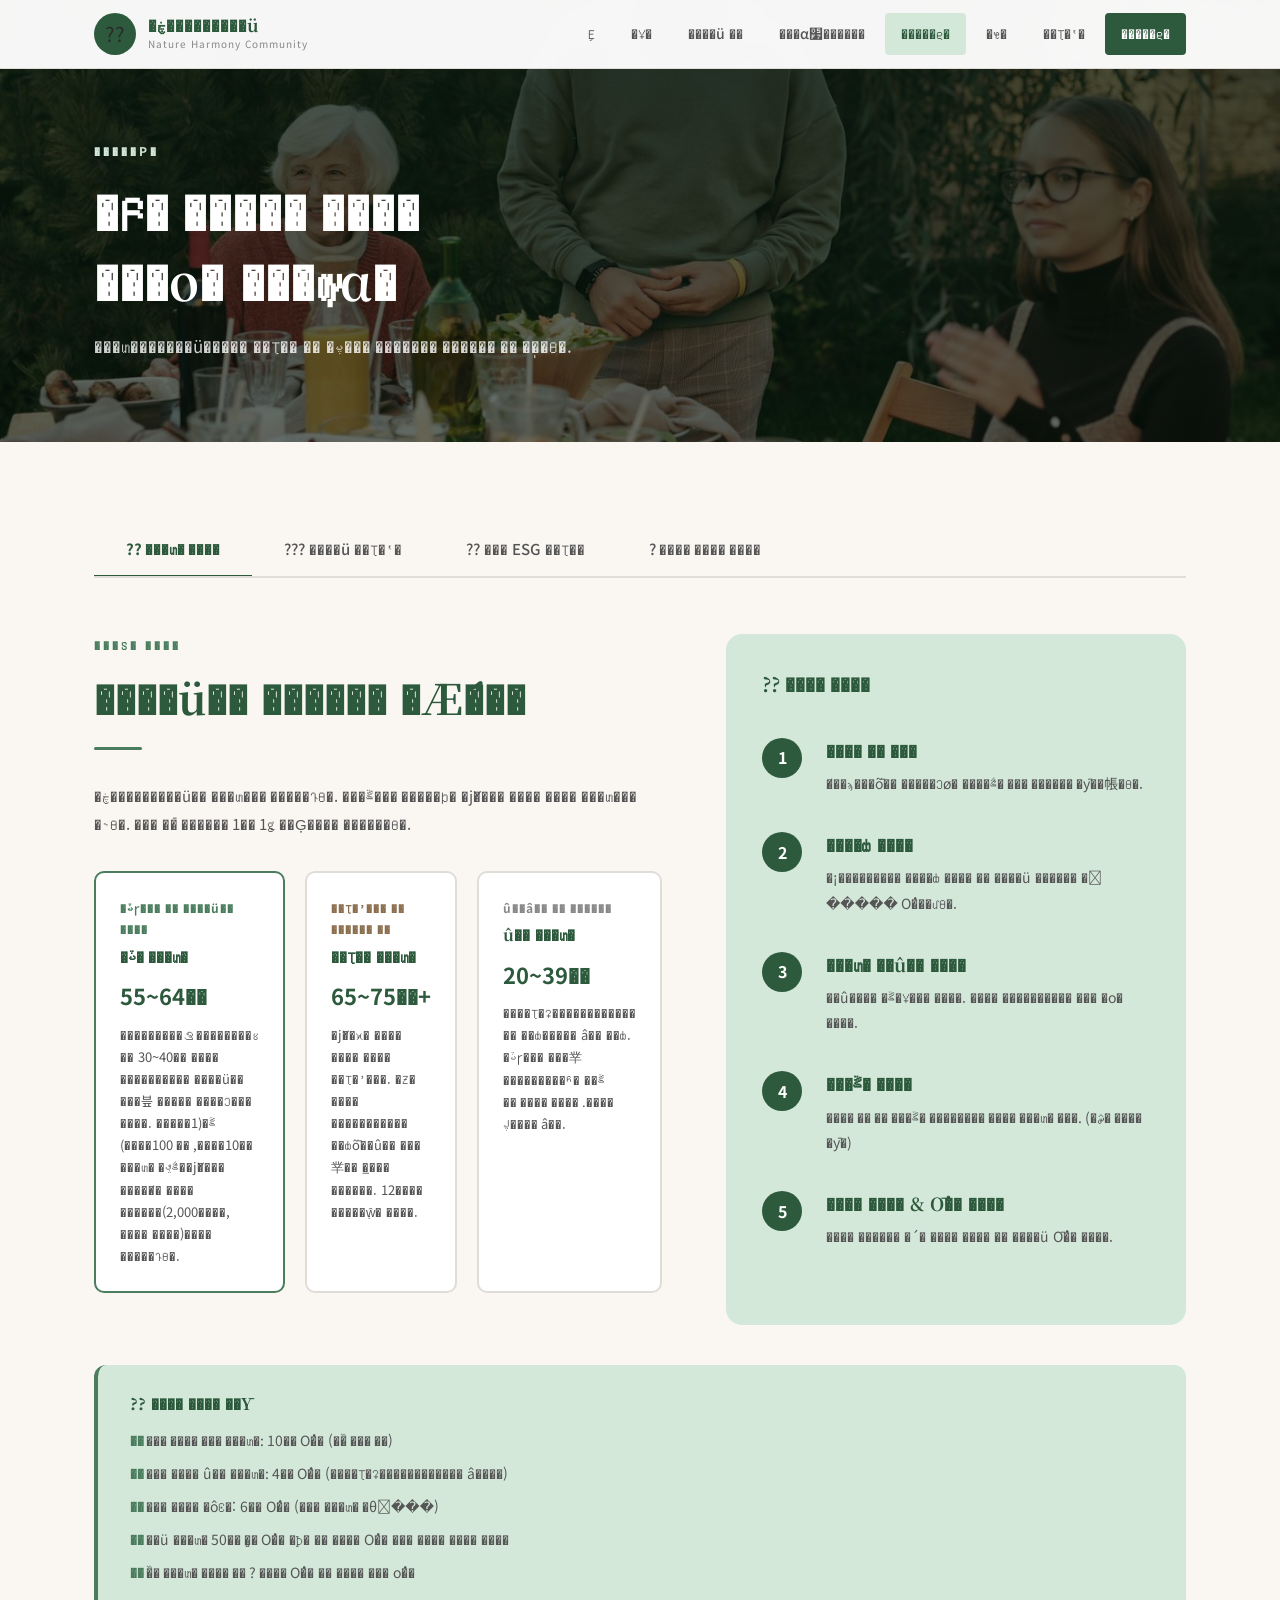
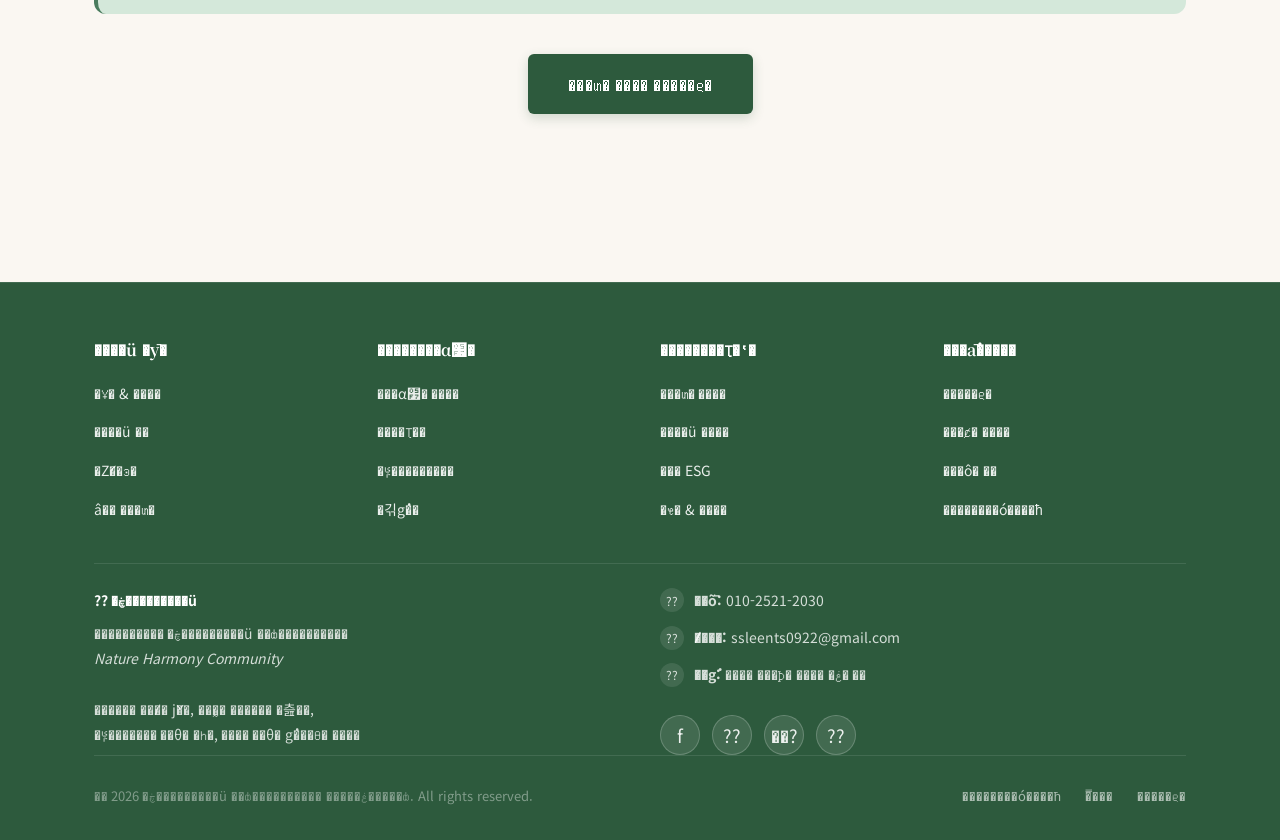
<file: join.html>
<!DOCTYPE html>
<html lang="ko">
<head>
  <meta charset="UTF-8">
  <meta name="viewport" content="width=device-width, initial-scale=1.0">
  <title>�����ϱ� ? �ڿ���������ü</title>
  <link rel="stylesheet" href="style.css">
  <link rel="manifest" href="manifest.json">
  <meta name="theme-color" content="#2d5a3d">
  <meta name="apple-mobile-web-app-capable" content="yes">
  <meta name="apple-mobile-web-app-status-bar-style" content="black-translucent">
  <meta name="apple-mobile-web-app-title" content="�ڿ���������ü">
  <link rel="apple-touch-icon" href="images/icon-192.png">
  <style>
    .page-hero { background: linear-gradient(to bottom, rgba(8,24,14,0.78) 0%, rgba(8,24,14,0.58) 100%), url('images/community-meal.jpg') center center/cover no-repeat; padding: 140px 0 80px; color: var(--white); }
    .tab-bar { display: flex; gap: 0; border-bottom: 2px solid var(--border); margin-bottom: 56px; overflow-x: auto; }
    .tab-btn { padding: 16px 32px; font-size: 15px; font-weight: 500; color: var(--text-mid); background: none; border: none; cursor: pointer; white-space: nowrap; border-bottom: 3px solid transparent; margin-bottom: -2px; font-family: 'Noto Sans KR', sans-serif; transition: all 0.2s; }
    .tab-btn.active { color: var(--green-deep); border-bottom-color: var(--green-deep); font-weight: 700; }
    .tab-btn:hover { color: var(--green-deep); }
    .tab-content { display: none; }
    .tab-content.active { display: block; }
    .step-list { display: flex; flex-direction: column; gap: 0; margin: 40px 0; }
    .step-item { display: flex; gap: 24px; position: relative; padding-bottom: 36px; }
    .step-item:last-child { padding-bottom: 0; }
    .step-item:not(:last-child)::before { content: ''; position: absolute; left: 20px; top: 44px; bottom: 0; width: 2px; background: var(--green-pale); }
    .step-num { width: 40px; height: 40px; background: var(--green-deep); color: white; border-radius: 50%; display: flex; align-items: center; justify-content: center; font-weight: 700; font-size: 16px; flex-shrink: 0; z-index: 1; }
    .step-body h3 { font-size: 18px; color: var(--green-deep); margin-bottom: 8px; }
    .step-body p { font-size: 14px; color: var(--text-mid); line-height: 1.8; }
    .info-box { background: var(--green-pale); border-radius: 12px; padding: 28px 32px; margin: 32px 0; border-left: 4px solid var(--green-mid); }
    .info-box h4 { font-size: 16px; color: var(--green-deep); margin-bottom: 12px; }
    .info-box ul { list-style: none; display: flex; flex-direction: column; gap: 8px; }
    .info-box ul li { font-size: 14px; color: var(--text-mid); padding-left: 16px; position: relative; }
    .info-box ul li::before { content: '��'; position: absolute; left: 0; color: var(--green-mid); font-weight: 700; }
    .type-cards { display: grid; grid-template-columns: repeat(3, 1fr); gap: 20px; margin: 32px 0; }
    .type-card { background: var(--white); border-radius: 10px; padding: 24px; border: 2px solid var(--border); }
    .type-card.featured { border-color: var(--green-mid); }
    .type-card h4 { font-size: 16px; color: var(--green-deep); margin-bottom: 8px; }
    .type-card .price { font-size: 22px; font-weight: 700; color: var(--green-deep); margin: 8px 0; }
    .type-card p { font-size: 13px; color: var(--text-mid); line-height: 1.7; }
    .faq-list { display: flex; flex-direction: column; gap: 0; margin-top: 40px; }
    .faq-item { border-bottom: 1px solid var(--border); }
    .faq-q { display: flex; justify-content: space-between; align-items: center; padding: 20px 0; cursor: pointer; font-size: 15px; font-weight: 500; color: var(--text-dark); gap: 16px; }
    .faq-q .icon { font-size: 20px; transition: transform 0.3s; flex-shrink: 0; }
    .faq-item.open .faq-q .icon { transform: rotate(45deg); }
    .faq-a { max-height: 0; overflow: hidden; transition: max-height 0.4s ease; }
    .faq-item.open .faq-a { max-height: 400px; }
    .faq-a-inner { padding: 0 0 20px; font-size: 14px; color: var(--text-mid); line-height: 1.9; }
    @media (max-width: 768px) { .type-cards { grid-template-columns: 1fr; } }
  </style>
</head>
<body>

<nav id="navbar">
  <div class="container">
    <div class="nav-inner">
      <a href="index.html" class="nav-logo">
        <div class="nav-logo-icon">??</div>
        <div class="nav-logo-text">
          <span class="nav-logo-main">�ڿ���������ü</span>
          <span class="nav-logo-sub">Nature Harmony Community</span>
        </div>
      </a>
      <ul class="nav-menu" id="navMenu">
        <li><a href="index.html">Ȩ</a></li>
        <li><a href="about.html">�Ұ�</a></li>
        <li><a href="community.html">����ü ��</a></li>
        <li><a href="programs.html">���α׷������</a></li>
        <li><a href="join.html" class="active">�����ϱ�</a></li>
        <li><a href="news.html">�ҽ�</a></li>
        <li><a href="proposals.html">��Ʈ�ʽ�</a></li>
        <li><a href="contact.html" class="nav-cta">�����ϱ�</a></li>
      </ul>
      <button class="nav-toggle" id="navToggle"><span></span><span></span><span></span></button>
    </div>
  </div>
</nav>

<section class="page-hero">
  <div class="container">
    <div class="section-label" style="color:var(--green-pale)">�����ϱ�</div>
    <h1 style="font-family:'Noto Serif KR',serif;font-size:clamp(30px,5vw,50px);font-weight:700;margin-bottom:16px;">�Բ� ����� ����<br>���ο� ���ѹα�</h1>
    <p style="font-size:17px;color:rgba(255,255,255,0.8);max-width:580px;line-height:1.9;">���տ�������ü����� ��Ʈ�� �� �پ��� ������� ������ �� �ֽ��ϴ�.</p>
  </div>
</section>

<section class="section">
  <div class="container">
    <div class="tab-bar">
      <button class="tab-btn active" data-tab="member" id="member">?? ���տ� ����</button>
      <button class="tab-btn" data-tab="local-gov" id="local-gov">??? ����ü ��Ʈ�ʽ�</button>
      <button class="tab-btn" data-tab="corporate" id="corporate">?? ��� ESG ��Ʈ��</button>
      <button class="tab-btn" data-tab="faq">? ���� ���� ����</button>
    </div>

    <!-- ���տ� -->
    <div class="tab-content active" id="tab-member">
      <div class="intro-grid">
        <div>
          <div class="section-label">���տ� ����</div>
          <h2 class="section-title">����ü�� ������ �Ǽ���</h2>
          <div class="divider"></div>
          <p style="font-size:15px;color:var(--text-mid);line-height:1.9;margin-bottom:28px;">�ڿ���������ü�� ���տ��� �����Դϴ�. ���ڱ��� �����ϸ� �ǰ���� ���� ���� ���տ��� �˴ϴ�. ��� �ֿ� ������ 1�� 1ǥ ��Ģ���� �̷�����ϴ�.</p>
          <div class="type-cards">
            <div class="type-card featured">
              <div style="font-size:12px;font-weight:700;color:var(--green-mid);letter-spacing:1px;margin-bottom:6px;">�ٽɼ��� �� ����ü�� ����</div>
              <h4>�ٽ� ���տ�</h4>
              <div class="price">55~64��</div>
              <p>���������ࡤ��������ȣ �� 30~40�� ���� ���������� ����ü�� ���븦 ����� ����Ͻ��� ����. ���ڱ�(1�� 10����, �ּ� 100����)�� ���տ� �ڰݡ��ǰ���� �����̸� ���� ������(2,000����, ���� ����)���� �����Դϴ�.</p>
            </div>
            <div class="type-card">
              <div style="font-size:12px;font-weight:700;color:var(--earth-mid);letter-spacing:1px;margin-bottom:6px;">��Ʈ�ʼ��� �� ������ ��</div>
              <h4>��Ʈ�� ���տ�</h4>
              <div class="price">65~75��+</div>
              <p>�ǰ��ϰ� ���� ���� ���� ��Ʈ�ʼ���. �Ƶ� ���� ����������� ��ȸȭ��û�� ���丵�� �̲��� ������. 12���� �����ְŵ� ����.</p>
            </div>
            <div class="type-card">
              <div style="font-size:12px;font-weight:700;color:var(--text-light);letter-spacing:1px;margin-bottom:6px;">û��â�� �� �̷�����</div>
              <h4>û�� ���տ�</h4>
              <div class="price">20~39��</div>
              <p>����Ʈ�ʡ������������ �� ��ȸ����� â�� ��ȸ. �ٽɼ��� ���丵���������ʱ� �ڱ� ����. ���� ���� �� ���ڸ� â��.</p>
            </div>
          </div>
        </div>
        <div>
          <div style="background:var(--green-pale);border-radius:16px;padding:36px;">
            <h3 style="font-size:20px;color:var(--green-deep);margin-bottom:24px;">?? ���� ����</h3>
            <div class="step-list">
              <div class="step-item">
                <div class="step-num">1</div>
                <div class="step-body">
                  <h3>���� �� ���</h3>
                  <p>�̸��ϡ���ȭ�� �����Ͻø� ����ڰ� ��� ������ �ȳ��帳�ϴ�.</p>
                </div>
              </div>
              <div class="step-item">
                <div class="step-num">2</div>
                <div class="step-body">
                  <h3>����ȸ ����</h3>
                  <p>�¡��������� ����ȸ ���� �� ����ü ������ � ����� Ȯ���մϴ�.</p>
                </div>
              </div>
              <div class="step-item">
                <div class="step-num">3</div>
                <div class="step-body">
                  <h3>���տ� ��û�� ����</h3>
                  <p>��û���� �ڱ�Ұ��� ����. ���� ���������� ��� �о� ����.</p>
                </div>
              </div>
              <div class="step-item">
                <div class="step-num">4</div>
                <div class="step-body">
                  <h3>���ڱ� ����</h3>
                  <p>���� �� �ּ� ���ڱ� �������� ���� ���տ� ���. (�ݾ� ���� �ȳ�)</p>
                </div>
              </div>
              <div class="step-item">
                <div class="step-num">5</div>
                <div class="step-body">
                  <h3>���� ���� & Ȱ�� ����</h3>
                  <p>���� ������ �´� ���� ���� �� ����ü Ȱ�� ����.</p>
                </div>
              </div>
            </div>
          </div>
        </div>
      </div>
      <div class="info-box" style="margin-top:40px;">
        <h4>?? ���� ���� ��Ȳ</h4>
        <ul>
          <li>��� ���� ��� ���տ�: 10�� Ȯ�� (�߰� ��� ��)</li>
          <li>��� ���� û�� ���տ�: 4�� Ȯ�� (����Ʈ�ʡ������������ â����)</li>
          <li>��� ���� �ôϾ�: 6�� Ȯ�� (��� ���տ� �θ𡤰���)</li>
          <li>��ü ���տ� 50�� �̻� Ȯ�� �Ϸ� �� ���� Ȯ�� ��� ���� ���� ����</li>
          <li>�߰� ���տ� ���� �� ? ���� Ȯ�� �� ���� ��� ȯ��</li>
        </ul>
      </div>
      <div style="text-align:center;margin-top:40px;">
        <a href="contact.html" class="btn btn-primary" style="font-size:16px;padding:16px 40px;">���տ� ���� �����ϱ�</a>
      </div>
    </div>

    <!-- ����ü -->
    <div class="tab-content" id="tab-local-gov">
      <div class="intro-grid">
        <div>
          <div class="section-label">����ü ��Ʈ�ʽ�</div>
          <h2 class="section-title">��Ҵ� �� ����ü����,<br>����� ����� �츮��</h2>
          <div class="divider"></div>
          <p style="font-size:15px;color:var(--text-mid);line-height:1.9;margin-bottom:28px;">�� ����ü�� �α��Ҹ����������Դϱ�? �ڿ���������ü�� �Բ� �غ��س����ϴ�. �󱳡��������� ������ �ֽø�, �츮�� ����� ����� �� �� ���� ����ϴ�.</p>
          <div class="info-box">
            <h4>??? �츮�� ��û�ϴ� ������ 3���</h4>
            <ul>
              <li><strong>�� �� ����</strong> ? �ǹ� 500��+ �� ���� 3,000��+ (��Ȱ�� �� �켱)</li>
              <li><strong>�� �α� ��������������</strong> ? �� ���� �������Ӿ� ����Ӵ� 20�� �̻�</li>
              <li><strong>�� ������ �긲�ڿ�</strong> ? ���� ������ �Ǵ� ���� �Ӿ� (�긲ġ�� ��� ����)</li>
            </ul>
          </div>
          <div class="info-box" style="background:var(--earth-pale);border-left-color:var(--earth-mid);margin-top:16px;">
            <h4>? ����ü�� ��� ȿ��</h4>
            <ul>
              <li>��� ���� �α� 20��+ (��⡤û�⡤���Ρ��Ƶ�)</li>
              <li>�� Ȱ�� ? ���� ���� ����, ���� �ڻ� ��ġ â��</li>
              <li>����Ҹ������� Ȱ�� �ٰ� ����</li>
              <li>�Ƶ� �׷�Ȩ������ ��硤�긲ġ�� ���� ���� ����</li>
              <li>����Ʈ�ʡ��¾籤 �� ���� ���ڸ� â��</li>
              <li>�α��Ҹ� �غ� ���� ��� ? ���� ��å �𵨷� Ȯ��</li>
            </ul>
          </div>
        </div>
        <div>
          <div style="background:var(--earth-pale);border-radius:16px;padding:36px;">
            <h3 style="font-size:20px;color:var(--green-deep);margin-bottom:24px;">?? ���� ���� ����</h3>
            <div class="step-list">
              <div class="step-item">
                <div class="step-num" style="background:var(--earth-mid);">1</div>
                <div class="step-body"><h3>���ȼ� ����</h3><p>����ü ���� ���ȼ� ���� �� ���� ����. ��� �μ�: �α���å�����������߰���������å��.</p></div>
              </div>
              <div class="step-item">
                <div class="step-num" style="background:var(--earth-mid);">2</div>
                <div class="step-body"><h3>���� �ǹ� ����</h3><p>�����غ�����ȸ �湮 �Ǵ� ȭ�� ����. ���� �ĺ� ���� ���� �� Ȱ�� ��ȹ ����.</p></div>
              </div>
              <div class="step-item">
                <div class="step-num" style="background:var(--earth-mid);">3</div>
                <div class="step-body"><h3>MOU ü��</h3><p>����ü-�ڿ���������ü �� ���� ���ذ��� ü��. ���� ���� ���ǡ��Ⱓ Ȯ��.</p></div>
              </div>
              <div class="step-item">
                <div class="step-num" style="background:var(--earth-mid);">4</div>
                <div class="step-body"><h3>���� ���� & ����</h3><p>MOU ü�� �� ��ȸ���������� ���� ����. ���� Ȯ�� �� 6���� �̳� ���� ����.</p></div>
              </div>
            </div>
          </div>
        </div>
      </div>
      <div style="text-align:center;margin-top:40px;">
        <a href="contact.html" class="btn btn-primary" style="font-size:16px;padding:16px 40px;">����ü ���� ���ȼ� ��û</a>
      </div>
    </div>

    <!-- ��� -->
    <div class="tab-content" id="tab-corporate">
      <div class="intro-grid">
        <div>
          <div class="section-label">��� ESG ��Ʈ��</div>
          <h2 class="section-title">��ȸ�� ��ġ��<br>ESG�� ���ÿ�</h2>
          <div class="divider"></div>
          <p style="font-size:15px;color:var(--text-mid);line-height:1.9;margin-bottom:28px;">�ڿ���������ü���� ��Ʈ�ʽ��� ��ȸ�� ��θ� �Ѿ�, ���� ������ ��ȸ�� ������ ESG ����Ʈ�� �Բ� ������ ������ �����Դϴ�.</p>
          <div class="type-cards">
            <div class="type-card">
              <div style="font-size:24px;margin-bottom:12px;">??</div>
              <h4>��������</h4>
              <p>�ü� �Ǹ���� �Ŀ�. ����ü �� ��� ��Ī ���� ������. ESG ������ ���� ����.</p>
            </div>
            <div class="type-card featured">
              <div style="font-size:24px;margin-bottom:12px;">??</div>
              <h4>ź��ũ���� ����</h4>
              <p>����Ʈ�ʡ��¾籤���긲�� ź�� ���෮�� ũ�������� ����. ��� ź���߸� ��ǥ �޼��� Ȱ��.</p>
            </div>
            <div class="type-card">
              <div style="font-size:24px;margin-bottom:12px;">??</div>
              <h4>������ ����</h4>
              <p>����Ʈ�ʡ��긲ġ�����ݷ����� ���� ���α׷�. ������ + ��ȸ���� ���� �޼�.</p>
            </div>
          </div>
        </div>
        <div>
          <div style="background:linear-gradient(135deg, var(--green-deep), var(--green-mid));border-radius:16px;padding:40px;color:white;">
            <h3 style="font-size:20px;margin-bottom:24px;">?? ��Ʈ�ʽ� ����</h3>
            <div style="display:flex;flex-direction:column;gap:16px;">
              <div style="display:flex;gap:14px;align-items:flex-start;">
                <span style="font-size:20px;">??</span>
                <div>
                  <div style="font-weight:600;margin-bottom:4px;">ESG ���� ����</div>
                  <div style="font-size:13px;opacity:0.8;">��ȸ�� ��ġ â�� �ݾ�(SVI), ź�� ���෮, ���� �ο� �� ���� ������ ����</div>
                </div>
              </div>
              <div style="display:flex;gap:14px;align-items:flex-start;">
                <span style="font-size:20px;">??</span>
                <div>
                  <div style="font-weight:600;margin-bottom:4px;">ȫ�� ����</div>
                  <div style="font-size:13px;opacity:0.8;">����ü Ȩ���������ҽ�������� ������ ��Ʈ�� ��� �Ұ�</div>
                </div>
              </div>
              <div style="display:flex;gap:14px;align-items:flex-start;">
                <span style="font-size:20px;">???</span>
                <div>
                  <div style="font-weight:600;margin-bottom:4px;">������</div>
                  <div style="font-size:13px;opacity:0.8;">�Ŀ� �Ը� ���� �ǹ������������α׷� ������ �ο�</div>
                </div>
              </div>
              <div style="display:flex;gap:14px;align-items:flex-start;">
                <span style="font-size:20px;">??</span>
                <div>
                  <div style="font-weight:600;margin-bottom:4px;">ģȯ�� ��ǰ ��ǰ</div>
                  <div style="font-size:13px;opacity:0.8;">����Ʈ�� ����� ��깰��������ǰ ������ ������ ��ǰ ����</div>
                </div>
              </div>
            </div>
            <div style="margin-top:28px;padding-top:24px;border-top:1px solid rgba(255,255,255,0.2);">
              <div style="font-size:13px;opacity:0.7;margin-bottom:8px;">���� ���ȼ� ���� ���</div>
              <div style="font-size:15px;font-weight:600;">�����ڵ����׷� �� Ű�����Ǳ׷� ��</div>
            </div>
          </div>
        </div>
      </div>
      <div style="text-align:center;margin-top:40px;">
        <a href="contact.html" class="btn btn-primary" style="font-size:16px;padding:16px 40px;">ESG ���ȼ� ��û�ϱ�</a>
      </div>
    </div>

    <!-- FAQ -->
    <div class="tab-content" id="tab-faq">
      <div class="section-label">���� ���� ����</div>
      <h2 class="section-title">�ñ��� ����<br>�����߽��ϴ�</h2>
      <div class="divider"></div>
      <div class="faq-list">
        <div class="faq-item">
          <div class="faq-q">�� 150������ ���� �� ���Եǳ���?<span class="icon">+</span></div>
          <div class="faq-a"><div class="faq-a-inner">������Ȱ�� ���� ������ 2,000���� + �� 150����(ALL-IN)�� �Ļ� 3������Ź��û�ҡ����������α׷����⺻�Ƿᰡ ��� ���Ե˴ϴ�. ������ �ʿ������� ����纸�� �޿��� ������ ���������(������ 1,000����)�� �� �� 50����, �����ɾ���(������ 500����)�� ���κδ� ����(0��)�� �������ϴ�. �����ɾ����� ���� ���κδ���� ����ü ��ȣ���� ����� ��� �δ��մϴ�. �������� Ȱ���� �����ϸ� ���� �δ��� �� �پ��ϴ�.</div></div>
        </div>
        <div class="faq-item">
          <div class="faq-q">���ڱ��� ���̸�, �������� �� �ֳ���?<span class="icon">+</span></div>
          <div class="faq-a"><div class="faq-a-inner">���ڱ��� 1�� 10�����̸� �ּ� 100�������� �����մϴ�. ���ڱ��� ���տ� �ڰݰ� �ǰ���� �����̸� Ż�� �� ȯ�޵˴ϴ�. ���� �ÿ��� ������ 2,000������ ������ �����ϸ�(��� �� ��ȯ), ���ڱݰ��� ���� �׸��Դϴ�. �ʱ� �δ��� ������ ������ ���뿩 �� ����ü Ȱ������ ��ȯ�ϴ� ��ε� �ֽ��ϴ�. ���������� 1����=1���� �������� �� �д�ݿ��� �ִ� 100�������� �����˴ϴ�.</div></div>
        </div>
        <div class="faq-item">
          <div class="faq-q">55~65���� �ƴϾ ������ �� �ֳ���?<span class="icon">+</span></div>
          <div class="faq-a"><div class="faq-a-inner">��, �����մϴ�. û�� ���տ�(20~39��)�� ����Ʈ�ʡ������������ �� ��ȸ����� â�� ��ȸ�� �����ϴ�. 65�� �̻� ���ε� ���� ���� �Ǵ� ���� ���� ���տ����� ���� �����մϴ�. ��, ����ü�� �ٽ� � ��ü�� 55~65�� ������Դϴ�.</div></div>
        </div>
        <div class="faq-item">
          <div class="faq-q">������ ��� ���⳪��?<span class="icon">+</span></div>
          <div class="faq-a"><div class="faq-a-inner">���� ��⵵(������õ������), ���(����) �� ������ ����ü�� �� ���� Ȱ���� ���� ���Դϴ�. Ư�� �������� Ȯ���� ���� �ƴϸ�, ������ Ȯ���Ǵ� �������� ���� ���� �����մϴ�.</div></div>
        </div>
        <div class="faq-item">
          <div class="faq-q">���� ���տ����� ����ϸ� �ٷ� �̻��ؾ� �ϳ���?<span class="icon">+</span></div>
          <div class="faq-a"><div class="faq-a-inner">�ƴմϴ�. ����� ���� ��� �ܰ��, ������ Ȯ���ǰ� ���� ������ �Ϸ�� �� ���� ���ڱ� ���԰� ���� ������ ����˴ϴ�. ���� ���� ����Ͻø� �켱 �ȳ��� ����ȸ ��û�� ������ �� �ֽ��ϴ�.</div></div>
        </div>
        <div class="faq-item">
          <div class="faq-q">�ǰ��� �������� ��� �ǳ���?<span class="icon">+</span></div>
          <div class="faq-a"><div class="faq-a-inner">����ü �ȿ��� ������Ȱ�� �� ��������� �� �����ɾ������� �ڿ������� ��ȯ�˴ϴ�. �ܺ� �������� ������ �ʿ� ���� 25~30�� �Բ��� ����� �翡�� �������� ��Ȱ�ϴ� ���� �ڿ���������ü�� �ٽ� �����Դϴ�. ����纸�� ����� ������ ���� �δ��� ������ �������ϴ�.</div></div>
        </div>
        <div class="faq-item">
          <div class="faq-q">����ü�� ���������� ��������� ��� �ϳ���?<span class="icon">+</span></div>
          <div class="faq-a"><div class="faq-a-inner">5�� ��ȸ����� ���͡����� �����޿���ESG �Ŀ������������� 4���� ������ �̷�� ���� ��� ���� ������ ��õ �����մϴ�. �׿����� ���� ��� ���� ���������Ƶ�������ߡ��ڿ� 75% / Ȯ��(2��3����) 15% / ��� 10%�� ����Ͽ� ����ü ���Ӱ��ɼ��� �������մϴ�.</div></div>
        </div>
      </div>
    </div>
  </div>
</section>

<footer>
  <div class="container">
    <div class="footer-main">
      <div class="footer-section">
        <h3>����ü �ȳ�</h3>
        <ul>
          <li><a href="about.html">�Ұ� &amp; ����</a></li>
          <li><a href="community.html">����ü ��</a></li>
          <li><a href="about.html#governance">�Ź��ͽ�</a></li>
          <li><a href="about.html#members">â�� ���տ�</a></li>
        </ul>
      </div>
      <div class="footer-section">
        <h3>��������α׷�</h3>
        <ul>
          <li><a href="programs.html">���α׷� ����</a></li>
          <li><a href="programs.html#smartfarm">����Ʈ��</a></li>
          <li><a href="programs.html#animals">�ݷ���������</a></li>
          <li><a href="programs.html#forest">�긲ġ��</a></li>
        </ul>
      </div>
      <div class="footer-section">
        <h3>��������Ʈ�ʽ�</h3>
        <ul>
          <li><a href="join.html">���տ� ����</a></li>
          <li><a href="join.html#local-gov">����ü ����</a></li>
          <li><a href="join.html#corporate">��� ESG</a></li>
          <li><a href="news.html">�ҽ� &amp; ����</a></li>
        </ul>
      </div>
      <div class="footer-section">
        <h3>���ǡ�����</h3>
        <ul>
          <li><a href="contact.html">�����ϱ�</a></li>
          <li><a href="proposals.html">���ȼ� ����</a></li>
          <li><a href="contact.html#location">���ô� ��</a></li>
          <li><a href="javascript:void(0);">��������ó����ħ</a></li>
        </ul>
      </div>
    </div>
    
    <div class="footer-about">
      <div class="footer-about-text">
        <strong>?? �ڿ���������ü</strong>
        ���������� �ڿ���������ü ��ȸ����������<br>
        <em>Nature Harmony Community</em><br><br>
        ������ ���̸� ǰ��, ���̰� ������ �츮��,<br>
        �ݷ������� ��θ� �հ�, ���� ��θ� ġ���ϴ� ����
      </div>
      <div class="footer-contact">
        <div class="footer-contact-item">
          <span class="footer-contact-icon">??</span>
          <span><strong>��ȭ:</strong> 010-2521-2030</span>
        </div>
        <div class="footer-contact-item">
          <span class="footer-contact-icon">??</span>
          <span><strong>�̸���:</strong> ssleents0922@gmail.com</span>
        </div>
        <div class="footer-contact-item">
          <span class="footer-contact-icon">??</span>
          <span><strong>��ġ:</strong> ���� ���Ϸ� ���� �غ� ��</span>
        </div>
        <div class="footer-social">
          <a href="javascript:void(0);" class="footer-social-link" title="Facebook" aria-label="Facebook">f</a>
          <a href="javascript:void(0);" class="footer-social-link" title="Instagram" aria-label="Instagram">??</a>
          <a href="javascript:void(0);" class="footer-social-link" title="YouTube" aria-label="YouTube">��?</a>
          <a href="javascript:void(0);" class="footer-social-link" title="Naver Blog" aria-label="Naver Blog">??</a>
        </div>
      </div>
    </div>
    
    <div class="footer-bottom">
      <div>�� 2026 �ڿ���������ü ��ȸ���������� �����غ�����ȸ. All rights reserved.</div>
      <nav class="footer-bottom-nav">
        <a href="javascript:void(0);">��������ó����ħ</a>
        <a href="javascript:void(0);">�̿���</a>
        <a href="contact.html">�����ϱ�</a>
      </nav>
    </div>
  </div>
</footer>

<script>
  const navbar = document.getElementById('navbar');
  window.addEventListener('scroll', () => navbar.classList.toggle('scrolled', window.scrollY > 20));
    if ('serviceWorker' in navigator) { navigator.serviceWorker.register('/sw.js').catch(()=>{}); }
  document.getElementById('navToggle').addEventListener('click', () => document.getElementById('navMenu').classList.toggle('open'));
  const observer = new IntersectionObserver(entries => entries.forEach(e => { if(e.isIntersecting) e.target.classList.add('visible'); }), { threshold: 0.1 });
  document.querySelectorAll('.fade-in').forEach(el => observer.observe(el));

  // ��
  document.querySelectorAll('.tab-btn').forEach(btn => {
    btn.addEventListener('click', () => {
      document.querySelectorAll('.tab-btn').forEach(b => b.classList.remove('active'));
      document.querySelectorAll('.tab-content').forEach(c => c.classList.remove('active'));
      btn.classList.add('active');
      document.getElementById('tab-' + btn.dataset.tab).classList.add('active');
    });
  });

  // URL �ؽ÷� �� �̵�
  const hash = window.location.hash.replace('#','');
  if(hash) {
    const btn = document.querySelector(`[data-tab="${hash}"]`);
    if(btn) btn.click();
  }

  // FAQ
  document.querySelectorAll('.faq-item').forEach(item => {
    item.querySelector('.faq-q').addEventListener('click', () => {
      item.classList.toggle('open');
    });
  });
</script>
</body>
</html>
</file>
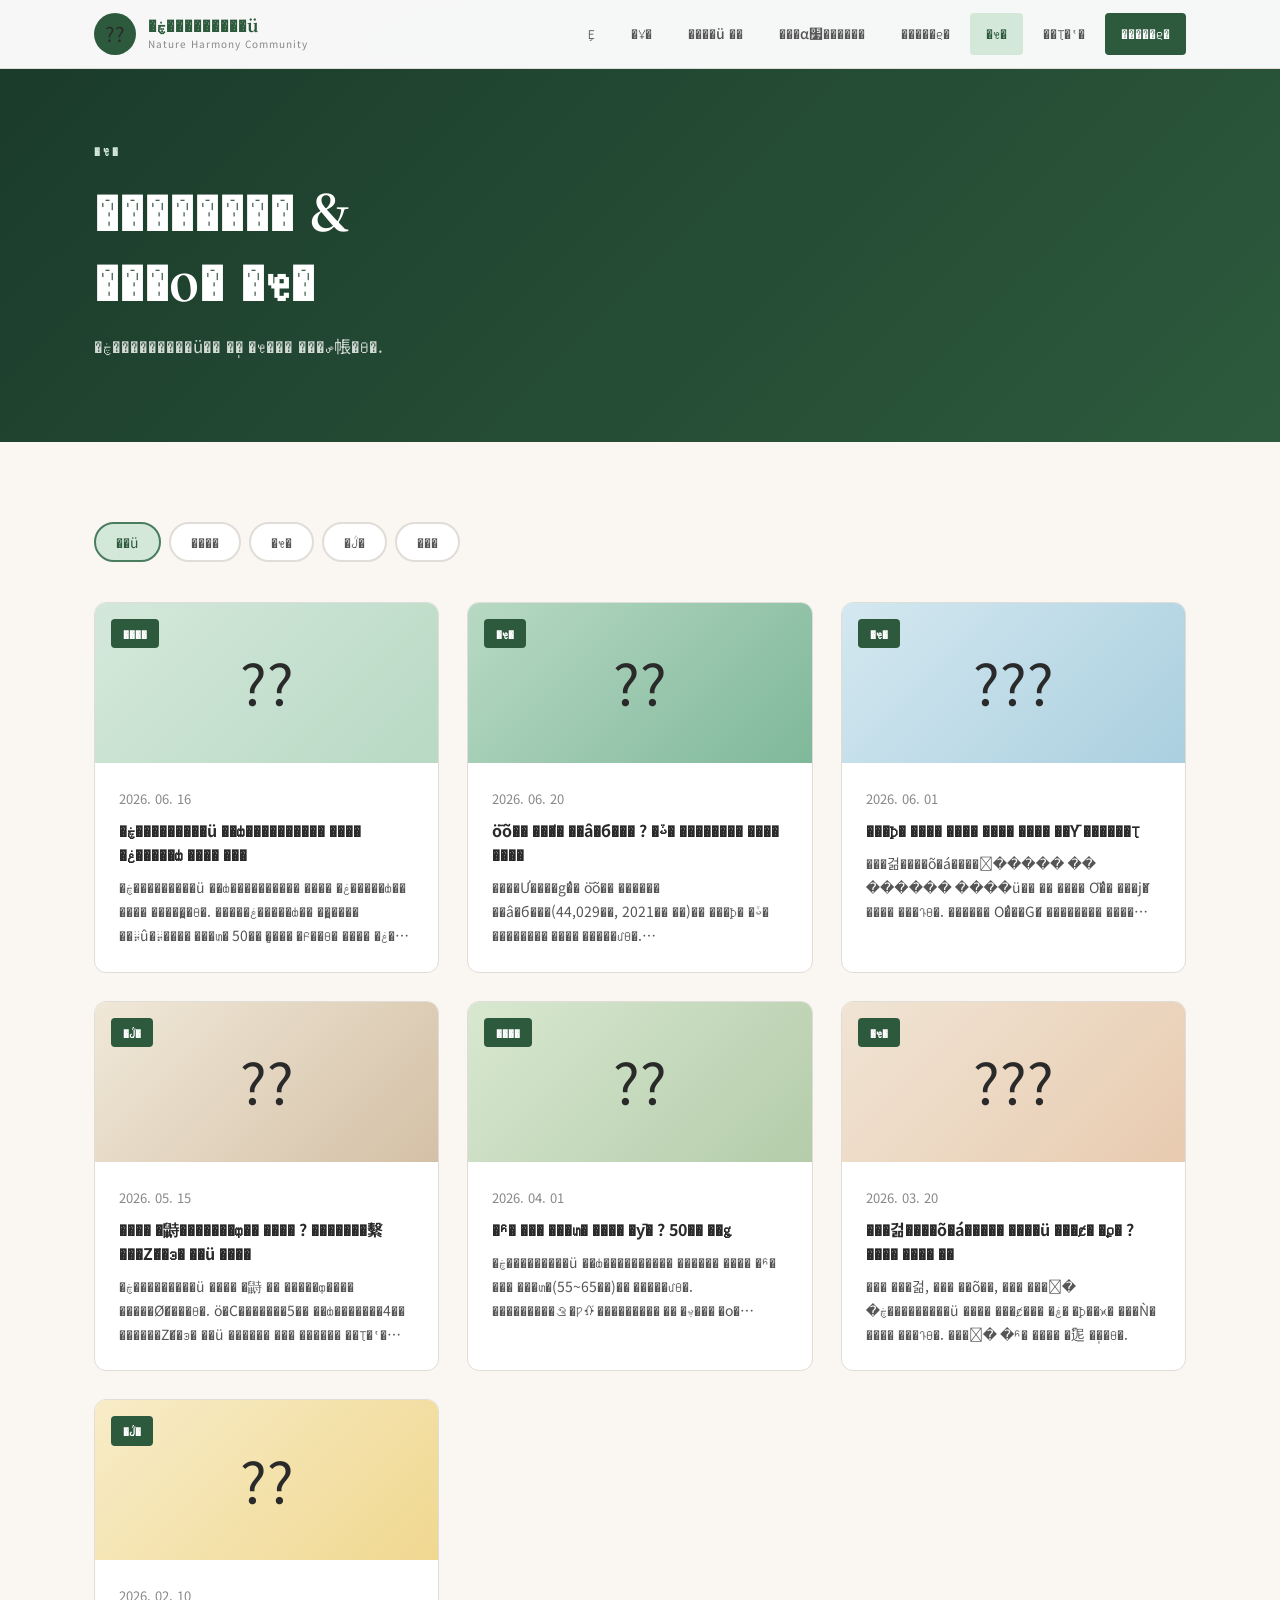
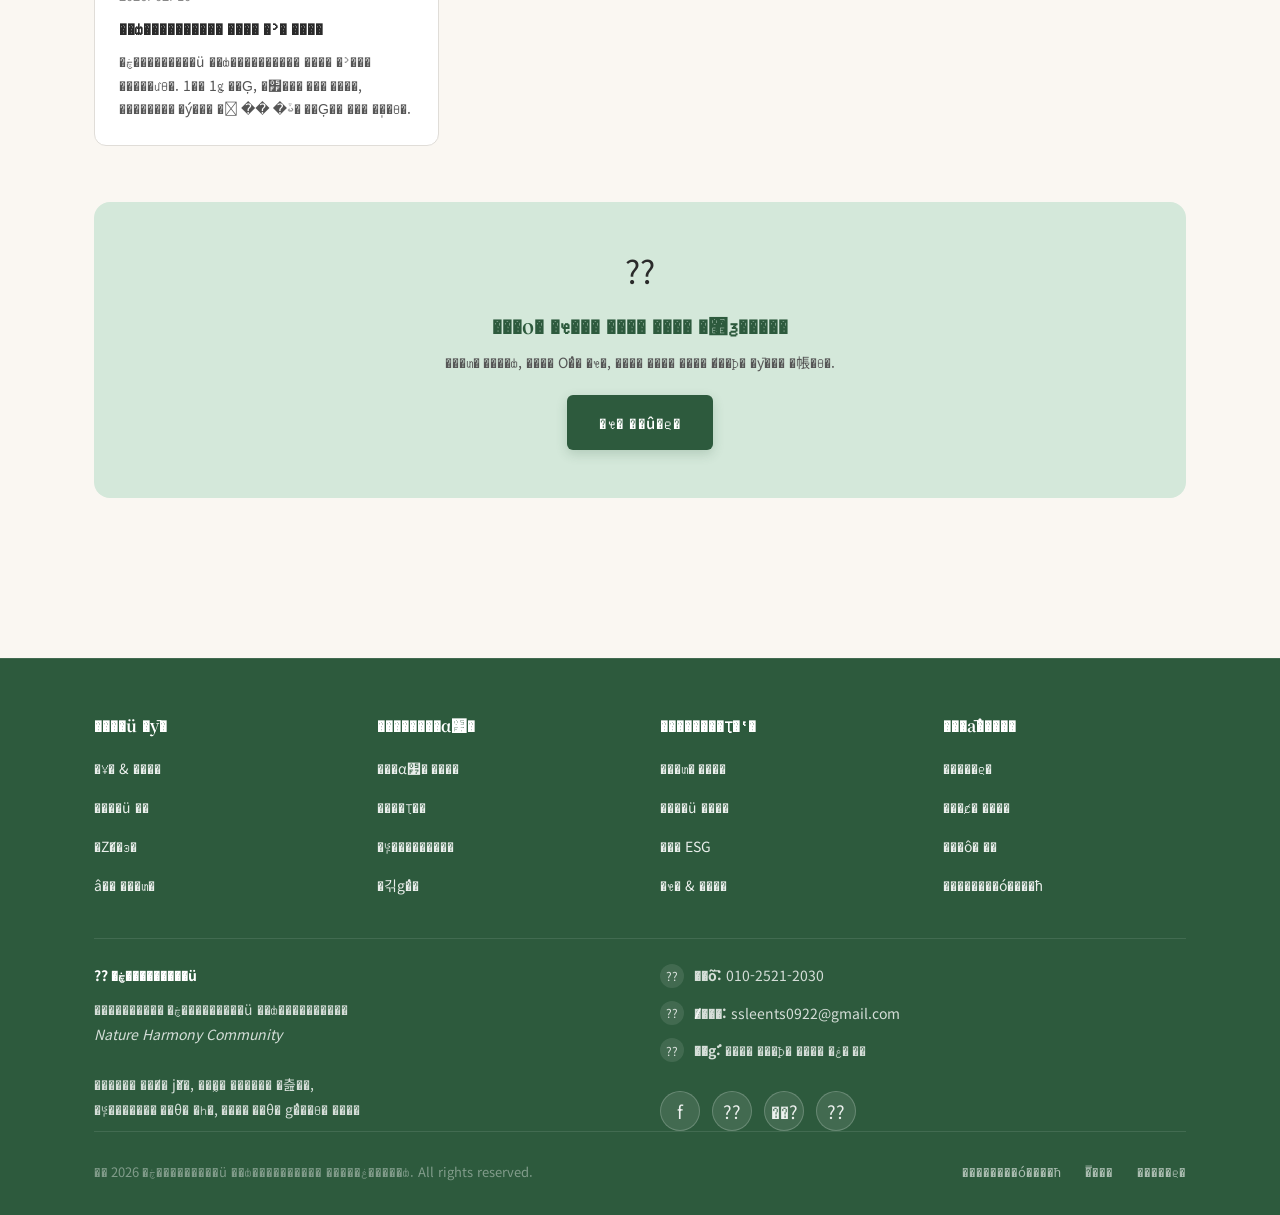
<file: news.html>
<!DOCTYPE html>
<html lang="ko">
<head>
  <meta charset="UTF-8">
  <meta name="viewport" content="width=device-width, initial-scale=1.0">
  <title>�ҽ� ? �ڿ���������ü</title>
  <link rel="stylesheet" href="style.css">
  <link rel="manifest" href="manifest.json">
  <meta name="theme-color" content="#2d5a3d">
  <meta name="apple-mobile-web-app-capable" content="yes">
  <meta name="apple-mobile-web-app-status-bar-style" content="black-translucent">
  <meta name="apple-mobile-web-app-title" content="�ڿ���������ü">
  <link rel="apple-touch-icon" href="images/icon-192.png">
  <style>
    .page-hero { background: linear-gradient(135deg, #1a3a2a 0%, var(--green-deep) 100%); padding: 140px 0 80px; color: var(--white); }
    .news-filter { display: flex; gap: 8px; margin-bottom: 40px; flex-wrap: wrap; }
    .filter-btn { padding: 8px 20px; border-radius: 20px; border: 2px solid var(--border); background: var(--white); color: var(--text-mid); font-size: 14px; cursor: pointer; transition: all 0.2s; font-family: 'Noto Sans KR', sans-serif; }
    .filter-btn.active, .filter-btn:hover { border-color: var(--green-mid); color: var(--green-deep); background: var(--green-pale); }
    .news-grid { display: grid; grid-template-columns: repeat(3, 1fr); gap: 28px; }
    .news-card { background: var(--white); border-radius: 12px; overflow: hidden; border: 1px solid var(--border); transition: all 0.3s; cursor: pointer; }
    .news-card:hover { transform: translateY(-4px); box-shadow: 0 12px 40px var(--shadow-mid); }
    .news-card-header { height: 160px; background: linear-gradient(135deg, var(--green-pale), var(--earth-pale)); display: flex; align-items: center; justify-content: center; font-size: 56px; position: relative; }
    .news-card-cat { position: absolute; top: 16px; left: 16px; background: var(--green-deep); color: white; padding: 4px 12px; border-radius: 4px; font-size: 12px; font-weight: 700; }
    .news-card-body { padding: 24px; }
    .news-card-date { font-size: 13px; color: var(--text-light); margin-bottom: 8px; }
    .news-card-title { font-size: 16px; font-weight: 700; color: var(--text-dark); margin-bottom: 10px; line-height: 1.5; }
    .news-card-desc { font-size: 14px; color: var(--text-mid); line-height: 1.7; display: -webkit-box; -webkit-line-clamp: 3; -webkit-box-orient: vertical; overflow: hidden; }
    .news-empty { text-align: center; padding: 80px 20px; color: var(--text-light); }
    .news-empty .icon { font-size: 64px; margin-bottom: 16px; }
    .news-empty p { font-size: 16px; margin-bottom: 8px; }
    .news-empty small { font-size: 14px; }
    @media (max-width: 768px) { .news-grid { grid-template-columns: 1fr; } }
    @media (max-width: 640px) { .news-grid { grid-template-columns: 1fr; } }
  </style>
</head>
<body>

<nav id="navbar">
  <div class="container">
    <div class="nav-inner">
      <a href="index.html" class="nav-logo">
        <div class="nav-logo-icon">??</div>
        <div class="nav-logo-text">
          <span class="nav-logo-main">�ڿ���������ü</span>
          <span class="nav-logo-sub">Nature Harmony Community</span>
        </div>
      </a>
      <ul class="nav-menu" id="navMenu">
        <li><a href="index.html">Ȩ</a></li>
        <li><a href="about.html">�Ұ�</a></li>
        <li><a href="community.html">����ü ��</a></li>
        <li><a href="programs.html">���α׷������</a></li>
        <li><a href="join.html">�����ϱ�</a></li>
        <li><a href="news.html" class="active">�ҽ�</a></li>
        <li><a href="proposals.html">��Ʈ�ʽ�</a></li>
        <li><a href="contact.html" class="nav-cta">�����ϱ�</a></li>
      </ul>
      <button class="nav-toggle" id="navToggle"><span></span><span></span><span></span></button>
    </div>
  </div>
</nav>

<section class="page-hero">
  <div class="container">
    <div class="section-label" style="color:var(--green-pale)">�ҽ�</div>
    <h1 style="font-family:'Noto Serif KR',serif;font-size:clamp(30px,5vw,50px);font-weight:700;margin-bottom:16px;">�������� &amp;<br>���ο� �ҽ�</h1>
    <p style="font-size:17px;color:rgba(255,255,255,0.8);max-width:580px;line-height:1.9;">�ڿ���������ü�� �ֽ� �ҽ��� ���ص帳�ϴ�.</p>
  </div>
</section>

<section class="section">
  <div class="container">
    <div class="news-filter">
      <button class="filter-btn active" data-cat="all">��ü</button>
      <button class="filter-btn" data-cat="notice">����</button>
      <button class="filter-btn" data-cat="news">�ҽ�</button>
      <button class="filter-btn" data-cat="data">�ڷ�</button>
      <button class="filter-btn" data-cat="media">���</button>
    </div>

    <div class="news-grid" id="newsGrid">
      <!-- ���� 1 -->
      <div class="news-card" data-cat="notice">
        <div class="news-card-header" style="background:linear-gradient(135deg,var(--green-pale),#b8d9c4);">
          <span class="news-card-cat">����</span>
          ??
        </div>
        <div class="news-card-body">
          <div class="news-card-date">2026. 06. 16</div>
          <div class="news-card-title">�ڿ���������ü ��ȸ���������� ���� �غ�����ȸ ���� ���</div>
          <div class="news-card-desc">�ڿ���������ü ��ȸ���������� ���� �غ�����ȸ�� ���� ����߽��ϴ�. �����غ�����ȸ�� �߽����� ��⡤û�⡤���� ���տ� 50�� �̻��� �Բ��ϴ� ���� �غ� ������ ���ϰ� �ֽ��ϴ�.</div>
        </div>
      </div>

      <!-- �ҽ� ? ȫõ �ٽɰ��� -->
      <div class="news-card" data-cat="news">
        <div class="news-card-header" style="background:linear-gradient(135deg,#b8d9c4,#7fb89a);">
          <span class="news-card-cat">�ҽ�</span>
          ??
        </div>
        <div class="news-card-body">
          <div class="news-card-date">2026. 06. 20</div>
          <div class="news-card-title">ȫõ�� ���̸� ��â�б��� ? �ٽ� �������� ���� ����</div>
          <div class="news-card-desc">����Ư����ġ�� ȫõ�� ������ ��â�б���(44,029��, 2021�� ��)�� ���Ϸ� �ٽ� �������� ���� �����մϴ�. ȫõ��������û��ȫõ��û��ȫõ�����������ҿ� ���ȼ� ���� ���� ���Դϴ�.</div>
        </div>
      </div>

      <!-- �ҽ� 1 -->
      <div class="news-card" data-cat="news">
        <div class="news-card-header" style="background:linear-gradient(135deg,#d4e8f0,#aacfdf);">
          <span class="news-card-cat">�ҽ�</span>
          ???
        </div>
        <div class="news-card-body">
          <div class="news-card-date">2026. 06. 01</div>
          <div class="news-card-title">���Ϸ� ���� ���� ���� ���� ��Ȳ ������Ʈ</div>
          <div class="news-card-desc">���걺����õ�á����򱺡����� �� ������ ����ü�� �� ���� Ȱ�� ���ǰ� ���� ���Դϴ�. ������ Ȯ���Ǵ� �������� ���� ���� �����մϴ�.</div>
        </div>
      </div>

      <!-- �ڷ� 1 -->
      <div class="news-card" data-cat="data">
        <div class="news-card-header" style="background:linear-gradient(135deg,var(--earth-pale),#d4c0a6);">
          <span class="news-card-cat">�ڷ�</span>
          ??
        </div>
        <div class="news-card-body">
          <div class="news-card-date">2026. 05. 15</div>
          <div class="news-card-title">���� �鼭�������ȹ�� ���� ? �������繫���Ź��ͽ� ��ü ����</div>
          <div class="news-card-desc">�ڿ���������ü ���� �鼭 �� �����ȹ���� �����Ǿ����ϴ�. ö�С�������5�� ��ȸ�������4�� ������Ź��ͽ� ��ü ������ ��� ������ ��Ʈ�ʽ� ���ȼ� �ڷ�ǿ��� �ٿ�ε� �����մϴ�.</div>
        </div>
      </div>

      <!-- ���� 2 -->
      <div class="news-card" data-cat="notice">
        <div class="news-card-header" style="background:linear-gradient(135deg,#d8e8d0,#b4ccaa);">
          <span class="news-card-cat">����</span>
          ??
        </div>
        <div class="news-card-body">
          <div class="news-card-date">2026. 04. 01</div>
          <div class="news-card-title">�ʱ� ��� ���տ� ���� �ȳ� ? 50�� ��ǥ</div>
          <div class="news-card-desc">�ڿ���������ü ��ȸ���������� ������ ���� �ʱ� ��� ���տ�(55~65��)�� �����մϴ�. ���������ࡤ�Ƿᡤ��������� �� �پ��� �о� �������� ������ ȯ���մϴ�.</div>
        </div>
      </div>

      <!-- �ҽ� 2 -->
      <div class="news-card" data-cat="news">
        <div class="news-card-header" style="background:linear-gradient(135deg,#f0e4d4,#e8cbb0);">
          <span class="news-card-cat">�ҽ�</span>
          ???
        </div>
        <div class="news-card-body">
          <div class="news-card-date">2026. 03. 20</div>
          <div class="news-card-title">���걺����õ�á����� ����ü ���ȼ� �ϼ� ? ���� ���� ��</div>
          <div class="news-card-desc">��� ���걺, ��� ��õ��, ��� ���򱺿� �ڿ���������ü ���� ���ȼ��� �ۼ� �Ϸ��ϰ� ���Ǹ� ���� ���Դϴ�. ���򱺵� �ʱ� ���� �ܰ迡 �ֽ��ϴ�.</div>
        </div>
      </div>

      <!-- �ڷ� 2 -->
      <div class="news-card" data-cat="data">
        <div class="news-card-header" style="background:linear-gradient(135deg,#f8ecc8,#f0d890);">
          <span class="news-card-cat">�ڷ�</span>
          ??
        </div>
        <div class="news-card-body">
          <div class="news-card-date">2026. 02. 10</div>
          <div class="news-card-title">��ȸ���������� ���� �ʾ� ����</div>
          <div class="news-card-desc">�ڿ���������ü ��ȸ���������� ���� �ʾ��� �����մϴ�. 1�� 1ǥ ��Ģ, �׿��� ��� ����, �������� �ý��� � �� �ٽ� ��Ģ�� ��� �ֽ��ϴ�.</div>
        </div>
      </div>
    </div>

    <!-- �߰� �ҽ� �ȳ� -->
    <div style="margin-top:56px;text-align:center;padding:40px;background:var(--green-pale);border-radius:16px;">
      <div style="font-size:32px;margin-bottom:12px;">??</div>
      <h3 style="font-size:20px;color:var(--green-deep);margin-bottom:10px;">���ο� �ҽ��� ���� ���� �޾ƺ�����</h3>
      <p style="font-size:14px;color:var(--text-mid);margin-bottom:20px;">���տ� ����ȸ, ���� Ȯ�� �ҽ�, ���� ���� ���� �̸��Ϸ� �ȳ��� �帳�ϴ�.</p>
      <a href="contact.html" class="btn btn-primary">�ҽ� ��û�ϱ�</a>
    </div>
  </div>
</section>

<footer>
  <div class="container">
    <div class="footer-main">
      <div class="footer-section">
        <h3>����ü �ȳ�</h3>
        <ul>
          <li><a href="about.html">�Ұ� &amp; ����</a></li>
          <li><a href="community.html">����ü ��</a></li>
          <li><a href="about.html#governance">�Ź��ͽ�</a></li>
          <li><a href="about.html#members">â�� ���տ�</a></li>
        </ul>
      </div>
      <div class="footer-section">
        <h3>��������α׷�</h3>
        <ul>
          <li><a href="programs.html">���α׷� ����</a></li>
          <li><a href="programs.html#smartfarm">����Ʈ��</a></li>
          <li><a href="programs.html#animals">�ݷ���������</a></li>
          <li><a href="programs.html#forest">�긲ġ��</a></li>
        </ul>
      </div>
      <div class="footer-section">
        <h3>��������Ʈ�ʽ�</h3>
        <ul>
          <li><a href="join.html">���տ� ����</a></li>
          <li><a href="join.html#local-gov">����ü ����</a></li>
          <li><a href="join.html#corporate">��� ESG</a></li>
          <li><a href="news.html">�ҽ� &amp; ����</a></li>
        </ul>
      </div>
      <div class="footer-section">
        <h3>���ǡ�����</h3>
        <ul>
          <li><a href="contact.html">�����ϱ�</a></li>
          <li><a href="proposals.html">���ȼ� ����</a></li>
          <li><a href="contact.html#location">���ô� ��</a></li>
          <li><a href="javascript:void(0);">��������ó����ħ</a></li>
        </ul>
      </div>
    </div>
    
    <div class="footer-about">
      <div class="footer-about-text">
        <strong>?? �ڿ���������ü</strong>
        ���������� �ڿ���������ü ��ȸ����������<br>
        <em>Nature Harmony Community</em><br><br>
        ������ ���̸� ǰ��, ���̰� ������ �츮��,<br>
        �ݷ������� ��θ� �հ�, ���� ��θ� ġ���ϴ� ����
      </div>
      <div class="footer-contact">
        <div class="footer-contact-item">
          <span class="footer-contact-icon">??</span>
          <span><strong>��ȭ:</strong> 010-2521-2030</span>
        </div>
        <div class="footer-contact-item">
          <span class="footer-contact-icon">??</span>
          <span><strong>�̸���:</strong> ssleents0922@gmail.com</span>
        </div>
        <div class="footer-contact-item">
          <span class="footer-contact-icon">??</span>
          <span><strong>��ġ:</strong> ���� ���Ϸ� ���� �غ� ��</span>
        </div>
        <div class="footer-social">
          <a href="javascript:void(0);" class="footer-social-link" title="Facebook" aria-label="Facebook">f</a>
          <a href="javascript:void(0);" class="footer-social-link" title="Instagram" aria-label="Instagram">??</a>
          <a href="javascript:void(0);" class="footer-social-link" title="YouTube" aria-label="YouTube">��?</a>
          <a href="javascript:void(0);" class="footer-social-link" title="Naver Blog" aria-label="Naver Blog">??</a>
        </div>
      </div>
    </div>
    
    <div class="footer-bottom">
      <div>�� 2026 �ڿ���������ü ��ȸ���������� �����غ�����ȸ. All rights reserved.</div>
      <nav class="footer-bottom-nav">
        <a href="javascript:void(0);">��������ó����ħ</a>
        <a href="javascript:void(0);">�̿���</a>
        <a href="contact.html">�����ϱ�</a>
      </nav>
    </div>
  </div>
</footer>

<script>
  const navbar = document.getElementById('navbar');
  window.addEventListener('scroll', () => navbar.classList.toggle('scrolled', window.scrollY > 20));
    if ('serviceWorker' in navigator) { navigator.serviceWorker.register('/sw.js').catch(()=>{}); }
  document.getElementById('navToggle').addEventListener('click', () => document.getElementById('navMenu').classList.toggle('open'));

  // ����
  document.querySelectorAll('.filter-btn').forEach(btn => {
    btn.addEventListener('click', () => {
      document.querySelectorAll('.filter-btn').forEach(b => b.classList.remove('active'));
      btn.classList.add('active');
      const cat = btn.dataset.cat;
      document.querySelectorAll('.news-card').forEach(card => {
        card.style.display = (cat === 'all' || card.dataset.cat === cat) ? 'block' : 'none';
      });
    });
  });
</script>
</body>
</html>
</file>
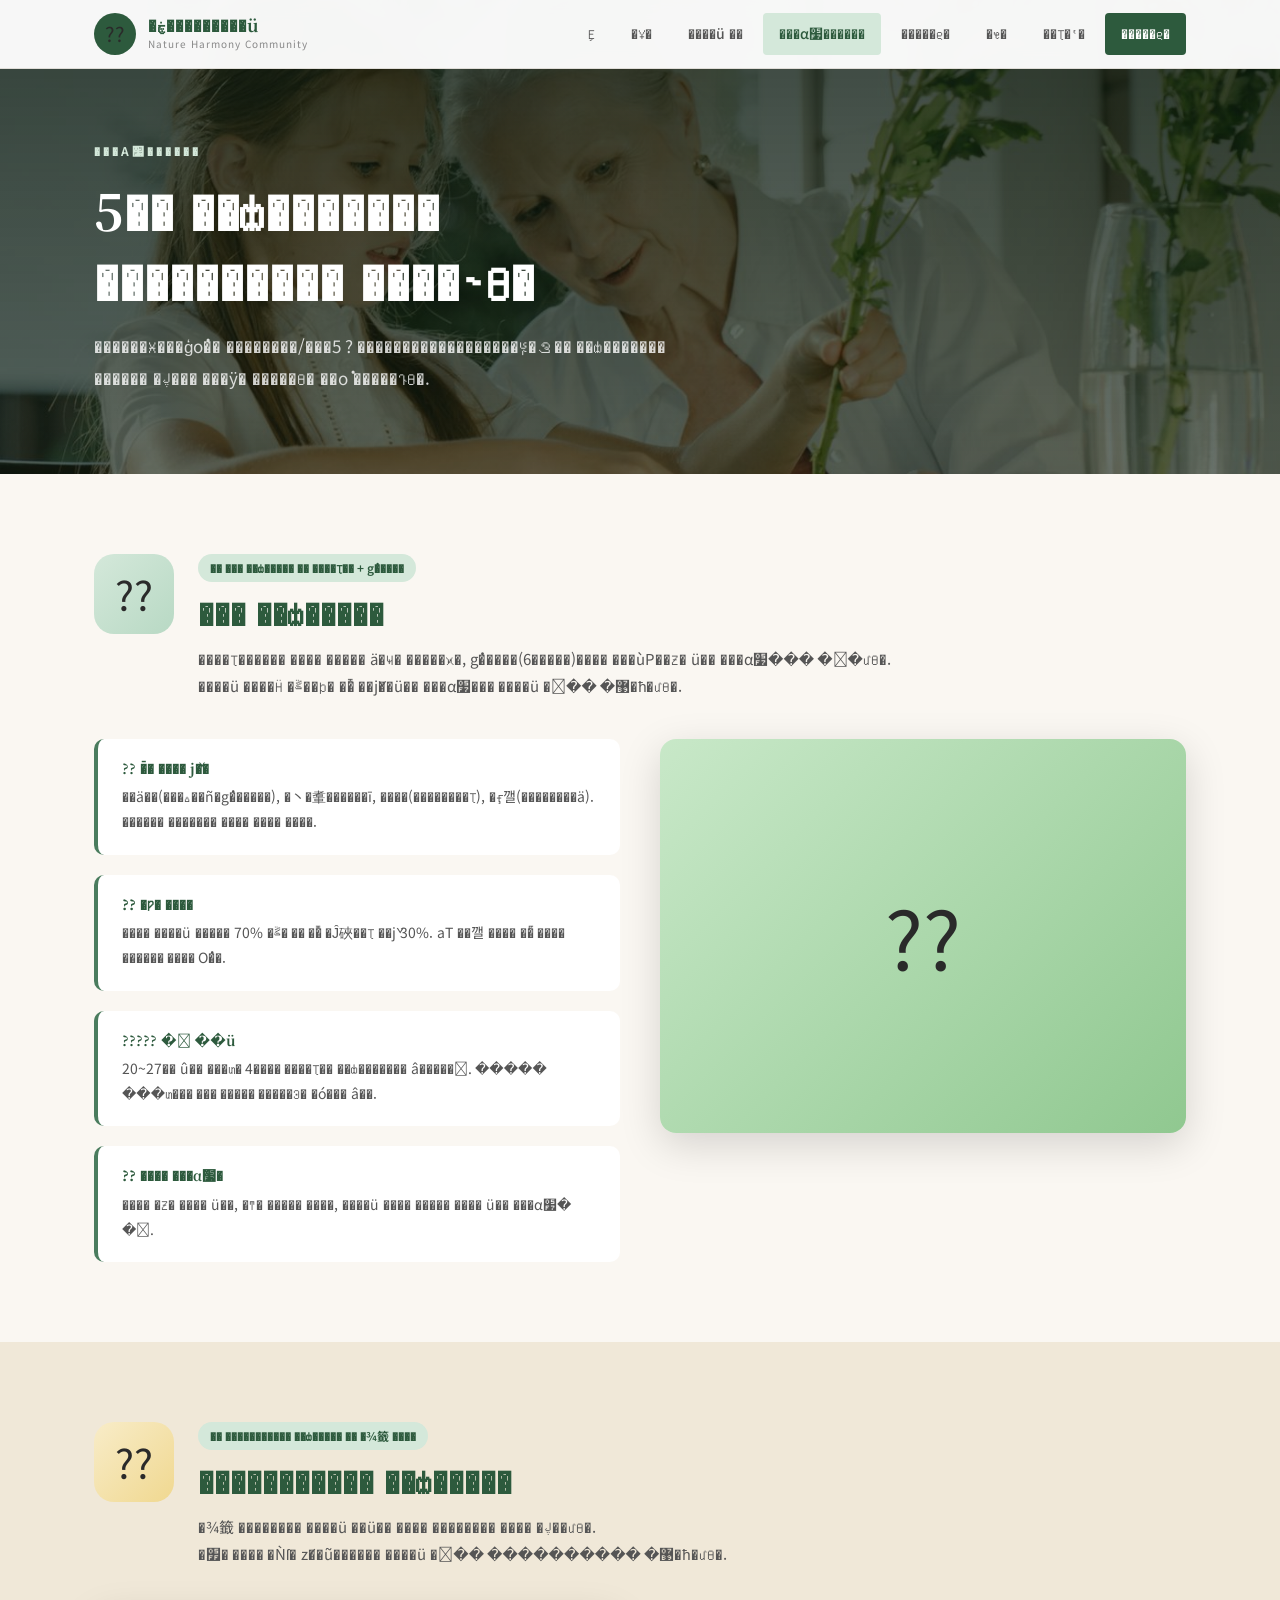
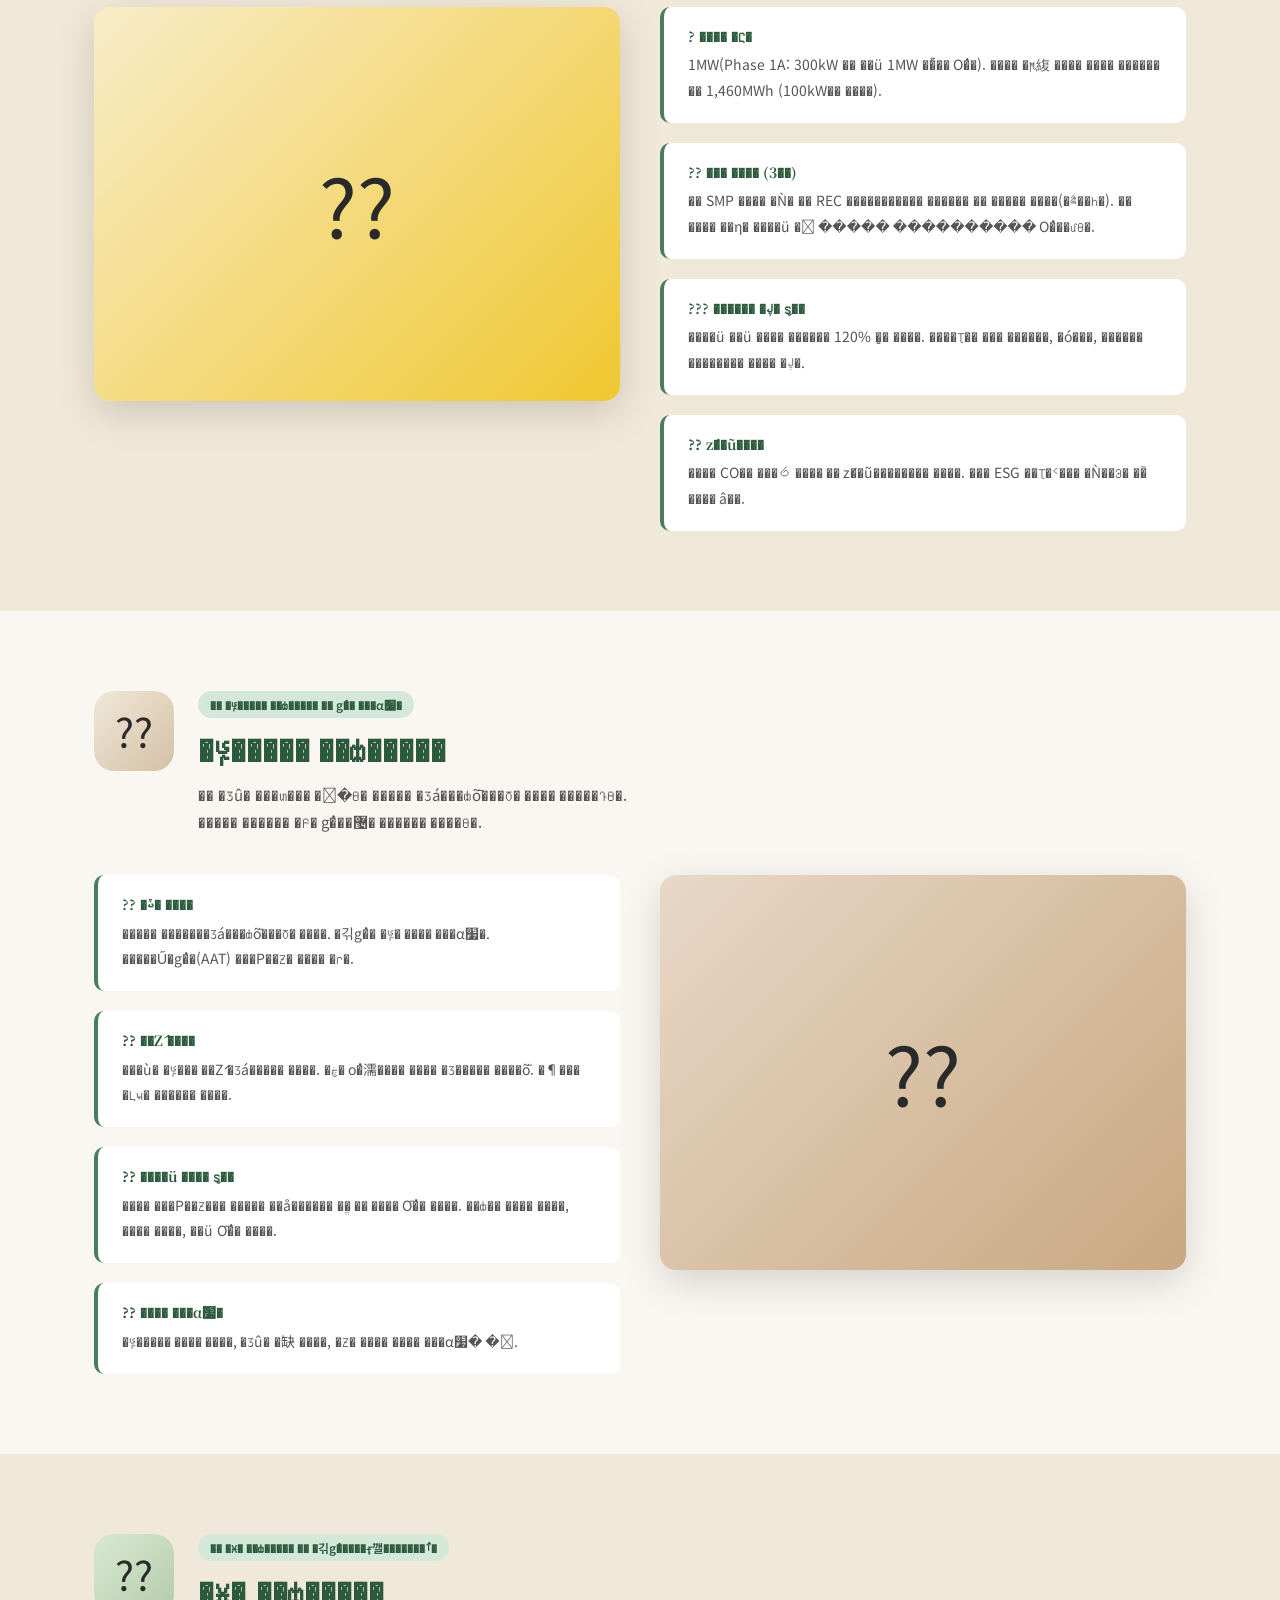
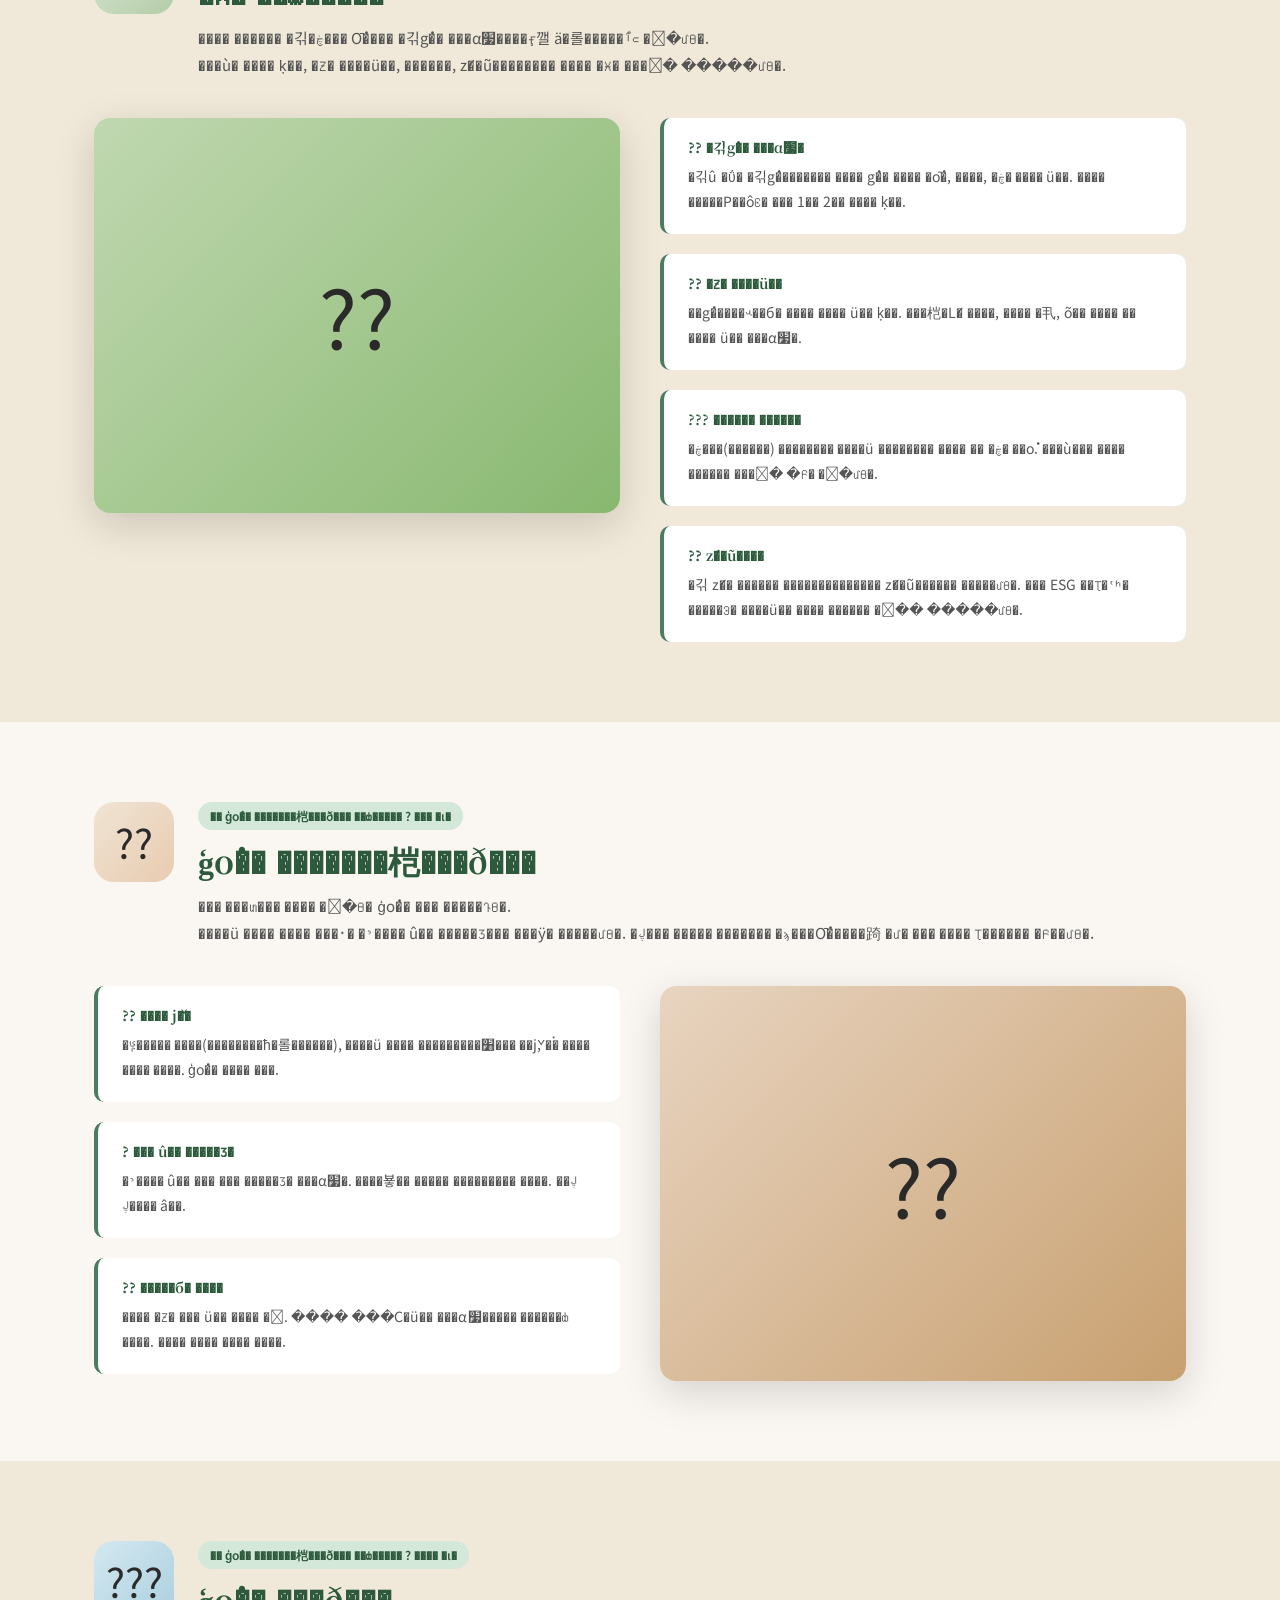
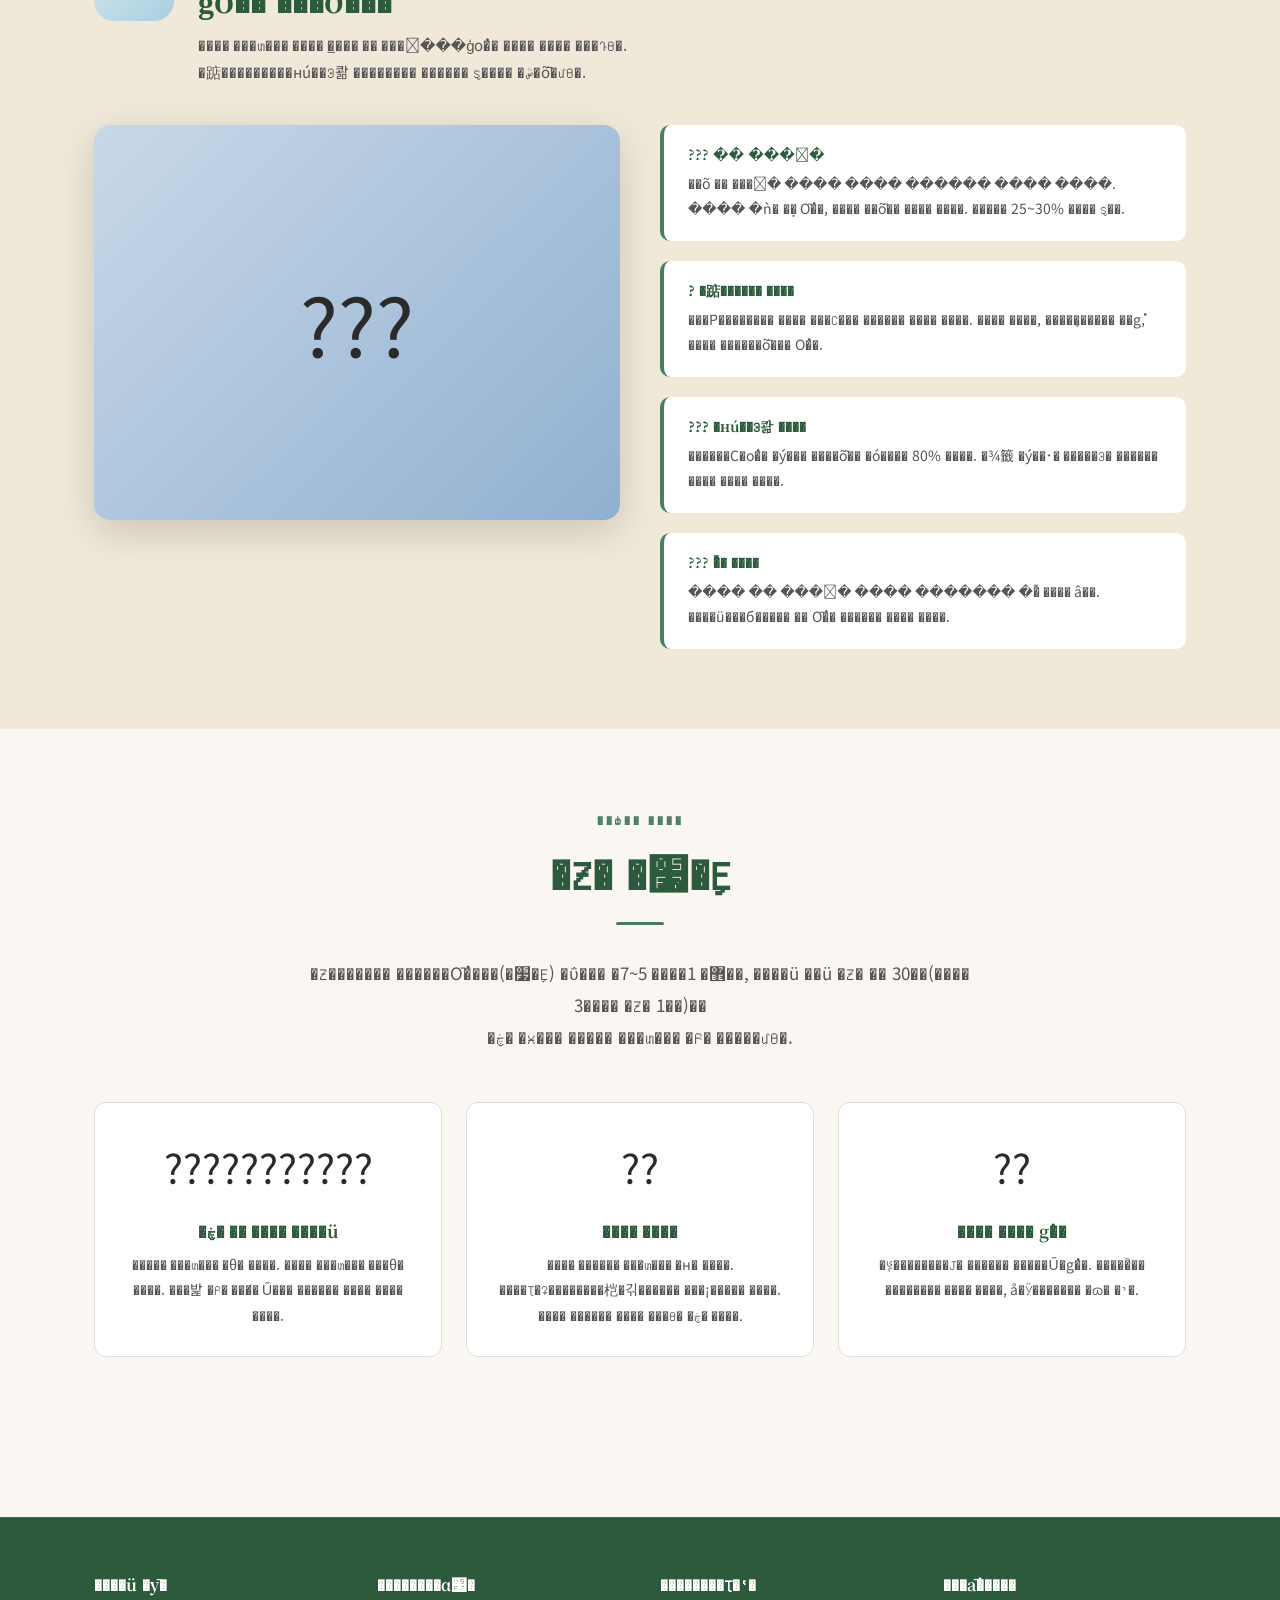
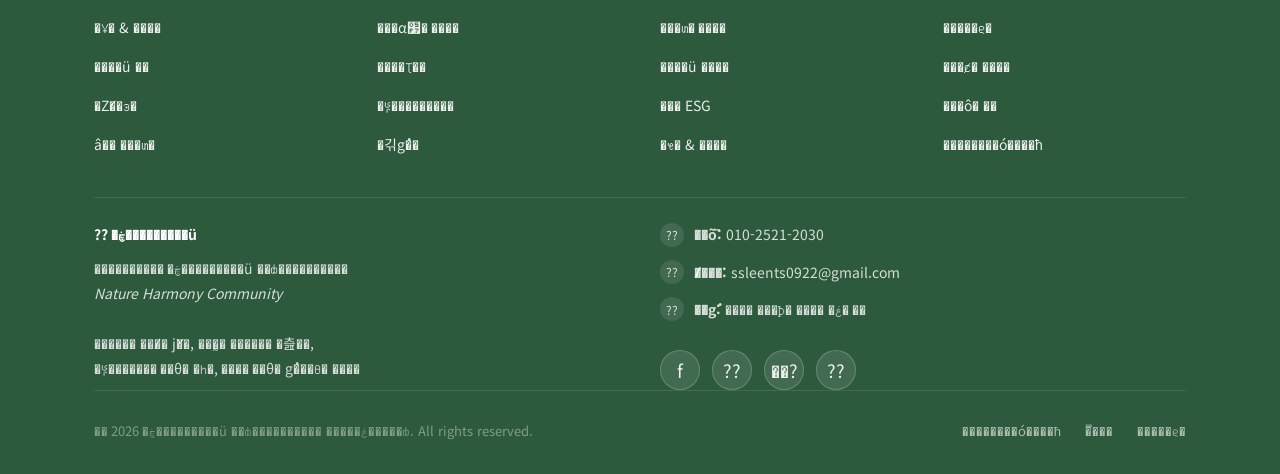
<file: programs.html>
<!DOCTYPE html>
<html lang="ko">
<head>
  <meta charset="UTF-8">
  <meta name="viewport" content="width=device-width, initial-scale=1.0">
  <title>���α׷������ ? �ڿ���������ü</title>
  <link rel="stylesheet" href="style.css">
  <link rel="manifest" href="manifest.json">
  <meta name="theme-color" content="#2d5a3d">
  <meta name="apple-mobile-web-app-capable" content="yes">
  <meta name="apple-mobile-web-app-status-bar-style" content="black-translucent">
  <meta name="apple-mobile-web-app-title" content="�ڿ���������ü">
  <link rel="apple-touch-icon" href="images/icon-192.png">
  <style>
    .page-hero {
      background:
        linear-gradient(to bottom, rgba(8,24,14,0.78) 0%, rgba(8,24,14,0.58) 100%),
        url('images/flower-arrange.jpg') center center/cover no-repeat;
      padding: 140px 0 80px; color: var(--white);
    }
    .prog-section { padding: 80px 0; }
    .prog-section:nth-child(even) { background: var(--earth-pale); }
    .prog-header {
      display: flex; gap: 24px; align-items: flex-start; margin-bottom: 40px;
    }
    .prog-icon-big {
      width: 80px; height: 80px; border-radius: 20px;
      display: flex; align-items: center; justify-content: center;
      font-size: 40px; flex-shrink: 0;
    }
    .prog-icon-big.green  { background: linear-gradient(135deg, var(--green-pale), #b8d9c4); }
    .prog-icon-big.earth  { background: linear-gradient(135deg, var(--earth-pale), #d4c0a6); }
    .prog-icon-big.sun    { background: linear-gradient(135deg, #f8ecc8, #f0d890); }
    .prog-icon-big.forest { background: linear-gradient(135deg, #d8e8d0, #b4ccaa); }
    .prog-icon-big.warm   { background: linear-gradient(135deg, #f0e4d4, #e8cbb0); }
    .prog-icon-big.blue   { background: linear-gradient(135deg, #d4e8f0, #aacfdf); }
    .prog-meta { display: flex; flex-direction: column; gap: 4px; }
    .prog-meta .tag { display: inline-block; background: var(--green-pale); color: var(--green-deep); padding: 3px 12px; border-radius: 20px; font-size: 12px; font-weight: 600; width: fit-content; margin-bottom: 4px; }
    .prog-meta h2 { font-size: 32px; color: var(--green-deep); margin-bottom: 6px; }
    .prog-meta p { font-size: 15px; color: var(--text-mid); line-height: 1.8; }
    .prog-grid { display: grid; grid-template-columns: 1fr 1fr; gap: 40px; align-items: start; }
    .prog-detail { display: flex; flex-direction: column; gap: 20px; }
    .detail-card { background: var(--white); border-radius: 10px; padding: 20px 24px; border-left: 4px solid var(--green-mid); }
    .detail-card h4 { font-size: 14px; font-weight: 700; color: var(--green-deep); margin-bottom: 6px; }
    .detail-card p { font-size: 14px; color: var(--text-mid); line-height: 1.8; }
    .prog-visual {
      border-radius: 16px; overflow: hidden;
      background: linear-gradient(135deg, var(--green-pale), var(--earth-pale));
      aspect-ratio: 4/3; display: flex; align-items: center; justify-content: center;
      font-size: 80px; box-shadow: 0 12px 40px var(--shadow-mid);
    }
    .revenue-badge {
      display: inline-flex; align-items: center; gap: 8px;
      background: var(--green-deep); color: white;
      padding: 8px 20px; border-radius: 6px; font-size: 14px; font-weight: 600;
      margin-top: 12px;
    }
    @media (max-width: 768px) {
      .prog-grid { grid-template-columns: 1fr; }
      .prog-header { flex-direction: column; }
      .prog-meta h2 { font-size: 24px; }
    }
  </style>
</head>
<body>

<nav id="navbar">
  <div class="container">
    <div class="nav-inner">
      <a href="index.html" class="nav-logo">
        <div class="nav-logo-icon">??</div>
        <div class="nav-logo-text">
          <span class="nav-logo-main">�ڿ���������ü</span>
          <span class="nav-logo-sub">Nature Harmony Community</span>
        </div>
      </a>
      <ul class="nav-menu" id="navMenu">
        <li><a href="index.html">Ȩ</a></li>
        <li><a href="about.html">�Ұ�</a></li>
        <li><a href="community.html">����ü ��</a></li>
        <li><a href="programs.html" class="active">���α׷������</a></li>
        <li><a href="join.html">�����ϱ�</a></li>
        <li><a href="news.html">�ҽ�</a></li>
        <li><a href="proposals.html">��Ʈ�ʽ�</a></li>
        <li><a href="contact.html" class="nav-cta">�����ϱ�</a></li>
      </ul>
      <button class="nav-toggle" id="navToggle"><span></span><span></span><span></span></button>
    </div>
  </div>
</nav>

<section class="page-hero">
  <div class="container">
    <div class="section-label" style="color:var(--green-pale)">���α׷������</div>
    <h1 style="font-family:'Noto Serif KR',serif;font-size:clamp(30px,5vw,50px);font-weight:700;margin-bottom:16px;">
      5�� ��ȸ�������<br>���������� ����˴ϴ�
    </h1>
    <p style="font-size:17px;color:rgba(255,255,255,0.8);max-width:580px;line-height:1.9;">
      ������Ӿ���ģȯ�� ��������/���ࡤ�ݷ������������������ ? 5�� ��ȸ������� ������ �ڸ��� ���ÿ� �����ϴ� ��ȯ �����Դϴ�.
    </p>
  </div>
</section>

<!-- 1. ����Ʈ�� -->
<section class="prog-section" id="smartfarm">
  <div class="container">
    <div class="prog-header">
      <div class="prog-icon-big green">??</div>
      <div class="prog-meta">
        <span class="tag">�� ��� ��ȸ����� �� ����Ʈ�� + ġ�����</span>
        <h2>��� ��ȸ�����</h2>
        <p>����Ʈ������ ���� ����� ä�Ҹ� �����ϰ�, ġ�����(6�����)���� ���ùΡ��Ƶ� ü�� ���α׷��� ��մϴ�.<br>����ü ����Ḧ �ڱ��ϸ� �ܺ� ��ǰ��ü�� ���α׷��� ����ü ��� �޹�ħ�մϴ�.</p>
      </div>
    </div>
    <div class="prog-grid">
      <div class="prog-detail">
        <div class="detail-card">
          <h4>?? �ֿ� ���� ǰ��</h4>
          <p>��ä��(���ߡ��ñ�ġ������), �丶�䡤������ī, ����(��������Ʈ), �ӻ깰(��������ä). ������ ������� ���� ���� ����.</p>
        </div>
        <div class="detail-card">
          <h4>?? �Ƿ� ����</h4>
          <p>���� ����ü ����� 70% �ڱ� �� �ܺ� �Ĵ硤��Ʈ ��ǰ 30%. aT ��깰 ���� �ܰ� ���� ������ ���� Ȯ��.</p>
        </div>
        <div class="detail-card">
          <h4>????? � ��ü</h4>
          <p>20~27�� û�� ���տ� 4���� ����Ʈ�� ��ȸ������� â�����. ����� ���տ��� ��� ����� �����Ͽ� �ó��� â��.</p>
        </div>
        <div class="detail-card">
          <h4>?? ���� ���α׷�</h4>
          <p>���� �Ƶ� ���� ü��, �ͳ� ����� ����, ����ü ���� ����� ���� ü�� ���α׷� �.</p>
        </div>
      </div>
      <div class="prog-visual" style="background:linear-gradient(135deg,#c8e8c8,#90c890);">??</div>
    </div>
  </div>
</section>

<!-- 2. �¾籤 ���� -->
<section class="prog-section" id="solar">
  <div class="container">
    <div class="prog-header">
      <div class="prog-icon-big sun">??</div>
      <div class="prog-meta">
        <span class="tag">�� ����������� ��ȸ����� �� �¾籤 ����</span>
        <h2>����������� ��ȸ�����</h2>
        <p>�¾籤 �������� ����ü ��ü�� ���� �������� ���� �ڸ��մϴ�.<br>�׿� ���� �Ǹſ� ź��ũ������ ����ü ��� ���������� �޹�ħ�մϴ�.</p>
      </div>
    </div>
    <div class="prog-grid">
      <div class="prog-visual" style="background:linear-gradient(135deg,#f8ecc8,#f0c830);">??</div>
      <div class="prog-detail">
        <div class="detail-card">
          <h4>? ���� �Ը�</h4>
          <p>1MW(Phase 1A: 300kW �� ��ü 1MW �ܰ��� Ȯ��). ���� �ϻ緮 ���� ���� ������ �� 1,460MWh (100kW�� ����).</p>
        </div>
        <div class="detail-card">
          <h4>?? ��� ���� (3��)</h4>
          <p>�� SMP ���� �Ǹ� �� REC ����������� ������ �� ����� ����(�ڰ��Һ�). �� ���� ��η� ����ü � ����� ���������� Ȯ���մϴ�.</p>
        </div>
        <div class="detail-card">
          <h4>??? ������ �ڸ� ȿ��</h4>
          <p>����ü ��ü ���� ������ 120% �̻� ����. ����Ʈ�� ��� ������, �ó���, ������ �������� ���� �ڸ�.</p>
        </div>
        <div class="detail-card">
          <h4>?? ź��ũ����</h4>
          <p>���� CO�� ���෮ ���� �� ź��ũ�������� ����. ��� ESG ��Ʈ�ʿ��� �Ǹ��Ͽ� �߰� ���� â��.</p>
        </div>
      </div>
    </div>
  </div>
</section>

<!-- 3. �ݷ��������� -->
<section class="prog-section" id="animals">
  <div class="container">
    <div class="prog-header">
      <div class="prog-icon-big earth">??</div>
      <div class="prog-meta">
        <span class="tag">�� �ݷ����� ��ȸ����� �� ġ�� ���α׷�</span>
        <h2>�ݷ����� ��ȸ�����</h2>
        <p>�� �Ʒû� ���տ��� ��ϴ� ����� �Ʒá���ȸȭ���Ծ� ���� �����Դϴ�.<br>����� ������ �Բ� ġ���޴� ������ ����ϴ�.</p>
      </div>
    </div>
    <div class="prog-grid">
      <div class="prog-detail">
        <div class="detail-card">
          <h4>?? �ٽ� ����</h4>
          <p>����� �������Ʒá���ȸȭ���Ծ� ����. �긲ġ�� �ݷ� ���� ���α׷�. �����Ű�ġ��(AAT) ���Ρ��Ƶ� ���� �ɾ�.</p>
        </div>
        <div class="detail-card">
          <h4>?? ��Ź ����</h4>
          <p>���ù� �ݷ��� ��Ź �Ʒá����� ����. �ڿ� ȯ�濡���� ���� �Ʒ����� ����ȭ. �¶��� �Լҹ� ������ ����.</p>
        </div>
        <div class="detail-card">
          <h4>?? ����ü ���� ȿ��</h4>
          <p>���� ���Ρ��Ƶ��� ����� ��å������ �ֱ� �� ���� Ȱ�� ����. ��ȸ�� ���� ����, ���� ����, ��ü Ȱ�� ����.</p>
        </div>
        <div class="detail-card">
          <h4>?? ���� ���α׷�</h4>
          <p>�ݷ����� ���� ����, �Ʒû� �缺 ����, �Ƶ� ���� ���� ���α׷� �.</p>
        </div>
      </div>
      <div class="prog-visual" style="background:linear-gradient(135deg,#e8d8c8,#c8a880);">??</div>
    </div>
  </div>
</section>

<!-- 4. �긲ġ�� -->
<section class="prog-section" id="forest">
  <div class="container">
    <div class="prog-header">
      <div class="prog-icon-big forest">??</div>
      <div class="prog-meta">
        <span class="tag">�� �Ӿ� ��ȸ����� �� �긲ġ�����ӻ깰�������ٱ�</span>
        <h2>�Ӿ� ��ȸ�����</h2>
        <p>���� ������ �긲�ڿ��� Ȱ���� �긲ġ�� ���α׷����ӻ깰 ä�롤�����ٱ⸦ ��մϴ�.<br>���ù� ���� ķ��, �Ƶ� ����ü��, ������, ź��ũ�������� ���� �Ӿ� ���񽺸� �����մϴ�.</p>
      </div>
    </div>
    <div class="prog-grid">
      <div class="prog-visual" style="background:linear-gradient(135deg,#c0d8b0,#88b870);">??</div>
      <div class="prog-detail">
        <div class="detail-card">
          <h4>?? �긲ġ�� ���α׷�</h4>
          <p>�긲û �ΰ� �긲ġ�������� ���� ġ�� ���� �ȱ�, ����, �ڿ� ���� ü��. ���� �����Ρ��ôϾ� ��� 1�� 2�� ���� ķ��.</p>
        </div>
        <div class="detail-card">
          <h4>?? �Ƶ� ����ü��</h4>
          <p>��ġ�����ʵ��б� ���� ���� ü�� ķ��. ���桤�Ĺ� ����, ���� �丮, õ�� ���� �� ���� ü�� ���α׷�.</p>
        </div>
        <div class="detail-card">
          <h4>??? ������ ������</h4>
          <p>�ڿ���(������) �������� ����ü �������� ���� �� �ڿ� ��ȯ. ���ù��� ���� ������ ���񽺸� �Բ� ��մϴ�.</p>
        </div>
        <div class="detail-card">
          <h4>?? ź��ũ����</h4>
          <p>�긲 ź�� ������ �������������� ź��ũ������ �����մϴ�. ��� ESG ��Ʈ�ʽʰ� �����Ͽ� ����ü�� ���� ������ ��� �����մϴ�.</p>
        </div>
      </div>
    </div>
  </div>
</section>

<!-- 5. �������� -->
<section class="prog-section">
  <div class="container">
    <div class="prog-header">
      <div class="prog-icon-big warm">??</div>
      <div class="prog-meta">
        <span class="tag">�� ģȯ�� �������桤���ð��� ��ȸ����� ? ��� �ι�</span>
        <h2>ģȯ�� �������桤���ð���</h2>
        <p>��� ���տ��� ���� ��ϴ� ģȯ�� ��� �����Դϴ�.<br>����ü ���� ���� ���۰� �ߴ���� û�� �����Ʒ��� ���ÿ� �����մϴ�. �ڸ��� ����� ������� �ϡ���Ȱ�����踦 �մ� ��� ���� Ʈ������ �Բ��մϴ�.</p>
      </div>
    </div>
    <div class="prog-grid">
      <div class="prog-detail">
        <div class="detail-card">
          <h4>?? ���� ǰ��</h4>
          <p>�ݷ����� ����(��������ħ�롤������), ����ü ���� ���������׸��� ��ǰ, �ֹ� ���� ���� ����. ģȯ�� ���� ���.</p>
        </div>
        <div class="detail-card">
          <h4>? ��� û�� �����Ʒ�</h4>
          <p>�ߴ���� û�� ��� ��� �����Ʒ� ���α׷�. ����뵿�� ����� ��������� ����. �ڸ� ���ڸ� â��.</p>
        </div>
        <div class="detail-card">
          <h4>?? �����б� ����</h4>
          <p>���� �Ƶ� ��� ü�� ���� �. ���� ���С�ü�� ���α׷����� ������ȸ ����. ���� ���� ���� ����.</p>
        </div>
      </div>
      <div class="prog-visual" style="background:linear-gradient(135deg,#e8d4c0,#c8a070);">??</div>
    </div>
  </div>
</section>

<!-- 6. ģȯ����� -->
<section class="prog-section" id="construction">
  <div class="container">
    <div class="prog-header">
      <div class="prog-icon-big blue">???</div>
      <div class="prog-meta">
        <span class="tag">�� ģȯ�� �������桤���ð��� ��ȸ����� ? ���� �ι�</span>
        <h2>ģȯ�� ���ð���</h2>
        <p>���� ���տ��� ���� �̲��� �� ���𵨸���ģȯ�� ���� ���� ���Դϴ�.<br>�踮���������нú��Ͽ콺 �������� ������ ȿ���� �ش�ȭ�մϴ�.</p>
      </div>
    </div>
    <div class="prog-grid">
      <div class="prog-visual" style="background:linear-gradient(135deg,#c8d8e8,#90b0d0);">???</div>
      <div class="prog-detail">
        <div class="detail-card">
          <h4>??? �� ���𵨸�</h4>
          <p>��õ �� ���𵨸� ���� ���� ������ ���� ����. ���� �ǹ� �ִ� Ȱ��, ���� �ּ�ȭ�� ���� ����. ����� 25~30% ���� ȿ��.</p>
        </div>
        <div class="detail-card">
          <h4>? �踮������ ����</h4>
          <p>���Ρ�������� ���� ���Ϲ��� ������ ���� ����. ���� ����, �����̡����� ��ġ, ���� ������ȭ��� Ȯ��.</p>
        </div>
        <div class="detail-card">
          <h4>??? �нú��Ͽ콺 ����</h4>
          <p>�ܿ�����С�ȯ�� �ý��� ����ȭ�� �ó���� 80% ����. �¾籤 �ý��۰� �����Ͽ� ������ ���� ���� ����.</p>
        </div>
        <div class="detail-card">
          <h4>??? �ܺ� ����</h4>
          <p>���� �� ���𵨸� ���� ������� �ܺ� ���� â��. ����ü���б����� �� Ȱ�� ������ ���� ����.</p>
        </div>
      </div>
    </div>
  </div>
</section>

<!-- �Ƶ� �׷�Ȩ -->
<section class="prog-section" id="children">
  <div class="container">
    <div class="text-center fade-in">
      <div class="section-label">��ȸ�� ����</div>
      <h2 class="section-title">�Ƶ� �׷�Ȩ</h2>
      <div class="divider divider-center"></div>
      <p class="section-subtitle">
        �Ƶ������� ������Ȱ����(�׷�Ȩ) �ΰ��� �޾� 1���� 5~7��, ����ü ��ü �Ƶ� �� 30��(���� 3���� �Ƶ� 1��)��<br>�ڿ� �ӿ��� ����� ���տ��� �Բ� �����մϴ�.
      </p>
    </div>
    <div style="display:grid;grid-template-columns:repeat(3,1fr);gap:24px;margin-top:48px;" class="fade-in children-grid">
      <div style="background:var(--white);border-radius:12px;padding:28px;border:1px solid var(--border);text-align:center;">
        <div style="font-size:40px;margin-bottom:16px;">???????????</div>
        <h3 style="font-size:17px;color:var(--green-deep);margin-bottom:10px;">�ڿ� �� ���� ����ü</h3>
        <p style="font-size:14px;color:var(--text-mid);line-height:1.8;">����� ���տ��� �θ� ����. ���� ���տ��� ���θ� ����. ���밡 �Բ� ���̸� Ű��� ������ ���� ���� ����.</p>
      </div>
      <div style="background:var(--white);border-radius:12px;padding:28px;border:1px solid var(--border);text-align:center;">
        <div style="font-size:40px;margin-bottom:16px;">??</div>
        <h3 style="font-size:17px;color:var(--green-deep);margin-bottom:10px;">���� ����</h3>
        <p style="font-size:14px;color:var(--text-mid);line-height:1.8;">���� ������ ���տ��� �н� ����. ����Ʈ�ʡ��������桤�긲������ ���¡����� ����. ���� ���̵��� ���� ���ϴ� �ڿ� ����.</p>
      </div>
      <div style="background:var(--white);border-radius:12px;padding:28px;border:1px solid var(--border);text-align:center;">
        <div style="font-size:40px;margin-bottom:16px;">??</div>
        <h3 style="font-size:17px;color:var(--green-deep);margin-bottom:10px;">���� ���� ġ��</h3>
        <p style="font-size:14px;color:var(--text-mid);line-height:1.8;">�ݷ��������Ϳ� ������ �����Ű�ġ��. ����߰��� �������� ���� ����, å�Ӱ������� �ɷ� �ߴ�.</p>
      </div>
    </div>
    <style>@media(max-width:640px){.children-grid{grid-template-columns:1fr!important;}}</style>
  </div>
</section>

<footer>
  <div class="container">
    <div class="footer-main">
      <div class="footer-section">
        <h3>����ü �ȳ�</h3>
        <ul>
          <li><a href="about.html">�Ұ� &amp; ����</a></li>
          <li><a href="community.html">����ü ��</a></li>
          <li><a href="about.html#governance">�Ź��ͽ�</a></li>
          <li><a href="about.html#members">â�� ���տ�</a></li>
        </ul>
      </div>
      <div class="footer-section">
        <h3>��������α׷�</h3>
        <ul>
          <li><a href="programs.html">���α׷� ����</a></li>
          <li><a href="programs.html#smartfarm">����Ʈ��</a></li>
          <li><a href="programs.html#animals">�ݷ���������</a></li>
          <li><a href="programs.html#forest">�긲ġ��</a></li>
        </ul>
      </div>
      <div class="footer-section">
        <h3>��������Ʈ�ʽ�</h3>
        <ul>
          <li><a href="join.html">���տ� ����</a></li>
          <li><a href="join.html#local-gov">����ü ����</a></li>
          <li><a href="join.html#corporate">��� ESG</a></li>
          <li><a href="news.html">�ҽ� &amp; ����</a></li>
        </ul>
      </div>
      <div class="footer-section">
        <h3>���ǡ�����</h3>
        <ul>
          <li><a href="contact.html">�����ϱ�</a></li>
          <li><a href="proposals.html">���ȼ� ����</a></li>
          <li><a href="contact.html#location">���ô� ��</a></li>
          <li><a href="javascript:void(0);">��������ó����ħ</a></li>
        </ul>
      </div>
    </div>
    
    <div class="footer-about">
      <div class="footer-about-text">
        <strong>?? �ڿ���������ü</strong>
        ���������� �ڿ���������ü ��ȸ����������<br>
        <em>Nature Harmony Community</em><br><br>
        ������ ���̸� ǰ��, ���̰� ������ �츮��,<br>
        �ݷ������� ��θ� �հ�, ���� ��θ� ġ���ϴ� ����
      </div>
      <div class="footer-contact">
        <div class="footer-contact-item">
          <span class="footer-contact-icon">??</span>
          <span><strong>��ȭ:</strong> 010-2521-2030</span>
        </div>
        <div class="footer-contact-item">
          <span class="footer-contact-icon">??</span>
          <span><strong>�̸���:</strong> ssleents0922@gmail.com</span>
        </div>
        <div class="footer-contact-item">
          <span class="footer-contact-icon">??</span>
          <span><strong>��ġ:</strong> ���� ���Ϸ� ���� �غ� ��</span>
        </div>
        <div class="footer-social">
          <a href="javascript:void(0);" class="footer-social-link" title="Facebook" aria-label="Facebook">f</a>
          <a href="javascript:void(0);" class="footer-social-link" title="Instagram" aria-label="Instagram">??</a>
          <a href="javascript:void(0);" class="footer-social-link" title="YouTube" aria-label="YouTube">��?</a>
          <a href="javascript:void(0);" class="footer-social-link" title="Naver Blog" aria-label="Naver Blog">??</a>
        </div>
      </div>
    </div>
    
    <div class="footer-bottom">
      <div>�� 2026 �ڿ���������ü ��ȸ���������� �����غ�����ȸ. All rights reserved.</div>
      <nav class="footer-bottom-nav">
        <a href="javascript:void(0);">��������ó����ħ</a>
        <a href="javascript:void(0);">�̿���</a>
        <a href="contact.html">�����ϱ�</a>
      </nav>
    </div>
  </div>
</footer>

<script>
  const navbar = document.getElementById('navbar');
  window.addEventListener('scroll', () => navbar.classList.toggle('scrolled', window.scrollY > 20));
    if ('serviceWorker' in navigator) { navigator.serviceWorker.register('/sw.js').catch(()=>{}); }
  document.getElementById('navToggle').addEventListener('click', () => document.getElementById('navMenu').classList.toggle('open'));
  const observer = new IntersectionObserver(entries => entries.forEach(e => { if(e.isIntersecting) e.target.classList.add('visible'); }), { threshold: 0.1 });
  document.querySelectorAll('.fade-in').forEach(el => observer.observe(el));
</script>
</body>
</html>
</file>
<file: style.css>
/* ===========================
   자연돌봄공동체 공식 홈페이지
   디자인: 한국적 자연/친환경 감성
   =========================== */

@import url('https://fonts.googleapis.com/css2?family=Noto+Serif+KR:wght@300;400;600;700&family=Noto+Sans+KR:wght@300;400;500;700&display=swap');

:root {
  --green-deep:   #2d5a3d;
  --green-mid:    #4a7c5e;
  --green-light:  #7aab8a;
  --green-pale:   #d4e8da;
  --earth-dark:   #5c4a32;
  --earth-mid:    #8b6f4e;
  --earth-light:  #c4a882;
  --earth-pale:   #f0e8d8;
  --cream:        #faf7f2;
  --white:        #ffffff;
  --text-dark:    #2a2a2a;
  --text-mid:     #555555;
  --text-light:   #888888;
  --accent:       #e8773a;
  --accent-pale:  #fef0e6;
  --shadow:       rgba(0,0,0,0.08);
  --shadow-mid:   rgba(0,0,0,0.15);
  --border:       #e0ddd8;
}

* { margin: 0; padding: 0; box-sizing: border-box; }

html { scroll-behavior: smooth; }

body {
  font-family: 'Noto Sans KR', sans-serif;
  color: var(--text-dark);
  background: var(--cream);
  line-height: 1.8;
}

h1, h2, h3, h4 {
  font-family: 'Noto Serif KR', serif;
  line-height: 1.4;
}

a { text-decoration: none; color: inherit; }

img { max-width: 100%; display: block; }

/* ===== 공통 레이아웃 ===== */
.container {
  max-width: 1140px;
  margin: 0 auto;
  padding: 0 24px;
}

.section {
  padding: 80px 0;
}

.section-alt {
  background: var(--earth-pale);
}

.section-green {
  background: var(--green-deep);
  color: var(--white);
}

.section-label {
  font-size: 12px;
  font-weight: 700;
  letter-spacing: 3px;
  text-transform: uppercase;
  color: var(--green-mid);
  margin-bottom: 12px;
}

.section-green .section-label {
  color: var(--green-pale);
}

.section-title {
  font-size: clamp(28px, 4vw, 42px);
  font-weight: 700;
  color: var(--green-deep);
  margin-bottom: 16px;
}

.section-green .section-title {
  color: var(--white);
}

.section-subtitle {
  font-size: 17px;
  color: var(--text-mid);
  max-width: 680px;
  line-height: 1.9;
}

.section-green .section-subtitle {
  color: rgba(255,255,255,0.8);
}

.text-center { text-align: center; }
.text-center .section-subtitle { margin: 0 auto; }

.divider {
  width: 48px;
  height: 3px;
  background: var(--green-mid);
  margin: 20px 0 32px;
  border-radius: 2px;
}

.divider-center {
  margin: 20px auto 32px;
}

/* ===== 버튼 ===== */
.btn {
  display: inline-block;
  padding: 14px 32px;
  border-radius: 6px;
  font-size: 15px;
  font-weight: 500;
  cursor: pointer;
  transition: all 0.3s cubic-bezier(0.4, 0, 0.2, 1);
  font-family: 'Noto Sans KR', sans-serif;
  border: none;
  letter-spacing: 0.5px;
  position: relative;
  overflow: hidden;
}

.btn:focus-visible {
  outline: 2px solid var(--green-mid);
  outline-offset: 2px;
}

.btn:active {
  transform: scale(0.98);
}

.btn-primary {
  background: var(--green-deep);
  color: var(--white);
  box-shadow: 0 4px 12px rgba(45,90,61,0.2);
}

.btn-primary:hover {
  background: var(--green-mid);
  transform: translateY(-2px);
  box-shadow: 0 8px 24px rgba(45,90,61,0.35);
}

.btn-primary:active {
  box-shadow: 0 2px 8px rgba(45,90,61,0.25);
}

.btn-outline {
  background: transparent;
  color: var(--green-deep);
  border: 2px solid var(--green-deep);
  transition: all 0.3s cubic-bezier(0.4, 0, 0.2, 1);
}

.btn-outline:hover {
  background: var(--green-deep);
  color: var(--white);
  box-shadow: 0 8px 24px rgba(45,90,61,0.25);
  transform: translateY(-2px);
}

.btn-white {
  background: var(--white);
  color: var(--green-deep);
  box-shadow: 0 4px 12px rgba(0,0,0,0.1);
}

.btn-white:hover {
  background: var(--green-pale);
  box-shadow: 0 6px 20px rgba(0,0,0,0.15);
  transform: translateY(-2px);
}

/* ===== 네비게이션 ===== */
#navbar {
  position: fixed;
  top: 0; left: 0; right: 0;
  z-index: 1000;
  background: rgba(255,255,255,0.96);
  backdrop-filter: blur(10px);
  border-bottom: 1px solid var(--border);
  transition: box-shadow 0.3s;
}

#navbar.scrolled {
  box-shadow: 0 2px 20px var(--shadow-mid);
}

.nav-inner {
  display: flex;
  align-items: center;
  justify-content: space-between;
  height: 68px;
}

.nav-logo {
  display: flex;
  align-items: center;
  gap: 12px;
}

.nav-logo-icon {
  width: 42px;
  height: 42px;
  background: var(--green-deep);
  border-radius: 50%;
  display: flex;
  align-items: center;
  justify-content: center;
  font-size: 20px;
}

.nav-logo-text {
  display: flex;
  flex-direction: column;
}

.nav-logo-main {
  font-family: 'Noto Serif KR', serif;
  font-size: 17px;
  font-weight: 700;
  color: var(--green-deep);
  line-height: 1.2;
}

.nav-logo-sub {
  font-size: 10px;
  color: var(--text-light);
  letter-spacing: 1px;
}

.nav-menu {
  display: flex;
  list-style: none;
  gap: 4px;
  align-items: center;
}

.nav-menu a {
  display: block;
  padding: 8px 16px;
  font-size: 14px;
  font-weight: 500;
  color: var(--text-mid);
  border-radius: 4px;
  transition: all 0.2s;
  white-space: nowrap;
}

.nav-menu a:hover,
.nav-menu a.active {
  color: var(--green-deep);
  background: var(--green-pale);
}

.nav-cta {
  background: var(--green-deep) !important;
  color: var(--white) !important;
  border-radius: 4px;
}

.nav-cta:hover {
  background: var(--green-mid) !important;
}

.nav-toggle {
  display: none;
  background: none;
  border: none;
  cursor: pointer;
  padding: 8px;
  flex-direction: column;
  gap: 5px;
}

.nav-toggle span {
  display: block;
  width: 24px;
  height: 2px;
  background: var(--green-deep);
  border-radius: 2px;
  transition: all 0.3s;
}

/* ===== 히어로 ===== */
#hero {
  min-height: 100vh;
  background:
    linear-gradient(rgba(8,24,14,0.82) 0%, rgba(8,24,14,0.72) 100%),
    url('images/hero-bg.jpg') center center/cover no-repeat;
  display: flex;
  align-items: center;
  padding-top: 68px;
  position: relative;
  overflow: hidden;
}

.hero-inner {
  display: grid;
  grid-template-columns: 1fr;
  max-width: 720px;
  width: 100%;
}

.hero-illustration { display: flex; align-items: center; justify-content: center; }
.hero-photo-frame {
  border-radius: 20px;
  overflow: hidden;
  box-shadow: 0 24px 60px rgba(0,0,0,0.5);
  position: relative;
}
.hero-photo-frame img { width: 100%; height: 480px; object-fit: cover; display: block; }
.hero-photo-caption {
  position: absolute; bottom: 0; left: 0; right: 0;
  padding: 20px 20px 16px;
  background: linear-gradient(to top, rgba(8,24,14,0.85), transparent);
  color: rgba(255,255,255,0.85);
  font-size: 13px;
  line-height: 1.6;
}

@media (max-width: 900px) {
  .hero-inner { grid-template-columns: 1fr; }
  .hero-illustration { display: none; }
}

#hero::after {
  content: '';
  position: absolute;
  bottom: 0; left: 0; right: 0;
  height: 80px;
  background: linear-gradient(to top, var(--cream), transparent);
}

.hero-content {
  color: var(--white);
  max-width: 760px;
}

.hero-badge {
  display: inline-block;
  background: rgba(255,255,255,0.18);
  backdrop-filter: blur(6px);
  border: 1px solid rgba(255,255,255,0.3);
  color: var(--white);
  padding: 6px 18px;
  border-radius: 20px;
  font-size: 13px;
  font-weight: 500;
  letter-spacing: 1px;
  margin-bottom: 28px;
}

.hero-title {
  font-family: 'Noto Serif KR', serif;
  font-size: clamp(22px, 3.2vw, 44px);
  font-weight: 700;
  line-height: 1.5;
  margin-bottom: 24px;
  text-shadow: 0 2px 20px rgba(0,0,0,0.3);
}

.hero-title em {
  color: var(--green-pale);
  font-style: normal;
}

.hero-desc {
  font-size: clamp(16px, 2vw, 19px);
  line-height: 1.9;
  color: rgba(255,255,255,0.88);
  margin-bottom: 40px;
  max-width: 600px;
}

.hero-buttons {
  display: flex;
  gap: 14px;
  flex-wrap: wrap;
}

.hero-stats {
  display: flex;
  gap: 48px;
  margin-top: 64px;
  padding-top: 32px;
  border-top: 1px solid rgba(255,255,255,0.2);
}

.hero-stat-num {
  font-family: 'Noto Serif KR', serif;
  font-size: 32px;
  font-weight: 700;
  color: var(--green-pale);
}

.hero-stat-label {
  font-size: 13px;
  color: rgba(255,255,255,0.95);
  margin-top: 2px;
}

/* ===== 비전 카드 ===== */
.vision-grid {
  display: grid;
  grid-template-columns: repeat(5, 1fr);
  gap: 20px;
  margin-top: 56px;
}

.vision-card-img {
  width: 100%;
  height: 160px;
  margin: -32px -24px 20px;
  width: calc(100% + 48px);
  overflow: hidden;
  border-radius: 6px;
}
.vision-card-img img {
  width: 100%;
  height: 100%;
  object-fit: cover;
  display: block;
  transition: transform 0.5s cubic-bezier(0.4, 0, 0.2, 1);
}
.vision-card:hover .vision-card-img img {
  transform: scale(1.08);
}

.vision-card {
  background: var(--white);
  border-radius: 12px;
  padding: 32px 24px;
  text-align: center;
  border: 1px solid var(--border);
  transition: all 0.4s cubic-bezier(0.4, 0, 0.2, 1);
  position: relative;
  overflow: hidden;
  box-shadow: 0 2px 8px rgba(0,0,0,0.06);
}

.vision-card::before {
  content: '';
  position: absolute;
  top: 0; left: 0; right: 0;
  height: 4px;
  background: var(--green-mid);
  transform: scaleX(0);
  transform-origin: left;
  transition: transform 0.4s cubic-bezier(0.4, 0, 0.2, 1);
}

.vision-card:hover {
  transform: translateY(-8px);
  box-shadow: 0 16px 48px rgba(45,90,61,0.15);
  border-color: var(--green-light);
}

.vision-card:focus-within {
  outline: 2px solid var(--green-mid);
  outline-offset: 2px;
}

.vision-card:hover::before {
  transform: scaleX(1);
}

.vision-icon {
  font-size: 40px;
  margin-bottom: 16px;
  transition: transform 0.3s;
}

.vision-card:hover .vision-icon {
  transform: scale(1.1) rotate(5deg);
}

.vision-card h3 {
  font-size: 18px;
  font-weight: 700;
  color: var(--green-deep);
  margin-bottom: 10px;
  transition: color 0.3s;
}

.vision-card:hover h3 {
  color: var(--green-mid);
}

.vision-card p {
  font-size: 14px;
  color: var(--text-mid);
  line-height: 1.8;
}

/* ===== 소개 섹션 ===== */
.intro-grid {
  display: grid;
  grid-template-columns: 1fr 1fr;
  gap: 64px;
  align-items: center;
}

.intro-image {
  border-radius: 12px;
  overflow: hidden;
  box-shadow: 0 20px 60px var(--shadow-mid);
  aspect-ratio: 4/3;
  background: linear-gradient(135deg, var(--green-pale), var(--earth-pale));
  display: flex;
  align-items: center;
  justify-content: center;
  font-size: 80px;
}

.intro-image img {
  width: 100%;
  height: 100%;
  object-fit: cover;
}

.intro-quote {
  font-family: 'Noto Serif KR', serif;
  font-size: 20px;
  line-height: 1.8;
  color: var(--green-deep);
  font-style: italic;
  border-left: 4px solid var(--green-mid);
  padding-left: 20px;
  margin: 28px 0;
}

.intro-features {
  display: flex;
  flex-direction: column;
  gap: 16px;
  margin-top: 28px;
}

.intro-feature {
  display: flex;
  align-items: flex-start;
  gap: 14px;
}

.intro-feature-icon {
  width: 36px;
  height: 36px;
  background: var(--green-pale);
  border-radius: 50%;
  display: flex;
  align-items: center;
  justify-content: center;
  font-size: 16px;
  flex-shrink: 0;
  margin-top: 2px;
}

.intro-feature-text strong {
  display: block;
  font-size: 15px;
  color: var(--green-deep);
  margin-bottom: 2px;
}

.intro-feature-text span {
  font-size: 14px;
  color: var(--text-mid);
}

/* ===== 생애주기 섹션 ===== */
.lifecycle-grid {
  display: grid;
  grid-template-columns: repeat(3, 1fr);
  gap: 32px;
  margin-top: 56px;
}

.lifecycle-card {
  background: rgba(255,255,255,0.1);
  border: 1px solid rgba(255,255,255,0.2);
  border-radius: 12px;
  padding: 36px 28px;
  position: relative;
  transition: all 0.3s;
}

.lifecycle-card:hover {
  background: rgba(255,255,255,0.15);
  transform: translateY(-4px);
}

.lifecycle-step {
  font-size: 13px;
  font-weight: 700;
  letter-spacing: 2px;
  color: var(--green-pale);
  opacity: 0.7;
  margin-bottom: 8px;
}

.lifecycle-card h3 {
  font-size: 22px;
  color: var(--white);
  margin-bottom: 8px;
}

.lifecycle-age {
  font-size: 14px;
  color: rgba(255,255,255,0.6);
  margin-bottom: 20px;
}

.lifecycle-card p {
  font-size: 14px;
  color: rgba(255,255,255,0.8);
  line-height: 1.9;
  margin-bottom: 20px;
}

.lifecycle-tags {
  display: flex;
  flex-wrap: wrap;
  gap: 8px;
}

.lifecycle-tag {
  background: rgba(255,255,255,0.15);
  color: var(--green-pale);
  padding: 4px 12px;
  border-radius: 20px;
  font-size: 12px;
  font-weight: 500;
}

/* ===== 사업 프로그램 ===== */
.programs-grid {
  display: grid;
  grid-template-columns: repeat(3, 1fr);
  gap: 28px;
  margin-top: 56px;
}

.program-card {
  background: var(--white);
  border-radius: 12px;
  overflow: hidden;
  border: 1px solid var(--border);
  transition: all 0.4s cubic-bezier(0.4, 0, 0.2, 1);
  box-shadow: 0 2px 8px rgba(0,0,0,0.06);
}

.program-card:hover {
  transform: translateY(-8px);
  box-shadow: 0 20px 48px rgba(0,0,0,0.12);
  border-color: var(--green-light);
}

.program-card:focus-within {
  outline: 2px solid var(--green-mid);
  outline-offset: 2px;
}

.program-card-header {
  height: 160px;
  display: flex;
  align-items: center;
  justify-content: center;
  font-size: 56px;
  position: relative;
  transition: transform 0.4s;
}

.program-card:hover .program-card-header {
  transform: scale(1.05);
}

.program-card-header.green  { background: linear-gradient(135deg, var(--green-pale), #b8d9c4); }
.program-card-header.earth  { background: linear-gradient(135deg, var(--earth-pale), #d4c0a6); }
.program-card-header.blue   { background: linear-gradient(135deg, #d4e8f0, #aacfdf); }
.program-card-header.warm   { background: linear-gradient(135deg, #f0e4d4, #e8cbb0); }
.program-card-header.forest { background: linear-gradient(135deg, #d8e8d0, #b4ccaa); }
.program-card-header.sun    { background: linear-gradient(135deg, #f8ecc8, #f0d890); }

.program-card-body {
  padding: 28px;
}

.program-card-body h3 {
  font-size: 18px;
  color: var(--green-deep);
  margin-bottom: 10px;
  transition: color 0.3s;
}

.program-card:hover .program-card-body h3 {
  color: var(--green-mid);
}

.program-card-body p {
  font-size: 14px;
  color: var(--text-mid);
  line-height: 1.8;
  margin-bottom: 16px;
}

.program-badge {
  display: inline-block;
  background: var(--green-pale);
  color: var(--green-deep);
  padding: 6px 14px;
  border-radius: 20px;
  font-size: 12px;
  font-weight: 600;
  transition: all 0.3s;
}

.program-card:hover .program-badge {
  background: var(--green-deep);
  color: var(--white);
}

/* ===== 수치 섹션 ===== */
.stats-grid {
  display: grid;
  grid-template-columns: repeat(4, 1fr);
  gap: 1px;
  background: var(--border);
  border: 1px solid var(--border);
  border-radius: 12px;
  overflow: hidden;
  margin-top: 56px;
}

.stat-item {
  background: var(--white);
  padding: 40px 24px;
  text-align: center;
}

.stat-num {
  font-family: 'Noto Serif KR', serif;
  font-size: 42px;
  font-weight: 700;
  color: var(--green-deep);
  line-height: 1;
  margin-bottom: 8px;
}

.stat-unit {
  font-size: 18px;
  font-weight: 400;
}

.stat-label {
  font-size: 14px;
  color: var(--text-mid);
  line-height: 1.6;
}

/* ===== 참여 섹션 ===== */
.join-grid {
  display: grid;
  grid-template-columns: repeat(3, 1fr);
  gap: 28px;
  margin-top: 56px;
}

.join-card {
  background: var(--white);
  border-radius: 12px;
  padding: 40px 32px;
  border: 2px solid var(--border);
  transition: all 0.4s cubic-bezier(0.4, 0, 0.2, 1);
  text-align: center;
  box-shadow: 0 2px 8px rgba(0,0,0,0.06);
}

.join-card:hover {
  border-color: var(--green-mid);
  box-shadow: 0 16px 48px rgba(45,90,61,0.15);
  transform: translateY(-6px);
}

.join-card:focus-within {
  outline: 2px solid var(--green-mid);
  outline-offset: 2px;
}

.join-card-icon {
  font-size: 48px;
  margin-bottom: 20px;
  transition: transform 0.4s cubic-bezier(0.4, 0, 0.2, 1);
}

.join-card:hover .join-card-icon {
  transform: scale(1.2) rotate(-5deg);
}

.join-card h3 {
  font-size: 20px;
  color: var(--green-deep);
  margin-bottom: 12px;
  transition: color 0.3s;
}

.join-card:hover h3 {
  color: var(--green-mid);
}

.join-card p {
  font-size: 14px;
  color: var(--text-mid);
  line-height: 1.9;
  margin-bottom: 24px;
}

/* ===== 지도/오시는길 ===== */
.contact-grid {
  display: grid;
  grid-template-columns: 1fr 1fr;
  gap: 56px;
  align-items: start;
}

.contact-info {
  display: flex;
  flex-direction: column;
  gap: 24px;
}

.contact-item {
  display: flex;
  gap: 16px;
  align-items: flex-start;
}

.contact-item-icon {
  width: 44px;
  height: 44px;
  background: var(--green-pale);
  border-radius: 50%;
  display: flex;
  align-items: center;
  justify-content: center;
  font-size: 20px;
  flex-shrink: 0;
}

.contact-item-text strong {
  display: block;
  font-size: 14px;
  font-weight: 700;
  color: var(--green-deep);
  margin-bottom: 4px;
}

.contact-item-text span {
  font-size: 14px;
  color: var(--text-mid);
  line-height: 1.7;
}

.map-placeholder {
  background: var(--green-pale);
  border-radius: 12px;
  height: 300px;
  display: flex;
  align-items: center;
  justify-content: center;
  flex-direction: column;
  gap: 12px;
  font-size: 48px;
  color: var(--green-mid);
  border: 2px dashed var(--green-light);
}

.map-placeholder p {
  font-size: 14px;
  color: var(--green-mid);
}

/* ===== 공지사항 ===== */
.notice-list {
  margin-top: 40px;
  border-top: 2px solid var(--green-deep);
}

.notice-item {
  display: flex;
  align-items: center;
  padding: 20px 0;
  border-bottom: 1px solid var(--border);
  gap: 20px;
  transition: background 0.2s;
}

.notice-item:hover {
  background: var(--green-pale);
  padding-left: 12px;
  padding-right: 12px;
  margin: 0 -12px;
  border-radius: 4px;
}

/* ===== 애니메이션 ===== */
@keyframes fadeInUp {
  from {
    opacity: 0;
    transform: translateY(20px);
  }
  to {
    opacity: 1;
    transform: translateY(0);
  }
}

@keyframes fadeInScale {
  from {
    opacity: 0;
    transform: scale(0.95);
  }
  to {
    opacity: 1;
    transform: scale(1);
  }
}

@keyframes slideInRight {
  from {
    opacity: 0;
    transform: translateX(-20px);
  }
  to {
    opacity: 1;
    transform: translateX(0);
  }
}

.fade-in {
  opacity: 0;
  animation: fadeInUp 0.8s ease-out forwards;
}

.fade-in.stagger-1 { animation-delay: 0.1s; }
.fade-in.stagger-2 { animation-delay: 0.2s; }
.fade-in.stagger-3 { animation-delay: 0.3s; }
.fade-in.stagger-4 { animation-delay: 0.4s; }
.fade-in.stagger-5 { animation-delay: 0.5s; }
.fade-in.stagger-6 { animation-delay: 0.6s; }

/* ===== 접근성 ===== */
@media (prefers-reduced-motion: reduce) {
  *,
  *::before,
  *::after {
    animation-duration: 0.01ms !important;
    animation-iteration-count: 1 !important;
    transition-duration: 0.01ms !important;
    scroll-behavior: auto !important;
  }
}

/* 포커스 스타일 개선 */
:focus {
  outline: 2px solid var(--green-mid);
  outline-offset: 2px;
}

a:focus-visible,
button:focus-visible,
input:focus-visible,
select:focus-visible,
textarea:focus-visible {
  outline: 2px solid var(--green-mid);
  outline-offset: 2px;
}

/* 스킵 링크 */
.skip-link {
  position: absolute;
  top: -40px;
  left: 0;
  background: var(--green-deep);
  color: var(--white);
  padding: 8px 16px;
  text-decoration: none;
  z-index: 100;
  border-radius: 0 0 4px 0;
}

.skip-link:focus {
  top: 0;
}

/* ===== 반응형 디자인 개선 ===== */
@media (max-width: 1024px) {
  .vision-grid {
    grid-template-columns: repeat(3, 1fr);
  }
  
  .programs-grid {
    grid-template-columns: repeat(2, 1fr);
  }
  
  .join-grid {
    grid-template-columns: repeat(2, 1fr);
  }
  
  .lifecycle-grid {
    grid-template-columns: repeat(2, 1fr);
  }
  
  .stats-grid {
    grid-template-columns: repeat(2, 1fr);
  }
}

@media (max-width: 768px) {
  .vision-grid {
    grid-template-columns: repeat(2, 1fr);
    gap: 16px;
  }
  
  .programs-grid {
    grid-template-columns: 1fr;
  }
  
  .join-grid {
    grid-template-columns: 1fr;
  }
  
  .lifecycle-grid {
    grid-template-columns: 1fr;
  }
  
  .stats-grid {
    grid-template-columns: 1fr;
  }
  
  .contact-grid {
    grid-template-columns: 1fr;
    gap: 32px;
  }
  
  .intro-grid {
    grid-template-columns: 1fr;
    gap: 32px;
  }
  
  .btn {
    padding: 12px 24px;
    font-size: 14px;
  }
  
  .hero-buttons {
    flex-direction: column;
    gap: 12px;
  }
  
  .hero-buttons .btn {
    width: 100%;
    text-align: center;
  }
  
  .section {
    padding: 60px 0;
  }
  
  .nav-menu {
    position: fixed;
    left: -100%;
    top: 68px;
    flex-direction: column;
    background: var(--white);
    width: 100%;
    text-align: center;
    transition: 0.3s;
    box-shadow: 0 10px 27px var(--shadow-mid);
    padding: 20px 0;
  }
  
  .nav-menu.active {
    left: 0;
  }
  
  .nav-toggle {
    display: flex;
  }
  
  .nav-toggle.active span:nth-child(1) {
    transform: rotate(-45deg) translate(-8px, 8px);
  }
  
  .nav-toggle.active span:nth-child(2) {
    opacity: 0;
  }
  
  .nav-toggle.active span:nth-child(3) {
    transform: rotate(45deg) translate(-7px, -7px);
  }
}

@media (max-width: 480px) {
  .vision-grid {
    grid-template-columns: 1fr;
  }
  
  .hero-title {
    font-size: 24px;
  }
  
  .hero-desc {
    font-size: 15px;
  }
  
  .hero-stats {
    flex-direction: column;
    gap: 24px;
  }
  
  .section-title {
    font-size: 24px;
  }
  
  .stat-num {
    font-size: 32px;
  }
  
  .program-card-header {
    font-size: 40px;
    height: 120px;
  }
  
  .join-card {
    padding: 28px 20px;
  }
  
  .join-card h3 {
    font-size: 18px;
  }
  
  .container {
    padding: 0 16px;
  }
}

/* ===== 터치 친화적 UI ===== */
@media (hover: none) and (pointer: coarse) {
  .btn,
  .vision-card,
  .program-card,
  .join-card {
    padding-bottom: calc(var(--padding-bottom, 0) + 10px);
  }
  
  .vision-card:hover,
  .program-card:hover,
  .join-card:hover {
    transform: none;
  }
}

/* ===== 푸터 ===== */
footer {
  background: var(--green-deep);
  color: rgba(255,255,255,0.85);
  padding: 60px 0 20px;
  margin-top: 80px;
  border-top: 1px solid rgba(255,255,255,0.1);
}

footer a {
  color: rgba(255,255,255,0.9);
  transition: color 0.3s;
}

footer a:hover {
  color: var(--green-pale);
  text-decoration: underline;
}

.footer-main {
  display: grid;
  grid-template-columns: repeat(4, 1fr);
  gap: 40px;
  margin-bottom: 40px;
}

.footer-section h3 {
  font-size: 16px;
  font-weight: 700;
  color: var(--white);
  margin-bottom: 16px;
}

.footer-section ul {
  list-style: none;
  display: flex;
  flex-direction: column;
  gap: 10px;
}

.footer-section a {
  font-size: 14px;
  display: inline-flex;
  align-items: center;
  gap: 6px;
}

.footer-section a:focus-visible {
  outline: 2px solid var(--green-pale);
  outline-offset: 2px;
  border-radius: 2px;
}

.footer-about {
  grid-column: 1 / -1;
  padding: 24px 0 0;
  border-top: 1px solid rgba(255,255,255,0.1);
  display: grid;
  grid-template-columns: 1fr 1fr;
  gap: 40px;
}

.footer-about-text {
  font-size: 14px;
  line-height: 1.8;
  color: rgba(255,255,255,0.8);
}

.footer-about-text strong {
  color: var(--white);
  display: block;
  margin-bottom: 8px;
}

.footer-contact {
  display: flex;
  flex-direction: column;
  gap: 12px;
}

.footer-contact-item {
  display: flex;
  align-items: center;
  gap: 10px;
  font-size: 14px;
}

.footer-contact-icon {
  width: 24px;
  height: 24px;
  background: rgba(255,255,255,0.1);
  border-radius: 50%;
  display: flex;
  align-items: center;
  justify-content: center;
  font-size: 12px;
  flex-shrink: 0;
}

.footer-social {
  display: flex;
  gap: 12px;
  margin-top: 16px;
}

.footer-social-link {
  width: 40px;
  height: 40px;
  background: rgba(255,255,255,0.1);
  border-radius: 50%;
  display: flex;
  align-items: center;
  justify-content: center;
  font-size: 18px;
  transition: all 0.3s;
  border: 1px solid rgba(255,255,255,0.2);
}

.footer-social-link:hover {
  background: var(--green-pale);
  color: var(--green-deep);
  transform: translateY(-2px);
}

.footer-bottom {
  border-top: 1px solid rgba(255,255,255,0.1);
  padding-top: 24px;
  display: grid;
  grid-template-columns: 1fr 1fr;
  gap: 24px;
  align-items: center;
  font-size: 13px;
  color: rgba(255,255,255,0.6);
}

.footer-bottom a {
  color: rgba(255,255,255,0.6);
}

.footer-bottom-nav {
  display: flex;
  gap: 24px;
  justify-content: flex-end;
}

@media (max-width: 1024px) {
  .footer-main {
    grid-template-columns: repeat(2, 1fr);
    gap: 30px;
  }
}

@media (max-width: 768px) {
  footer {
    padding: 48px 0 16px;
    margin-top: 60px;
  }
  
  .footer-main {
    grid-template-columns: 1fr;
    gap: 24px;
  }
  
  .footer-about {
    grid-template-columns: 1fr;
    gap: 24px;
    padding-top: 24px;
  }
  
  .footer-bottom {
    grid-template-columns: 1fr;
    gap: 16px;
  }
  
  .footer-bottom-nav {
    flex-direction: column;
    gap: 12px;
    justify-content: flex-start;
  }
}

.notice-badge {
  background: var(--green-deep);
  color: var(--white);
  padding: 3px 10px;
  border-radius: 3px;
  font-size: 12px;
  font-weight: 600;
  white-space: nowrap;
  flex-shrink: 0;
}

.notice-title {
  flex: 1;
  font-size: 15px;
  color: var(--text-dark);
}

.notice-date {
  font-size: 13px;
  color: var(--text-light);
  flex-shrink: 0;
}

/* ===== 푸터 ===== */
footer {
  background: var(--green-deep);
  color: rgba(255,255,255,0.8);
  padding: 56px 0 32px;
}

.footer-grid {
  display: grid;
  grid-template-columns: 2fr 1fr 1fr 1fr;
  gap: 48px;
  padding-bottom: 48px;
  border-bottom: 1px solid rgba(255,255,255,0.15);
}

.footer-logo-main {
  font-family: 'Noto Serif KR', serif;
  font-size: 20px;
  font-weight: 700;
  color: var(--white);
  margin-bottom: 12px;
}

.footer-desc {
  font-size: 13px;
  line-height: 1.9;
  color: rgba(255,255,255,0.6);
  margin-bottom: 20px;
}

.footer-col h4 {
  font-size: 14px;
  font-weight: 700;
  color: var(--white);
  margin-bottom: 16px;
  letter-spacing: 0.5px;
}

.footer-col ul {
  list-style: none;
  display: flex;
  flex-direction: column;
  gap: 10px;
}

.footer-col ul li a {
  font-size: 13px;
  color: rgba(255,255,255,0.6);
  transition: color 0.2s;
}

.footer-col ul li a:hover {
  color: var(--green-pale);
}

.footer-bottom {
  padding-top: 28px;
  display: flex;
  justify-content: space-between;
  align-items: center;
  font-size: 13px;
  color: rgba(255,255,255,0.4);
}

/* ===== 반응형 ===== */
@media (max-width: 1024px) {
  .vision-grid    { grid-template-columns: repeat(3, 1fr); }
  .footer-grid    { grid-template-columns: 1fr 1fr; }
  .stats-grid     { grid-template-columns: repeat(2, 1fr); }
}

@media (max-width: 768px) {
  .section        { padding: 60px 0; }
  .intro-grid     { grid-template-columns: 1fr; gap: 40px; }
  .lifecycle-grid { grid-template-columns: 1fr; }
  .programs-grid  { grid-template-columns: 1fr; }
  .join-grid      { grid-template-columns: 1fr; }
  .contact-grid   { grid-template-columns: 1fr; }
  .hero-stats     { gap: 24px; flex-wrap: wrap; }
  .footer-grid    { grid-template-columns: 1fr; gap: 32px; }

  .nav-menu       { display: none; flex-direction: column; position: absolute;
                    top: 68px; left: 0; right: 0; background: var(--white);
                    padding: 16px; border-bottom: 1px solid var(--border);
                    box-shadow: 0 8px 24px var(--shadow-mid); }
  .nav-menu.open  { display: flex; }
  .nav-toggle     { display: flex; }
}

@media (max-width: 480px) {
  .vision-grid    { grid-template-columns: 1fr; }
  .stats-grid     { grid-template-columns: 1fr; }
  .footer-bottom  { flex-direction: column; gap: 8px; text-align: center; }
}

/* ===== 애니메이션 ===== */
.fade-in {
  opacity: 0;
  transform: translateY(24px);
  transition: opacity 0.6s ease, transform 0.6s ease;
}

.fade-in.visible {
  opacity: 1;
  transform: none;
}

.stagger-1 { transition-delay: 0.1s; }
.stagger-2 { transition-delay: 0.2s; }
.stagger-3 { transition-delay: 0.3s; }
.stagger-4 { transition-delay: 0.4s; }
</file>
